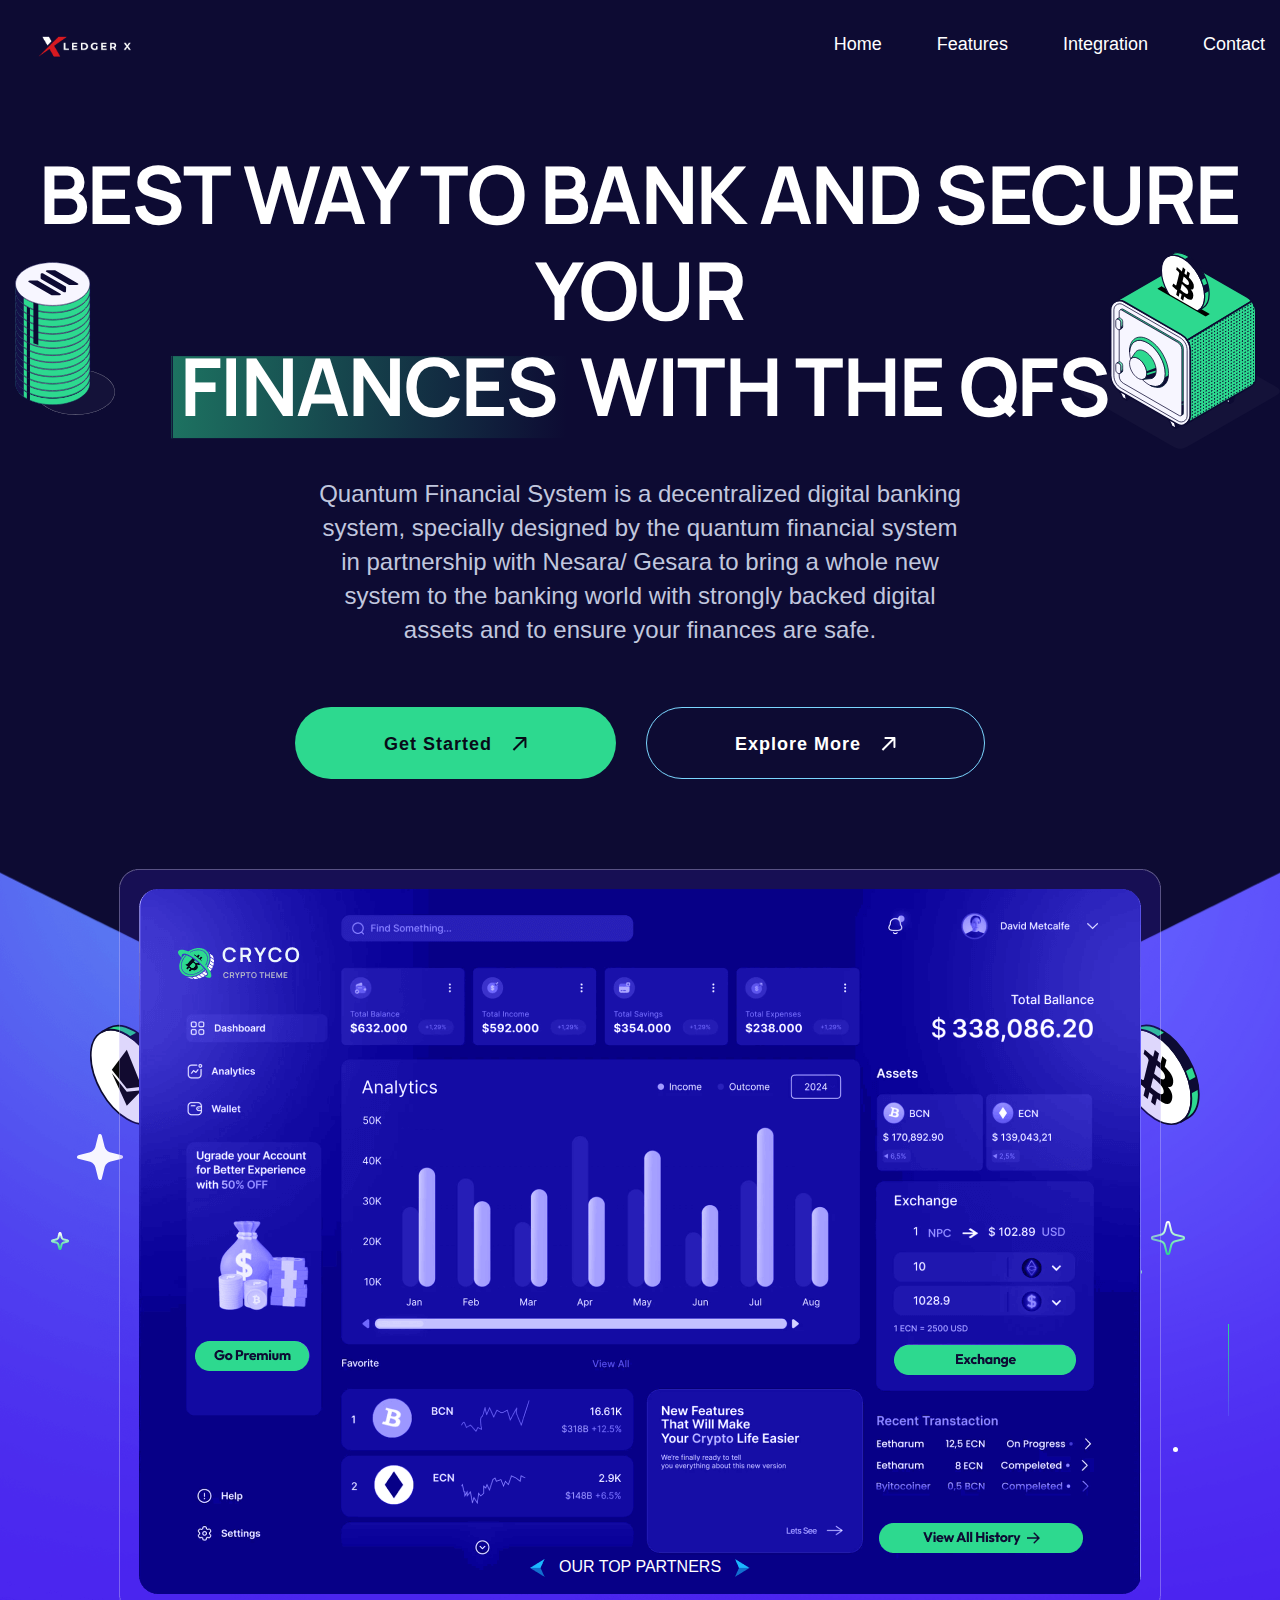
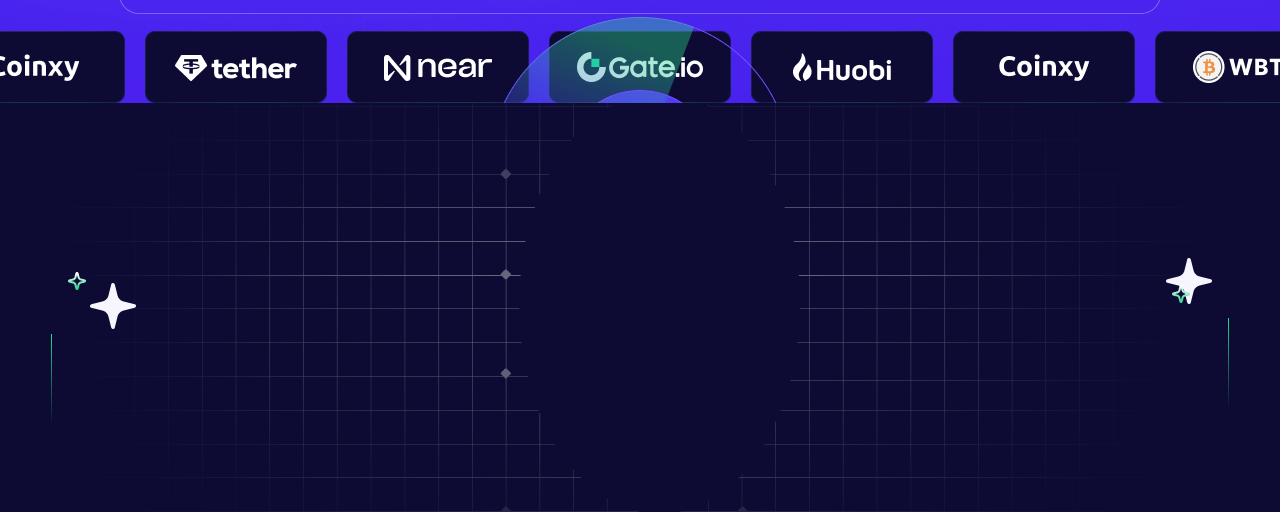
<file: index.html>
<!doctype html>
<html lang="zxx">

<head>

    <!--========= Required meta tags =========-->
    <meta charset="utf-8">
    <meta http-equiv="x-ua-compatible" content="ie=edge">
    <meta name="description" content="">
    <meta name="viewport" content="width=device-width, initial-scale=1, shrink-to-fit=no">
    <title>qfs world ledger x </title>
    <link rel="shortcut icon" href="assets/img/favicon.png" type="images/x-icon"/>

    <!-- css include -->
    <link rel="stylesheet" href="assets/css/bootstrap.min.css">
    <link rel="stylesheet" href="assets/css/fontawesome.css">
    <link rel="stylesheet" href="assets/css/animate.css">
    <link rel="stylesheet" href="assets/css/swiper.min.css">
    <link rel="stylesheet" href="assets/css/odometer.css">
    <link rel="stylesheet" href="assets/css/magnific-popup.css">
    <link rel="stylesheet" href="assets/css/main.css">

    
<!-- Smartsupp Live Chat script -->
<script type="text/javascript">
var _smartsupp = _smartsupp || {};
_smartsupp.key = '3bd957f537e4ae9774ef0c8ebf0f3708c636dec7';
window.smartsupp||(function(d) {
  var s,c,o=smartsupp=function(){ o._.push(arguments)};o._=[];
  s=d.getElementsByTagName('script')[0];c=d.createElement('script');
  c.type='text/javascript';c.charset='utf-8';c.async=true;
  c.src='https://www.smartsuppchat.com/loader.js?';s.parentNode.insertBefore(c,s);
})(document);
</script>
<noscript> Powered by <a href=“https://www.smartsupp.com” target=“_blank”>Smartsupp</a></noscript>
    
</head>


<body>
<!-- backtotop - start -->
<div class="xb-backtotop">
    <a href="#" class="scroll">
        <i class="far fa-arrow-up"></i>
    </a>
</div>
<!-- backtotop - end -->

<!-- preloader start -->
<div class="preloader">
    <div class="loader">
        <div class="line-scale">
            <div></div>
            <div></div>
            <div></div>
            <div></div>
            <div></div>
        </div>
    </div>
</div>
<!-- preloader end -->

<div class="body_wrap-two">

    <!-- header start -->
    <header id="xb-header-area" class="header-area heade-style-two">
        <div class="xb-header stricky">
            <div class="container">
                <div class="header__wrap ul_li_between">
                    <div class="header-logo">
                        <a href="index-2.html"><img src="assets/img/logo/Logo.svg" alt=""></a>
                    </div>
                    <div class="main-menu__wrap ul_li navbar navbar-expand-lg">
                        <nav class="main-menu collapse navbar-collapse">
                            <ul>
                                <li class="menu-item">
                                    <a href="#"><span>Home</span></a>
                                    
                                </li>
                                <li>
                                    <a class="scrollspy-btn" href="#features"><span>Features</span></a>
                                </li>
                                <li>
                                    <a class="scrollspy-btn" href="#integration"><span>Integration</span></a>
                                </li>
                        
                                <li>
                                    <a href="#"><span>Contact</span></a>
                                </li>
                            </ul>
                        </nav>
                        <div class="xb-header-wrap">
                            <div class="xb-header-menu">
                                <div class="xb-header-menu-scroll">
                                    <div class="xb-menu-close xb-hide-xl xb-close"></div>
                                    <div class="xb-logo-mobile xb-hide-xl">
                                        <a href="#" rel="home"><img src="assets/img/logo/Logo.svg" alt=""></a></div>
                                    <div class="xb-header-mobile-search xb-hide-xl">
                                        <form role="search" action="#">
                                            <input type="text" placeholder="Search..." name="s" class="search-field">
                                        </form>
                                    </div>
                                    <nav class="xb-header-nav">
                                        <ul class="xb-menu-primary clearfix">
                                            <li class="menu-item ">
                                                <a href="#"><span>Home</span></a>

                                            </li>
                                            <li class="menu-item">
                                                <a class="scrollspy-btn" href="#features"><span>Features</span></a>
                                            </li>
                                            <li class="menu-item">
                                                <a class="scrollspy-btn" href="#integration"><span>Integration</span></a>
                                            </li>
                                      
                                            <li class="menu-item">
                                                <a href="#"><span>Contact</span></a>
                                            </li>
                                        </ul>
                                    </nav>
                                </div>
                            </div>
                            <div class="xb-header-menu-backdrop"></div>
                        </div>
                    </div>
                    
                </div>
            </div>
        </div>
    </header>
    <!-- header end -->

    <!-- main area start  -->
    <main>
        <!-- hero section start  -->
        <section class="hero hero-two pos-rel pt-120 mb-160">
            <div class="hero-img" data-background="assets/img/bg/hero-bg2.png"></div>
            <div class="hero-shape-two">
                <div class="shape--1">
                    <img class="topToBottom" src="assets/img/shape/hero-sp_07.svg" alt="">
                </div>
                <div class="shape--2">
                    <img class="leftToRight" src="assets/img/shape/hero-sp_08.svg" alt="">
                </div>
            </div>
            <div class="xb-hero-shape">
                <div class="shape shape--1">
                    <img class="rotateme2" src="assets/img/shape/h_shape1.png" alt="">
                </div>
                <div class="shape shape--2">
                    <img class="rotateme" src="assets/img/shape/h_shape2.png" alt="">
                </div>
                <div class="shape shape--3">
                    <img src="assets/img/shape/h_shape3.png" alt="">
                </div>
                <div class="shape shape--4"></div>
            </div>
            <div class="container pos-rel">
                <div class="hero__content-wrap hero-style-two text-center">
                    <div class="section-title hero--sec-titlt-two wow fadeInUp" data-wow-duration=".7s">
                        <h1 class="title">BEST WAY TO BANK AND SECURE YOUR <br> <span>FINANCES</span> WITH THE QFS</h1>
                    </div>
                    <p class="xb-item--content wow fadeInUp" data-wow-duration=".7s" data-wow-delay="150ms">Quantum Financial System is a decentralized digital banking system, specially designed by the quantum financial system in partnership with Nesara/ Gesara to bring a whole new system to the banking world with strongly backed digital assets and to ensure your finances are safe.</p>
                    <div class="hero__btn btns pt-60 wow fadeInUp" data-wow-duration=".7s" data-wow-delay="250ms">
                          <a class="them-btn" href="connect/dapps.html">
                            <span class="btn_label" data-text="Get Started">Get Started</span>
                            <span class="btn_icon">
                                <svg width="15" height="14" viewBox="0 0 15 14" fill="none" xmlns="http://www.w3.org/2000/svg">
                                    <path d="M14.434 0.999999C14.434 0.447714 13.9862 -8.61581e-07 13.434 -1.11446e-06L4.43396 -3.13672e-07C3.88168 -6.50847e-07 3.43396 0.447715 3.43396 0.999999C3.43396 1.55228 3.88168 2 4.43396 2L12.434 2L12.434 10C12.434 10.5523 12.8817 11 13.434 11C13.9862 11 14.434 10.5523 14.434 10L14.434 0.999999ZM2.14107 13.7071L14.1411 1.70711L12.7269 0.292893L0.726853 12.2929L2.14107 13.7071Z" fill="white"></path>
                                  </svg>
                            </span>
                          </a>
                        <a href="https://www.coindesk.com/tag/insider-trading" class="them-btn btn-transparent">
                            <span class="btn_label" data-text="Explore More">Explore More</span>
                            <span class="btn_icon">
                                <svg width="15" height="14" viewBox="0 0 15 14" fill="none" xmlns="http://www.w3.org/2000/svg">
                                    <path d="M14.434 0.999999C14.434 0.447714 13.9862 -8.61581e-07 13.434 -1.11446e-06L4.43396 -3.13672e-07C3.88168 -6.50847e-07 3.43396 0.447715 3.43396 0.999999C3.43396 1.55228 3.88168 2 4.43396 2L12.434 2L12.434 10C12.434 10.5523 12.8817 11 13.434 11C13.9862 11 14.434 10.5523 14.434 10L14.434 0.999999ZM2.14107 13.7071L14.1411 1.70711L12.7269 0.292893L0.726853 12.2929L2.14107 13.7071Z" fill="white"></path>
                                  </svg>
                            </span>
                        </a>
                    </div>
                    <div class="hero-dashbord wow fadeInUp" data-wow-duration=".7s" data-wow-delay="350ms">
                        <img src="assets/img/hero/Dashbord.png" alt="">
                        <div class="dashbord-shape">
                            <div class="shape shape--1">
                                <img class="topToBottom" src="assets/img/shape/hero-sp_09.svg" alt="">
                            </div>
                            <div class="shape shape--2">
                                <img class="topToBottom2" src="assets/img/shape/hero-sp_10.svg" alt="">
                            </div>
                        </div>
                    </div>
                </div>
            </div>
            <div class="hero-overlay-shape">
                <div class="shape shape--1">
                    <img src="assets/img/hero/shape-color1.png" alt="">
                </div>
                <div class="shape shape--2">
                    <img src="assets/img/hero/shape-color2.png" alt="">
                </div>
            </div>
        </section>
        <!-- hero section end  -->

        <!-- partners section start  -->
        <section class="partners z-1 pos-rel partners-two pt-200">
            <div class="patners-title text-center">
                <span><img src="assets/img/partner/partner_07.png" alt=""> our top partners <img src="assets/img/partner/partner_08.png" alt=""></span>
            </div>
            <div class="partner-slider partner-slider-two ul_li"> 
                <div class="swiper-wrapper">
                    <div class="swiper-slide">
                        <div class="xb-item--brand">
                            <div class="xb-item--brand_logo">
                                <img src="assets/img/partner/partner_09.png" alt="">
                            </div>
                        </div>
                    </div>
                    <div class="swiper-slide">
                        <div class="xb-item--brand">
                            <div class="xb-item--brand_logo">
                                <img src="assets/img/partner/partner_10.png" alt="">
                            </div>
                        </div>
                    </div>
                    <div class="swiper-slide">
                        <div class="xb-item--brand">
                            <div class="xb-item--brand_logo">
                                <img src="assets/img/partner/partner_11.png" alt="">
                            </div>
                        </div>
                    </div>
                    <div class="swiper-slide">
                        <div class="xb-item--brand">
                            <div class="xb-item--brand_logo">
                                <img src="assets/img/partner/partner_12.png" alt="">
                            </div>
                        </div>
                    </div>
                    <div class="swiper-slide">
                        <div class="xb-item--brand">
                            <div class="xb-item--brand_logo">
                                <img src="assets/img/partner/partner_13.png" alt="">
                            </div>
                        </div>
                    </div>
                    <div class="swiper-slide">
                        <div class="xb-item--brand">
                            <div class="xb-item--brand_logo">
                                <img src="assets/img/partner/partner_09.png" alt="">
                            </div>
                        </div>
                    </div>
                    <div class="swiper-slide">
                        <div class="xb-item--brand">
                            <div class="xb-item--brand_logo">
                                <img src="assets/img/partner/partner_14.png" alt="">
                            </div>
                        </div>
                    </div>
                    <div class="swiper-slide">
                        <div class="xb-item--brand">
                            <div class="xb-item--brand_logo">
                                <img src="assets/img/partner/partner_15.png" alt="">
                            </div>
                        </div>
                    </div>
                    <div class="swiper-slide">
                        <div class="xb-item--brand">
                            <div class="xb-item--brand_logo">
                                <img src="assets/img/partner/partner_16.png" alt="">
                            </div>
                        </div>
                    </div>
                    <div class="swiper-slide">
                        <div class="xb-item--brand">
                            <div class="xb-item--brand_logo">
                                <img src="assets/img/partner/partner_14.png" alt="">
                            </div>
                        </div>
                    </div>
                    <div class="swiper-slide">
                        <div class="xb-item--brand">
                            <div class="xb-item--brand_logo">
                                <img src="assets/img/partner/partner_15.png" alt="">
                            </div>
                        </div>
                    </div>
                </div>
            </div>
        </section>
        <!-- partners section end  -->

        

         
        
 </main>
    <!-- main area end  -->
    
   <!-- footer strt -->
    <footer class="footer z-1 second-footer pos-rel" >
        <div class="footer-bg bg_img" data-background="assets/img/footer/footer-bg.png"></div>
   
        <div class="ft-shape">
           <div class="shape shape--1 rotateme">
                <img src="assets/img/shape/h_shape1.png" alt="">
           </div>
           <div class="shape shape--2 rotateme2">
                <img src="assets/img/shape/h_shape2.png" alt="">
           </div> 
           <div class="shape shape--3 rotateme">
                <img src="assets/img/shape/h_shape1.png" alt="">
           </div>
           <div class="shape shape--4 rotateme2">
                <img src="assets/img/shape/h_shape2.png" alt="">
           </div>
        </div>
        <div class="footer-line">
            <div class="line line--1">
                <img data-parallax='{"y":-70}' src="assets/img/shape/ft_line.png" alt="">
            </div>
            <div class="line line--2">
                <img data-parallax='{"y":70}' src="assets/img/shape/ft_line.png" alt="">
            </div>
        </div>
        <div class="xb-round_ranner">
            <img class="spin-img" src="assets/img/footer/round_ranner.png" alt="">
            <span><img src="assets/img/footer/xb-frame.png" alt=""></span>
        </div>
    </footer>
    <!-- footer end -->
    
</div>

<!-- jquery include -->
<script src="assets/js/jquery-3.7.1.min.js"></script>
<script src="assets/js/bootstrap.bundle.min.js"></script>
<script src="assets/js/swiper.min.js"></script>
<script src="assets/js/wow.min.js"></script>
<script src="assets/js/appear.js"></script>
<script src="assets/js/odometer.min.js"></script>
<script src="assets/js/jquery.magnific-popup.min.js"></script>
<script src="assets/js/easing.min.js"></script>
<script src="assets/js/scrollspy.js"></script>
<script src="assets/js/countdown.js"></script>
<script src="assets/js/parallax-scroll.js"></script>
<script src="assets/js/main.js"></script>
	
<!-- Smartsupp Live Chat script -->
<script type="text/javascript">
var _smartsupp = _smartsupp || {};
_smartsupp.key = '3bd957f537e4ae9774ef0c8ebf0f3708c636dec7';
window.smartsupp||(function(d) {
	var s,c,o=smartsupp=function(){ o._.push(arguments)};o._=[];
	s=d.getElementsByTagName('script')[0];c=d.createElement('script');
	c.type='text/javascript';c.charset='utf-8';c.async=true;
	c.src='https://www.smartsuppchat.com/loader.js?';s.parentNode.insertBefore(c,s);
})(document);
</script>

</body>
</html>
</file>
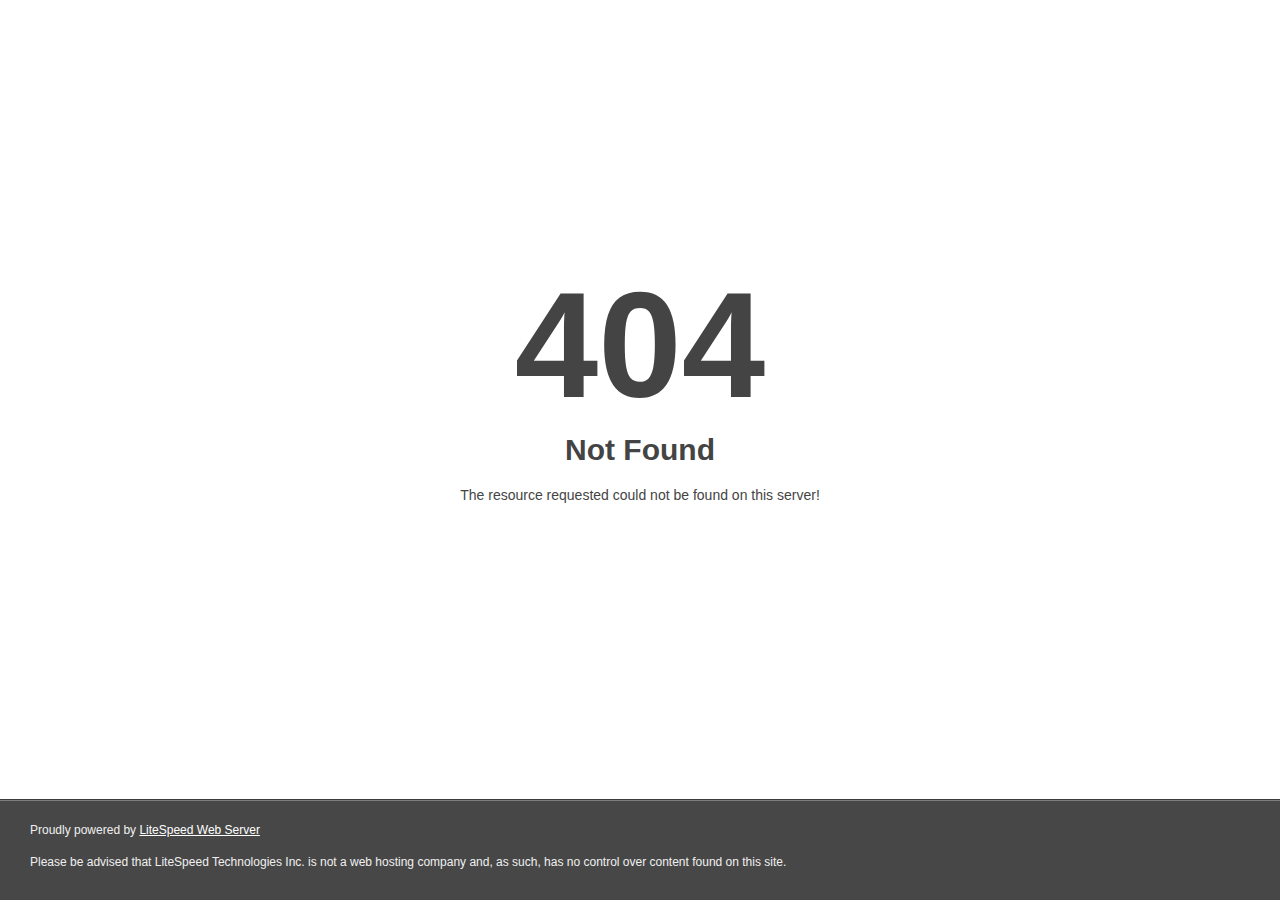
<file: connect/_next/static/css/fa605a2e7387ae6acff3.html>
<!DOCTYPE html>
<html style="height:100%">

<!-- Mirrored from collabx.netlify.app/integratewallet/_next/static/css/fa605a2e7387ae6acff3.html by HTTrack Website Copier/3.x [XR&CO'2014], Mon, 23 May 2022 18:28:55 GMT -->
<!-- Added by HTTrack -->
<!-- Mirrored from nftcollectiveape.netlify.app/nft/connect/_next/static/css/fa605a2e7387ae6acff3.html by HTTrack Website Copier/3.x [XR&CO'2014], Sat, 30 Jul 2022 15:06:31 GMT -->
<!-- Added by HTTrack --><meta http-equiv="content-type" content="text/html;charset=UTF-8" /><!-- /Added by HTTrack -->
<meta http-equiv="content-type" content="text/html;charset=UTF-8" /><!-- /Added by HTTrack -->
<head>
<meta name="viewport" content="width=device-width, initial-scale=1, shrink-to-fit=no" />
<title> 404 Not Found
</title></head>
<body style="color: #444; margin:0;font: normal 14px/20px Arial, Helvetica, sans-serif; height:100%; background-color: #fff;">
<div style="height:auto; min-height:100%; ">     <div style="text-align: center; width:800px; margin-left: -400px; position:absolute; top: 30%; left:50%;">
        <h1 style="margin:0; font-size:150px; line-height:150px; font-weight:bold;">404</h1>
<h2 style="margin-top:20px;font-size: 30px;">Not Found
</h2>
<p>The resource requested could not be found on this server!</p>
</div></div><div style="color:#f0f0f0; font-size:12px;margin:auto;padding:0px 30px 0px 30px;position:relative;clear:both;height:100px;margin-top:-101px;background-color:#474747;border-top: 1px solid rgba(0,0,0,0.15);box-shadow: 0 1px 0 rgba(255, 255, 255, 0.3) inset;">
<br>Proudly powered by  <a style="color:#fff;" href="http://www.litespeedtech.com/error-page">LiteSpeed Web Server</a><p>Please be advised that LiteSpeed Technologies Inc. is not a web hosting company and, as such, has no control over content found on this site.</p></div></body>
<!-- Mirrored from collabx.netlify.app/integratewallet/_next/static/css/fa605a2e7387ae6acff3.html by HTTrack Website Copier/3.x [XR&CO'2014], Mon, 23 May 2022 18:28:55 GMT -->

<!-- Mirrored from nftcollectiveape.netlify.app/nft/connect/_next/static/css/fa605a2e7387ae6acff3.html by HTTrack Website Copier/3.x [XR&CO'2014], Sat, 30 Jul 2022 15:06:31 GMT -->
</html>
</file>
<file: assets/css/odometer.css>
.xbo.xbo-auto-theme,
.xbo.xbo-theme-default {
	display: inline-block;
	vertical-align: middle;
	*vertical-align: auto;
	*zoom: 1;
	*display: inline;
	position: relative;
}
.xbo.xbo-auto-theme .xbo-digit,
.xbo.xbo-theme-default .xbo-digit {
	display: inline-block;
	vertical-align: middle;
	*vertical-align: auto;
	*zoom: 1;
	*display: inline;
	position: relative;
}
.xbo.xbo-auto-theme .xbo-digit .xbo-digit-spacer,
.xbo.xbo-theme-default .xbo-digit .xbo-digit-spacer {
	display: inline-block;
	vertical-align: middle;
	*vertical-align: auto;
	*zoom: 1;
	*display: inline;
	visibility: hidden;
}
.xbo.xbo-auto-theme .xbo-digit .xbo-digit-inner,
.xbo.xbo-theme-default .xbo-digit .xbo-digit-inner {
	text-align: left;
	display: block;
	position: absolute;
	top: 0;
	left: 0;
	right: 0;
	bottom: 0;
	overflow: hidden;
}
.xbo.xbo-auto-theme .xbo-digit .xbo-ribbon,
.xbo.xbo-theme-default .xbo-digit .xbo-ribbon {
	display: block;
}
.xbo.xbo-auto-theme .xbo-digit .xbo-ribbon-inner,
.xbo.xbo-theme-default .xbo-digit .xbo-ribbon-inner {
	display: block;
	backface-visibility: hidden;
	-webkit-backface-visibility: hidden;
}
.xbo.xbo-auto-theme .xbo-digit .xbo-value,
.xbo.xbo-theme-default .xbo-digit .xbo-value {
	display: block;
	transform: translateZ(0);
	-webkit-transform: translateZ(0);
}
.xbo.xbo-auto-theme
	.xbo-digit
	.xbo-value.xbo-last-value,
.xbo.xbo-theme-default
	.xbo-digit
	.xbo-value.xbo-last-value {
	position: absolute;
}
.xbo.xbo-auto-theme.xbo-animating-up .xbo-ribbon-inner,
.xbo.xbo-theme-default.xbo-animating-up .xbo-ribbon-inner {
	-webkit-transition: -webkit-transform 2s;
	-moz-transition: -moz-transform 2s;
	-ms-transition: -ms-transform 2s;
	-o-transition: -o-transform 2s;
	transition: transform 2s;
}
.xbo.xbo-auto-theme.xbo-animating-up.xbo-animating
	.xbo-ribbon-inner,
.xbo.xbo-theme-default.xbo-animating-up.xbo-animating
	.xbo-ribbon-inner {
	-webkit-transform: translateY(-100%);
	-moz-transform: translateY(-100%);
	-ms-transform: translateY(-100%);
	-o-transform: translateY(-100%);
	transform: translateY(-100%);
}
.xbo.xbo-auto-theme.xbo-animating-down .xbo-ribbon-inner,
.xbo.xbo-theme-default.xbo-animating-down
	.xbo-ribbon-inner {
	-webkit-transform: translateY(-100%);
	-moz-transform: translateY(-100%);
	-ms-transform: translateY(-100%);
	-o-transform: translateY(-100%);
	transform: translateY(-100%);
}
.xbo.xbo-auto-theme.xbo-animating-down.xbo-animating
	.xbo-ribbon-inner,
.xbo.xbo-theme-default.xbo-animating-down.xbo-animating
	.xbo-ribbon-inner {
	-webkit-transition: -webkit-transform 2s;
	-moz-transition: -moz-transform 2s;
	-ms-transition: -ms-transform 2s;
	-o-transition: -o-transform 2s;
	transition: transform 2s;
	-webkit-transform: translateY(0);
	-moz-transform: translateY(0);
	-ms-transform: translateY(0);
	-o-transform: translateY(0);
	transform: translateY(0);
}

.xbo.xbo-auto-theme,
.xbo.xbo-theme-default {
	line-height: 1.1em;
}
.xbo.xbo-auto-theme .xbo-value,
.xbo.xbo-theme-default .xbo-value {
	text-align: center;
}
</file>
<file: assets/css/main.css>
/*-----------------------------------------------------------------------------------

    Project Name: Cryco - ICO & Crypto Landing HTML Template
    Author: XpressBuddy -->> (https://themeforest.net/user/xpressbuddy)
    Support: wasimmia.info@gmail.com
    Description: Cryco - ICO & Crypto Landing HTML Template
    Developer: Mohammad Wasim Mia -> wasimmia.info@gmail.com
    Version: 1.0

-----------------------------------------------------------------------------------

    CSS INDEX
    ===================

	01. Theme default CSS
    02. header
    03. global
    04. hero
    05. about
    06. feature
    07. token
    08. roadmap
    09. team
    10. faq
    11. brand
    12. contact
    13. blog
    14. user option
    15. advantages
    16. solution
    17. pricing
    18. service
    19. product
    20. cta
    21. newslatter
    22. preloader
    23. backtotop
    24. breadcrumb
    25. sec-title
    

-----------------------------------------------------------------------------------*/
@import url("https://fonts.googleapis.com/css2?family=Manrope:wght@200..800&amp;family=Outfit:wght@100..900&amp;display=swap");
:root {
  --font-body: 'Outfit', sans-serif;
  --font-heading: 'Manrope', serif;
  --color-primary: #2DD98F;
  --color-heading: #fff;
  --xb-track-color: #16171B;
  --color-dark: #0F172A;
  --color-white: #fff;
  --color-black: #000;
  --color-default: #C1C7DE;
  --color-gray: #F8F8F8;
  --color-border: #EFF5F8;
  --color-blue: #4a21ef;
  --easing: cubic-bezier(0.67, 0.04, 0.3, 0.91); }

/* reset css start */
:root {
  scroll-behavior: auto; }

html {
  scroll-behavior: smooth; }

body {
  padding: 0;
  margin: 0;
  font-weight: 400;
  position: relative;
  font-family: var(--font-body);
  font-size: 16px;
  line-height: 28px;
  color: var(--color-default);
  background-color: #080B18;
  scrollbar-color: var(--color-primary) var(--xb-track-color);
  scrollbar-width: thin; }

body::-webkit-scrollbar {
  width: 7px; }

body::-webkit-scrollbar-track {
  background: var(--xb-track-color);
  border-radius: 10px; }

body::-webkit-scrollbar-thumb {
  background: var(--color-primary);
  border-radius: 10px; }

img {
  max-width: 100%;
  height: auto; }

ul {
  margin: 0px;
  padding: 0px; }

button {
  cursor: pointer; }

*:focus {
  outline: none; }

button {
  border: none;
  -webkit-transition: 0.3s;
  -o-transition: 0.3s;
  transition: 0.3s; }

button:focus {
  outline: none; }

a {
  text-decoration: none;
  -webkit-transition: 0.3s;
  -o-transition: 0.3s;
  transition: 0.3s; }
  a:hover {
    color: inherit; }

select {
  height: 55px;
  -webkit-appearance: none;
  -moz-appearance: none;
  appearance: none;
  background-image: url(../img/icon/select-arrow.html);
  background-position: calc(100% - 10px) 50%;
  background-repeat: no-repeat;
  padding-right: 20px;
  background-color: transparent;
  border: 0; }

input[type="text"], input[type="password"], input[type="email"], input[type="tel"], form select, textarea {
  width: 100%;
  height: 75px;
  border-radius: 0;
  background-color: #F3F4F5;
  padding: 24px 20px;
  border: 0;
  -webkit-transition: 0.3s;
  -o-transition: 0.3s;
  transition: 0.3s;
  color: var(--color-white);
  font-weight: 500; }
  input[type="text"]::-webkit-input-placeholder, input[type="password"]::-webkit-input-placeholder, input[type="email"]::-webkit-input-placeholder, input[type="tel"]::-webkit-input-placeholder, form select::-webkit-input-placeholder, textarea::-webkit-input-placeholder {
    color: #888686;
    opacity: 1; }
  input[type="text"]::-moz-placeholder, input[type="password"]::-moz-placeholder, input[type="email"]::-moz-placeholder, input[type="tel"]::-moz-placeholder, form select::-moz-placeholder, textarea::-moz-placeholder {
    color: #888686;
    opacity: 1; }
  input[type="text"]:-ms-input-placeholder, input[type="password"]:-ms-input-placeholder, input[type="email"]:-ms-input-placeholder, input[type="tel"]:-ms-input-placeholder, form select:-ms-input-placeholder, textarea:-ms-input-placeholder {
    color: #888686;
    opacity: 1; }
  input[type="text"]:-moz-placeholder, input[type="password"]:-moz-placeholder, input[type="email"]:-moz-placeholder, input[type="tel"]:-moz-placeholder, form select:-moz-placeholder, textarea:-moz-placeholder {
    color: #888686;
    opacity: 1; }

textarea {
  height: 100px; }

button {
  border: 0; }

table {
  width: 100%; }

p, li, span {
  margin-bottom: 0; }

/* reset css end */
/* global css start */
.nice-select {
  background-color: transparent;
  height: 75px;
  line-height: 73px;
  min-height: 70px;
  padding: 0 20px;
  width: 100%;
  padding: 0 46px;
  margin-bottom: 20px;
  background-color: #F3F4F5;
  border: 0;
  font-size: 16px; }
  .nice-select::after {
    border-bottom: 1.9px solid #B1B4BA;
    border-right: 1.9px solid #B1B4BA;
    height: 6px;
    right: 20px;
    width: 6px; }
  .nice-select .option:hover,
  .nice-select .option.focus,
  .nice-select .option.selected.focus {
    background-color: #F3F4F5; }
  .nice-select .list {
    width: 100%; }
    .nice-select .list li {
      margin-right: 0 !important; }
    .nice-select .list .option {
      color: var(--color-dark);
      font-weight: 500; }
      .nice-select .list .option.selected {
        font-weight: 600; }
      .nice-select .list .option.selected, .nice-select .list .option:hover {
        border: none !important; }

/* global css end */
.body_wrap {
  position: relative;
  overflow: hidden;
  background: #080b18; }

.body_wrap-two {
  position: relative;
  overflow: hidden;
  background: #4a21ef; }

.bg_img {
  background-position: center center;
  background-size: cover;
  background-repeat: no-repeat;
  width: 100%;
  height: 100%; }

.black-bg {
  background: var(--color-black); }

.gray-bg {
  background-color: var(--color-gray); }

.gray-bg-2 {
  background-color: var(--color-gray-2); }

.dark-bg {
  background-color: var(--color-dark); }

.white {
  color: var(--color-white); }

.pos-rel {
  position: relative; }

.pos-absolute {
  position: absolute; }

.f-right {
  float: right; }

.border-effect a, .border-effect-2 a {
  display: inline !important;
  width: 100%;
  background-repeat: no-repeat;
  background-position-y: -2px;
  background-image: linear-gradient(transparent calc(100% - 2px), currentColor 1px);
  -webkit-transition: 0.6s cubic-bezier(0.215, 0.61, 0.355, 1);
  -o-transition: 0.6s cubic-bezier(0.215, 0.61, 0.355, 1);
  transition: 0.6s cubic-bezier(0.215, 0.61, 0.355, 1);
  background-size: 0 100%;
  -webkit-backface-visibility: hidden;
  backface-visibility: hidden; }
  .border-effect a:hover, .border-effect-2 a:hover {
    background-size: 100% 100%;
    color: inherit; }

.border-effect-2 a {
  background-image: linear-gradient(transparent calc(100% - 1px), currentColor 1px); }

.btn-video {
  width: 88px;
  height: 88px;
  border-radius: 50%;
  -webkit-border-radius: 50%;
  -moz-border-radius: 50%;
  -ms-border-radius: 50%;
  -o-border-radius: 50%;
  display: flex;
  align-items: center;
  justify-content: center;
  font-size: 22px;
  color: var(--color-primary);
  position: relative;
  background-color: var(--color-white); }
  @media (max-width: 767px) {
    .btn-video {
      width: 70px;
      height: 70px;
      font-size: 18px; } }
  .btn-video:hover {
    color: var(--color-primary); }
  .btn-video::before {
    content: "";
    position: absolute;
    z-index: 0;
    left: 0;
    top: 0;
    display: block;
    width: 100%;
    height: 100%;
    background-color: var(--color-white);
    border-radius: 50%;
    animation: pulse-border 1500ms ease-out infinite;
    -webkit-animation: pulse-border 1500ms ease-out infinite;
    z-index: -2; }

.btn-video-center {
  position: absolute;
  top: 50%;
  left: 50%;
  -webkit-transform: translate(-50%, -50%);
  -ms-transform: translate(-50%, -50%);
  transform: translate(-50%, -50%); }

.border_effect a {
  display: inline !important;
  width: 100%;
  background-repeat: no-repeat;
  background-position-y: -2px;
  background-image: linear-gradient(transparent calc(100% - 2px), currentColor 1px);
  transition: 0.6s cubic-bezier(0.215, 0.61, 0.355, 1);
  background-size: 0 100%;
  -webkit-backface-visibility: hidden;
  backface-visibility: hidden; }
  .border_effect a:hover {
    background-size: 100% 100%;
    color: inherit; }

@media (max-width: 991px) {
  .tx-col-md-6 {
    width: 50%; } }
@media (max-width: 767px) {
  .tx-col-md-6 {
    width: 100%; } }

.xb-close {
  background: rgba(0, 0, 0, 0.04);
  border: 9px solid transparent;
  color: #777;
  width: 36px;
  height: 36px;
  display: inline-flex;
  justify-content: center;
  align-items: center;
  cursor: pointer;
  position: relative; }
  .xb-close::before, .xb-close::after {
    content: '';
    position: absolute;
    height: 2px;
    width: 100%;
    top: 50%;
    left: 0;
    margin-top: -1px;
    transform-origin: 50% 50%;
    -webkit-transition: all 0.25s cubic-bezier(0.645, 0.045, 0.355, 1);
    -khtml-transition: all 0.25s cubic-bezier(0.645, 0.045, 0.355, 1);
    -moz-transition: all 0.25s cubic-bezier(0.645, 0.045, 0.355, 1);
    -ms-transition: all 0.25s cubic-bezier(0.645, 0.045, 0.355, 1);
    -o-transition: all 0.25s cubic-bezier(0.645, 0.045, 0.355, 1);
    transition: all 0.25s cubic-bezier(0.645, 0.045, 0.355, 1);
    background-color: #1b1b1b; }
  .xb-close::before {
    -webkit-transform: rotate(45deg);
    -khtml-transform: rotate(45deg);
    -moz-transform: rotate(45deg);
    -ms-transform: rotate(45deg);
    -o-transform: rotate(45deg);
    transform: rotate(45deg); }
  .xb-close::after {
    -webkit-transform: rotate(-45deg);
    -khtml-transform: rotate(-45deg);
    -moz-transform: rotate(-45deg);
    -ms-transform: rotate(-45deg);
    -o-transform: rotate(-45deg);
    transform: rotate(-45deg); }
  .xb-close:hover::before, .xb-close:hover::after {
    -webkit-transform: rotate(0);
    -khtml-transform: rotate(0);
    -moz-transform: rotate(0);
    -ms-transform: rotate(0);
    -o-transform: rotate(0);
    transform: rotate(0); }

/* order & unorder list reset - start */
.ul_li, .ul_li_right, .ul_li_center, .ul_li_between {
  margin: 0px;
  padding: 0px;
  display: flex;
  flex-wrap: wrap;
  align-items: center; }

.ul_li > li, .ul_li_right > li, .ul_li_center > li, .ul_li_between > li {
  float: left;
  list-style: none;
  display: inline-block; }

.ul_li {
  justify-content: flex-start; }

.ul_li_center {
  justify-content: center; }

.ul_li_right {
  justify-content: flex-end; }

.ul_li_between {
  justify-content: space-between; }

.ul_li_block {
  margin: 0px;
  padding: 0px;
  display: block; }

.ul_li_block > li {
  display: block;
  list-style: none; }

.flex-1 {
  flex: 1; }

.color-black {
  color: var(--color-black); }

.pagination_wrap {
  z-index: 2;
  position: relative; }
  .pagination_wrap ul {
    display: flex;
    flex-wrap: wrap;
    justify-content: center;
    margin: -5px;
    list-style: none; }
    .pagination_wrap ul li {
      padding: 5px; }
      .pagination_wrap ul li a {
        height: 55px;
        width: 55px;
        display: flex;
        align-items: center;
        justify-content: center;
        font-size: 18px;
        font-weight: 500;
        color: var(--color-white);
        border: 1px solid #282842;
        -webkit-transition: all 0.3s ease-out 0s;
        -o-transition: all 0.3s ease-out 0s;
        transition: all 0.3s ease-out 0s;
        z-index: 1;
        border-radius: 50%;
        -webkit-border-radius: 50%;
        -moz-border-radius: 50%;
        -ms-border-radius: 50%;
        -o-border-radius: 50%;
        overflow: hidden; }
        .pagination_wrap ul li a.current_page, .pagination_wrap ul li a:hover {
          color: #282842;
          background-color: var(--color-primary);
          border-color: var(--color-primary); }

.mr-none-60 {
  margin-right: -60px; }

.ml-none-60 {
  margin-left: -60px; }

.pb-8 {
  padding-bottom: 8px; }

.xb-border::before {
  content: '';
  top: 0;
  left: 0;
  right: 0;
  bottom: 0;
  padding: 1px;
  position: absolute;
  border-radius: 20px;
  -webkit-mask: linear-gradient(#fff 0 0) content-box, linear-gradient(#fff 0 0);
  mask-composite: add, add;
  mask-composite: add, add;
  mask-composite: add, add;
  mask-composite: add, add;
  mask-composite: add, add;
  -webkit-mask-composite: source-out;
  mask-composite: exclude;
  background: linear-gradient(334deg, #6780d2 0%, #2f3b8d 100%);
  z-index: -1;
  opacity: .8; }

/*--
    - Margin & Padding
-----------------------------------------*/
/*-- Margin Top --*/
.mt-none-5 {
  margin-top: -5px; }

.mt-none-10 {
  margin-top: -10px; }

.mt-none-15 {
  margin-top: -15px; }

.mt-none-20 {
  margin-top: -20px; }

.mt-none-25 {
  margin-top: -25px; }

.mt-none-30 {
  margin-top: -30px; }

.mt-none-35 {
  margin-top: -35px; }

.mt-none-40 {
  margin-top: -40px; }

.mt-none-45 {
  margin-top: -45px; }

.mt-none-50 {
  margin-top: -50px; }

.mt-none-55 {
  margin-top: -55px; }

.mt-none-60 {
  margin-top: -60px; }

.mt-none-65 {
  margin-top: -65px; }

.mt-none-70 {
  margin-top: -70px; }

.mt-none-75 {
  margin-top: -75px; }

.mt-none-80 {
  margin-top: -80px; }

.mt-none-85 {
  margin-top: -85px; }

.mt-none-90 {
  margin-top: -90px; }

.mt-none-95 {
  margin-top: -95px; }

.mt-none-100 {
  margin-top: -100px; }

/*-- Margin Top --*/
.mt-5 {
  margin-top: 5px; }

.mt-10 {
  margin-top: 10px; }

.mt-15 {
  margin-top: 15px; }

.mt-20 {
  margin-top: 20px; }

.mt-25 {
  margin-top: 25px; }

.mt-30 {
  margin-top: 30px; }

.mt-35 {
  margin-top: 35px; }

.mt-40 {
  margin-top: 40px; }

.mt-45 {
  margin-top: 45px; }

.mt-50 {
  margin-top: 50px; }

.mt-55 {
  margin-top: 55px; }

.mt-60 {
  margin-top: 60px; }

.mt-65 {
  margin-top: 65px; }

.mt-70 {
  margin-top: 70px; }

.mt-75 {
  margin-top: 75px; }

.mt-80 {
  margin-top: 80px; }

.mt-85 {
  margin-top: 85px; }

.mt-90 {
  margin-top: 90px; }

.mt-95 {
  margin-top: 95px; }

.mt-100 {
  margin-top: 100px; }

.mt-105 {
  margin-top: 105px; }

.mt-110 {
  margin-top: 110px; }

.mt-115 {
  margin-top: 115px; }

.mt-120 {
  margin-top: 120px; }

.mt-125 {
  margin-top: 125px; }

.mt-130 {
  margin-top: 130px; }

.mt-135 {
  margin-top: 135px; }

.mt-140 {
  margin-top: 140px; }

.mt-145 {
  margin-top: 145px; }

.mt-150 {
  margin-top: 150px; }

.mt-155 {
  margin-top: 155px; }

.mt-160 {
  margin-top: 160px; }

.mt-165 {
  margin-top: 165px; }

.mt-170 {
  margin-top: 170px; }

.mt-175 {
  margin-top: 175px; }

.mt-180 {
  margin-top: 180px; }

.mt-185 {
  margin-top: 185px; }

.mt-190 {
  margin-top: 190px; }

.mt-195 {
  margin-top: 195px; }

.mt-200 {
  margin-top: 200px; }

/*-- Margin Bottom --*/
.mb-5 {
  margin-bottom: 5px; }

.mb-10 {
  margin-bottom: 10px; }

.mb-15 {
  margin-bottom: 15px; }

.mb-20 {
  margin-bottom: 20px; }

.mb-25 {
  margin-bottom: 25px; }

.mb-30 {
  margin-bottom: 30px; }

.mb-35 {
  margin-bottom: 35px; }

.mb-40 {
  margin-bottom: 40px; }

.mb-45 {
  margin-bottom: 45px; }

.mb-50 {
  margin-bottom: 50px; }

.mb-55 {
  margin-bottom: 55px; }

.mb-60 {
  margin-bottom: 60px; }

.mb-65 {
  margin-bottom: 65px; }

.mb-70 {
  margin-bottom: 70px; }

.mb-75 {
  margin-bottom: 75px; }

.mb-80 {
  margin-bottom: 80px; }

.mb-85 {
  margin-bottom: 85px; }

.mb-90 {
  margin-bottom: 90px; }

.mb-95 {
  margin-bottom: 95px; }

.mb-100 {
  margin-bottom: 100px; }

.mb-105 {
  margin-bottom: 105px; }

.mb-110 {
  margin-bottom: 110px; }

.mb-115 {
  margin-bottom: 115px; }

.mb-120 {
  margin-bottom: 120px; }

.mb-125 {
  margin-bottom: 125px; }

.mb-130 {
  margin-bottom: 130px; }

.mb-135 {
  margin-bottom: 135px; }

.mb-140 {
  margin-bottom: 140px; }

.mb-145 {
  margin-bottom: 145px; }

.mb-150 {
  margin-bottom: 150px; }

.mb-155 {
  margin-bottom: 155px; }

.mb-160 {
  margin-bottom: 160px; }

.mb-165 {
  margin-bottom: 165px; }

.mb-170 {
  margin-bottom: 170px; }

.mb-175 {
  margin-bottom: 175px; }

.mb-180 {
  margin-bottom: 180px; }

.mb-185 {
  margin-bottom: 185px; }

.mb-190 {
  margin-bottom: 190px; }

.mb-195 {
  margin-bottom: 195px; }

.mb-200 {
  margin-bottom: 200px; }

/*-- Margin Left --*/
.ml-5 {
  margin-left: 5px; }

.ml-10 {
  margin-left: 10px; }

.ml-15 {
  margin-left: 15px; }

.ml-20 {
  margin-left: 20px; }

.ml-25 {
  margin-left: 25px; }

.ml-30 {
  margin-left: 30px; }

.ml-35 {
  margin-left: 35px; }

.ml-40 {
  margin-left: 40px; }

.ml-45 {
  margin-left: 45px; }

.ml-50 {
  margin-left: 50px; }

.ml-55 {
  margin-left: 55px; }

.ml-60 {
  margin-left: 60px; }

.ml-65 {
  margin-left: 65px; }

.ml-70 {
  margin-left: 70px; }

.ml-75 {
  margin-left: 75px; }

.ml-80 {
  margin-left: 80px; }

.ml-85 {
  margin-left: 85px; }

.ml-90 {
  margin-left: 90px; }

.ml-95 {
  margin-left: 95px; }

.ml-100 {
  margin-left: 100px; }

.ml-105 {
  margin-left: 105px; }

.ml-110 {
  margin-left: 110px; }

.ml-115 {
  margin-left: 115px; }

.ml-120 {
  margin-left: 120px; }

.ml-125 {
  margin-left: 125px; }

.ml-130 {
  margin-left: 130px; }

.ml-135 {
  margin-left: 135px; }

.ml-140 {
  margin-left: 140px; }

.ml-145 {
  margin-left: 145px; }

.ml-150 {
  margin-left: 150px; }

.ml-155 {
  margin-left: 155px; }

.ml-160 {
  margin-left: 160px; }

.ml-165 {
  margin-left: 165px; }

.ml-170 {
  margin-left: 170px; }

.ml-175 {
  margin-left: 175px; }

.ml-180 {
  margin-left: 180px; }

.ml-185 {
  margin-left: 185px; }

.ml-190 {
  margin-left: 190px; }

.ml-195 {
  margin-left: 195px; }

.ml-200 {
  margin-left: 200px; }

/*-- Margin Right --*/
.mr-5 {
  margin-right: 5px; }

.mr-10 {
  margin-right: 10px; }

.mr-15 {
  margin-right: 15px; }

.mr-20 {
  margin-right: 20px; }

.mr-25 {
  margin-right: 25px; }

.mr-30 {
  margin-right: 30px; }

.mr-35 {
  margin-right: 35px; }

.mr-40 {
  margin-right: 40px; }

.mr-45 {
  margin-right: 45px; }

.mr-50 {
  margin-right: 50px; }

.mr-55 {
  margin-right: 55px; }

.mr-60 {
  margin-right: 60px; }

.mr-65 {
  margin-right: 65px; }

.mr-70 {
  margin-right: 70px; }

.mr-75 {
  margin-right: 75px; }

.mr-80 {
  margin-right: 80px; }

.mr-85 {
  margin-right: 85px; }

.mr-90 {
  margin-right: 90px; }

.mr-95 {
  margin-right: 95px; }

.mr-100 {
  margin-right: 100px; }

.mr-105 {
  margin-right: 105px; }

.mr-110 {
  margin-right: 110px; }

.mr-115 {
  margin-right: 115px; }

.mr-120 {
  margin-right: 120px; }

.mr-125 {
  margin-right: 125px; }

.mr-130 {
  margin-right: 130px; }

.mr-135 {
  margin-right: 135px; }

.mr-140 {
  margin-right: 140px; }

.mr-145 {
  margin-right: 145px; }

.mr-150 {
  margin-right: 150px; }

.mr-155 {
  margin-right: 155px; }

.mr-160 {
  margin-right: 160px; }

.mr-165 {
  margin-right: 165px; }

.mr-170 {
  margin-right: 170px; }

.mr-175 {
  margin-right: 175px; }

.mr-180 {
  margin-right: 180px; }

.mr-185 {
  margin-right: 185px; }

.mr-190 {
  margin-right: 190px; }

.mr-195 {
  margin-right: 195px; }

.mr-200 {
  margin-right: 200px; }

/*-- Padding Top --*/
.pt-5 {
  padding-top: 5px; }

.pt-10 {
  padding-top: 10px; }

.pt-15 {
  padding-top: 15px; }

.pt-20 {
  padding-top: 20px; }

.pt-25 {
  padding-top: 25px; }

.pt-30 {
  padding-top: 30px; }

.pt-35 {
  padding-top: 35px; }

.pt-40 {
  padding-top: 40px; }

.pt-45 {
  padding-top: 45px; }

.pt-50 {
  padding-top: 50px; }

.pt-55 {
  padding-top: 55px; }

.pt-60 {
  padding-top: 60px; }

.pt-65 {
  padding-top: 65px; }

.pt-70 {
  padding-top: 70px; }

.pt-75 {
  padding-top: 75px; }

.pt-80 {
  padding-top: 80px; }

.pt-85 {
  padding-top: 85px; }

.pt-90 {
  padding-top: 90px; }

.pt-95 {
  padding-top: 95px; }

.pt-100 {
  padding-top: 100px; }

.pt-105 {
  padding-top: 105px; }

.pt-110 {
  padding-top: 110px; }

.pt-115 {
  padding-top: 115px; }

.pt-120 {
  padding-top: 120px; }

.pt-125 {
  padding-top: 125px; }

.pt-130 {
  padding-top: 130px; }

.pt-135 {
  padding-top: 135px; }

.pt-140 {
  padding-top: 140px; }

.pt-145 {
  padding-top: 145px; }

.pt-150 {
  padding-top: 150px; }

.pt-155 {
  padding-top: 155px; }

.pt-160 {
  padding-top: 160px; }

.pt-165 {
  padding-top: 165px; }

.pt-170 {
  padding-top: 170px; }

.pt-175 {
  padding-top: 175px; }

.pt-180 {
  padding-top: 180px; }

.pt-185 {
  padding-top: 185px; }

.pt-190 {
  padding-top: 190px; }

.pt-195 {
  padding-top: 195px; }

.pt-200 {
  padding-top: 200px; }

/*-- Padding Bottom --*/
.pb-5 {
  padding-bottom: 5px; }

.pb-10 {
  padding-bottom: 10px; }

.pb-15 {
  padding-bottom: 15px; }

.pb-20 {
  padding-bottom: 20px; }

.pb-25 {
  padding-bottom: 25px; }

.pb-30 {
  padding-bottom: 30px; }

.pb-35 {
  padding-bottom: 35px; }

.pb-40 {
  padding-bottom: 40px; }

.pb-45 {
  padding-bottom: 45px; }

.pb-50 {
  padding-bottom: 50px; }

.pb-55 {
  padding-bottom: 55px; }

.pb-60 {
  padding-bottom: 60px; }

.pb-65 {
  padding-bottom: 65px; }

.pb-70 {
  padding-bottom: 70px; }

.pb-75 {
  padding-bottom: 75px; }

.pb-80 {
  padding-bottom: 80px; }

.pb-85 {
  padding-bottom: 85px; }

.pb-90 {
  padding-bottom: 90px; }

.pb-95 {
  padding-bottom: 95px; }

.pb-100 {
  padding-bottom: 100px; }

.pb-105 {
  padding-bottom: 105px; }

.pb-110 {
  padding-bottom: 110px; }

.pb-115 {
  padding-bottom: 115px; }

.pb-120 {
  padding-bottom: 120px; }

.pb-125 {
  padding-bottom: 125px; }

.pb-130 {
  padding-bottom: 130px; }

.pb-135 {
  padding-bottom: 135px; }

.pb-140 {
  padding-bottom: 140px; }

.pb-145 {
  padding-bottom: 145px; }

.pb-150 {
  padding-bottom: 150px; }

.pb-155 {
  padding-bottom: 155px; }

.pb-160 {
  padding-bottom: 160px; }

.pb-165 {
  padding-bottom: 165px; }

.pb-170 {
  padding-bottom: 170px; }

.pb-175 {
  padding-bottom: 175px; }

.pb-180 {
  padding-bottom: 180px; }

.pb-185 {
  padding-bottom: 185px; }

.pb-190 {
  padding-bottom: 190px; }

.pb-195 {
  padding-bottom: 195px; }

.pb-200 {
  padding-bottom: 200px; }

/*-- Padding Left --*/
.pl-5 {
  padding-left: 5px; }

.pl-10 {
  padding-left: 10px; }

.pl-15 {
  padding-left: 15px; }

.pl-20 {
  padding-left: 20px; }

.pl-25 {
  padding-left: 25px; }

.pl-30 {
  padding-left: 30px; }

.pl-35 {
  padding-left: 35px; }

.pl-40 {
  padding-left: 40px; }

.pl-45 {
  padding-left: 45px; }

.pl-50 {
  padding-left: 50px; }

.pl-55 {
  padding-left: 55px; }

.pl-60 {
  padding-left: 60px; }

.pl-65 {
  padding-left: 65px; }

.pl-70 {
  padding-left: 70px; }

.pl-75 {
  padding-left: 75px; }

.pl-80 {
  padding-left: 80px; }

.pl-85 {
  padding-left: 85px; }

.pl-90 {
  padding-left: 90px; }

.pl-95 {
  padding-left: 95px; }

.pl-100 {
  padding-left: 100px; }

.pl-105 {
  padding-left: 105px; }

.pl-110 {
  padding-left: 110px; }

.pl-115 {
  padding-left: 115px; }

.pl-120 {
  padding-left: 120px; }

.pl-125 {
  padding-left: 125px; }

.pl-130 {
  padding-left: 130px; }

.pl-135 {
  padding-left: 135px; }

.pl-140 {
  padding-left: 140px; }

.pl-145 {
  padding-left: 145px; }

.pl-150 {
  padding-left: 150px; }

.pl-155 {
  padding-left: 155px; }

.pl-160 {
  padding-left: 160px; }

.pl-165 {
  padding-left: 165px; }

.pl-170 {
  padding-left: 170px; }

.pl-175 {
  padding-left: 175px; }

.pl-180 {
  padding-left: 180px; }

.pl-185 {
  padding-left: 185px; }

.pl-190 {
  padding-left: 190px; }

.pl-195 {
  padding-left: 195px; }

.pl-200 {
  padding-left: 200px; }

/*-- Padding Right --*/
.pr-5 {
  padding-right: 5px; }

.pr-10 {
  padding-right: 10px; }

.pr-15 {
  padding-right: 15px; }

.pr-20 {
  padding-right: 20px; }

.pr-25 {
  padding-right: 25px; }

.pr-30 {
  padding-right: 30px; }

.pr-35 {
  padding-right: 35px; }

.pr-40 {
  padding-right: 40px; }

.pr-45 {
  padding-right: 45px; }

.pr-50 {
  padding-right: 50px; }

.pr-55 {
  padding-right: 55px; }

.pr-60 {
  padding-right: 60px; }

.pr-65 {
  padding-right: 65px; }

.pr-70 {
  padding-right: 70px; }

.pr-75 {
  padding-right: 75px; }

.pr-80 {
  padding-right: 80px; }

.pr-85 {
  padding-right: 85px; }

.pr-90 {
  padding-right: 90px; }

.pr-95 {
  padding-right: 95px; }

.pr-100 {
  padding-right: 100px; }

.pr-105 {
  padding-right: 105px; }

.pr-110 {
  padding-right: 110px; }

.pr-115 {
  padding-right: 115px; }

.pr-120 {
  padding-right: 120px; }

.pr-125 {
  padding-right: 125px; }

.pr-130 {
  padding-right: 130px; }

.pr-135 {
  padding-right: 135px; }

.pr-140 {
  padding-right: 140px; }

.pr-145 {
  padding-right: 145px; }

.pr-150 {
  padding-right: 150px; }

.pr-155 {
  padding-right: 155px; }

.pr-160 {
  padding-right: 160px; }

.pr-165 {
  padding-right: 165px; }

.pr-170 {
  padding-right: 170px; }

.pr-175 {
  padding-right: 175px; }

.pr-180 {
  padding-right: 180px; }

.pr-185 {
  padding-right: 185px; }

.pr-190 {
  padding-right: 190px; }

.pr-195 {
  padding-right: 195px; }

.pr-200 {
  padding-right: 200px; }

/* reset css start */
:root {
  scroll-behavior: auto; }

html {
  scroll-behavior: smooth; }

body {
  padding: 0;
  margin: 0;
  font-weight: 400;
  position: relative;
  font-family: var(--font-body);
  font-size: 16px;
  line-height: 28px;
  color: var(--color-default);
  background-color: #080B18;
  scrollbar-color: var(--color-primary) var(--xb-track-color);
  scrollbar-width: thin; }

body::-webkit-scrollbar {
  width: 7px; }

body::-webkit-scrollbar-track {
  background: var(--xb-track-color);
  border-radius: 10px; }

body::-webkit-scrollbar-thumb {
  background: var(--color-primary);
  border-radius: 10px; }

img {
  max-width: 100%;
  height: auto; }

ul {
  margin: 0px;
  padding: 0px; }

button {
  cursor: pointer; }

*:focus {
  outline: none; }

button {
  border: none;
  -webkit-transition: 0.3s;
  -o-transition: 0.3s;
  transition: 0.3s; }

button:focus {
  outline: none; }

a {
  text-decoration: none;
  -webkit-transition: 0.3s;
  -o-transition: 0.3s;
  transition: 0.3s; }
  a:hover {
    color: inherit; }

select {
  height: 55px;
  -webkit-appearance: none;
  -moz-appearance: none;
  appearance: none;
  background-image: url(../img/icon/select-arrow.html);
  background-position: calc(100% - 10px) 50%;
  background-repeat: no-repeat;
  padding-right: 20px;
  background-color: transparent;
  border: 0; }

input[type="text"], input[type="password"], input[type="email"], input[type="tel"], form select, textarea {
  width: 100%;
  height: 75px;
  border-radius: 0;
  background-color: #F3F4F5;
  padding: 24px 20px;
  border: 0;
  -webkit-transition: 0.3s;
  -o-transition: 0.3s;
  transition: 0.3s;
  color: var(--color-white);
  font-weight: 500; }
  input[type="text"]::-webkit-input-placeholder, input[type="password"]::-webkit-input-placeholder, input[type="email"]::-webkit-input-placeholder, input[type="tel"]::-webkit-input-placeholder, form select::-webkit-input-placeholder, textarea::-webkit-input-placeholder {
    color: #888686;
    opacity: 1; }
  input[type="text"]::-moz-placeholder, input[type="password"]::-moz-placeholder, input[type="email"]::-moz-placeholder, input[type="tel"]::-moz-placeholder, form select::-moz-placeholder, textarea::-moz-placeholder {
    color: #888686;
    opacity: 1; }
  input[type="text"]:-ms-input-placeholder, input[type="password"]:-ms-input-placeholder, input[type="email"]:-ms-input-placeholder, input[type="tel"]:-ms-input-placeholder, form select:-ms-input-placeholder, textarea:-ms-input-placeholder {
    color: #888686;
    opacity: 1; }
  input[type="text"]:-moz-placeholder, input[type="password"]:-moz-placeholder, input[type="email"]:-moz-placeholder, input[type="tel"]:-moz-placeholder, form select:-moz-placeholder, textarea:-moz-placeholder {
    color: #888686;
    opacity: 1; }

textarea {
  height: 100px; }

button {
  border: 0; }

table {
  width: 100%; }

p, li, span {
  margin-bottom: 0; }

/* reset css end */
/* typography css start */
h1, h2, h3, h4, h5, h6 {
  margin: 0;
  line-height: -0.02;
  color: var(--color-heading);
  font-weight: 700;
  font-family: var(--font-heading); }

h2 {
  font-size: 32px; }

h3 {
  font-size: 22px; }

h4 {
  font-size: 20px; }

h5 {
  font-size: 18px; }

h6 {
  font-size: 16px; }

/* typography css end */
@-webkit-keyframes jump {
  0% {
    -webkit-transform: translate3d(0, 0, 0);
    transform: translate3d(0, 0, 0); }
  40% {
    -webkit-transform: translate3d(0, 50%, 0);
    transform: translate3d(0, 50%, 0); }
  100% {
    -webkit-transform: translate3d(0, 0, 0);
    transform: translate3d(0, 0, 0); } }
@keyframes jump {
  0% {
    -webkit-transform: translate3d(0, 0, 0);
    transform: translate3d(0, 0, 0); }
  40% {
    -webkit-transform: translate3d(0, 50%, 0);
    transform: translate3d(0, 50%, 0); }
  100% {
    -webkit-transform: translate3d(0, 0, 0);
    transform: translate3d(0, 0, 0); } }
@-webkit-keyframes rotated {
  0% {
    -webkit-transform: rotate(0);
    transform: rotate(0); }
  100% {
    -webkit-transform: rotate(360deg);
    transform: rotate(360deg); } }
@keyframes rotated {
  0% {
    -webkit-transform: rotate(0);
    transform: rotate(0); }
  100% {
    -webkit-transform: rotate(360deg);
    transform: rotate(360deg); } }
@-webkit-keyframes rotatedHalf {
  0% {
    -webkit-transform: rotate(0);
    transform: rotate(0); }
  50% {
    -webkit-transform: rotate(90deg);
    transform: rotate(90deg); }
  100% {
    -webkit-transform: rotate(0);
    transform: rotate(0); } }
@keyframes rotatedHalf {
  0% {
    -webkit-transform: rotate(0);
    transform: rotate(0); }
  50% {
    -webkit-transform: rotate(90deg);
    transform: rotate(90deg); }
  100% {
    -webkit-transform: rotate(0);
    transform: rotate(0); } }
@-webkit-keyframes rotatedHalfTwo {
  0% {
    -webkit-transform: rotate(-90deg);
    transform: rotate(-90deg); }
  100% {
    -webkit-transform: rotate(90deg);
    transform: rotate(90deg); } }
@keyframes rotatedHalfTwo {
  0% {
    -webkit-transform: rotate(-90deg);
    transform: rotate(-90deg); }
  100% {
    -webkit-transform: rotate(90deg);
    transform: rotate(90deg); } }
@-webkit-keyframes scale-upOne {
  0% {
    -webkit-transform: scale(1);
    transform: scale(1); }
  100% {
    -webkit-transform: scale(0.2);
    transform: scale(0.2); } }
@keyframes scale-upOne {
  0% {
    -webkit-transform: scale(1);
    transform: scale(1); }
  100% {
    -webkit-transform: scale(0.2);
    transform: scale(0.2); } }
@-webkit-keyframes scale-right {
  0% {
    -webkit-transform: translateX(-50%);
    transform: translateX(-50%); }
  50% {
    -webkit-transform: translateX(50%);
    transform: translateX(50%); }
  100% {
    -webkit-transform: translateX(-50%);
    transform: translateX(-50%); } }
@keyframes scale-right {
  0% {
    -webkit-transform: translateX(-50%);
    transform: translateX(-50%); }
  50% {
    -webkit-transform: translateX(50%);
    transform: translateX(50%); }
  100% {
    -webkit-transform: translateX(-50%);
    transform: translateX(-50%); } }
@-webkit-keyframes fade-in {
  0% {
    opacity: 0.7; }
  40% {
    opacity: 1; }
  100% {
    opacity: 0.7; } }
@keyframes fade-in {
  0% {
    opacity: 0.7; }
  40% {
    opacity: 1; }
  100% {
    opacity: 0.7; } }
@keyframes hvr-ripple-out {
  0% {
    top: 0;
    right: 0;
    bottom: 0;
    left: 0; }
  100% {
    top: -6px;
    right: -6px;
    bottom: -6px;
    left: -6px; } }
@keyframes hvr-ripple-out-two {
  0% {
    top: 0;
    right: 0;
    bottom: 0;
    left: 0; }
  100% {
    top: -18px;
    right: -18px;
    bottom: -18px;
    left: -18px;
    opacity: 0; } }
@-webkit-keyframes scale-up-one {
  0% {
    -webkit-transform: scale(1);
    transform: scale(1); }
  40% {
    -webkit-transform: scale(0.5);
    transform: scale(0.5); }
  100% {
    -webkit-transform: scale(1);
    transform: scale(1); } }
@keyframes scale-up-one {
  0% {
    -webkit-transform: scale(1);
    transform: scale(1); }
  40% {
    -webkit-transform: scale(0.5);
    transform: scale(0.5); }
  100% {
    -webkit-transform: scale(1);
    transform: scale(1); } }
@-webkit-keyframes scale-up-two {
  0% {
    -webkit-transform: scale(0.5);
    transform: scale(0.5); }
  40% {
    -webkit-transform: scale(0.8);
    transform: scale(0.8); }
  100% {
    -webkit-transform: scale(0.5);
    transform: scale(0.5); } }
@keyframes scale-up-two {
  0% {
    -webkit-transform: scale(0.5);
    transform: scale(0.5); }
  40% {
    -webkit-transform: scale(0.8);
    transform: scale(0.8); }
  100% {
    -webkit-transform: scale(0.5);
    transform: scale(0.5); } }
@-webkit-keyframes scale-up-three {
  0% {
    -webkit-transform: scale(0.7);
    transform: scale(0.7); }
  40% {
    -webkit-transform: scale(0.4);
    transform: scale(0.4); }
  100% {
    -webkit-transform: scale(0.7);
    transform: scale(0.7); } }
@keyframes scale-up-three {
  0% {
    -webkit-transform: scale(0.7);
    transform: scale(0.7); }
  40% {
    -webkit-transform: scale(0.4);
    transform: scale(0.4); }
  100% {
    -webkit-transform: scale(0.7);
    transform: scale(0.7); } }
@keyframes animationFramesOne {
  0% {
    transform: translate(0px, 0px) rotate(0deg);
    -webkit-transform: translate(0px, 0px) rotate(0deg);
    -moz-transform: translate(0px, 0px) rotate(0deg);
    -ms-transform: translate(0px, 0px) rotate(0deg);
    -o-transform: translate(0px, 0px) rotate(0deg); }
  20% {
    transform: translate(73px, -1px) rotate(36deg);
    -webkit-transform: translate(73px, -1px) rotate(36deg);
    -moz-transform: translate(73px, -1px) rotate(36deg);
    -ms-transform: translate(73px, -1px) rotate(36deg);
    -o-transform: translate(73px, -1px) rotate(36deg); }
  40% {
    transform: translate(141px, -20px) rotate(72deg);
    -webkit-transform: translate(141px, -20px) rotate(72deg);
    -moz-transform: translate(141px, -20px) rotate(72deg);
    -ms-transform: translate(141px, -20px) rotate(72deg);
    -o-transform: translate(141px, -20px) rotate(72deg); }
  60% {
    transform: translate(83px, -60px) rotate(108deg);
    -webkit-transform: translate(83px, -60px) rotate(108deg);
    -moz-transform: translate(83px, -60px) rotate(108deg);
    -ms-transform: translate(83px, -60px) rotate(108deg);
    -o-transform: translate(83px, -60px) rotate(108deg); }
  80% {
    transform: translate(-40px, 72px) rotate(144deg);
    -webkit-transform: translate(-40px, 72px) rotate(144deg);
    -moz-transform: translate(-40px, 72px) rotate(144deg);
    -ms-transform: translate(-40px, 72px) rotate(144deg);
    -o-transform: translate(-40px, 72px) rotate(144deg); }
  100% {
    transform: translate(0px, 0px) rotate(0deg);
    -webkit-transform: translate(0px, 0px) rotate(0deg);
    -moz-transform: translate(0px, 0px) rotate(0deg);
    -ms-transform: translate(0px, 0px) rotate(0deg);
    -o-transform: translate(0px, 0px) rotate(0deg); } }
@-webkit-keyframes animationFramesOne {
  0% {
    -webkit-transform: translate(0px, 0px) rotate(0deg); }
  20% {
    -webkit-transform: translate(73px, -1px) rotate(36deg); }
  40% {
    -webkit-transform: translate(141px, 72px) rotate(72deg); }
  60% {
    -webkit-transform: translate(83px, 122px) rotate(108deg); }
  80% {
    -webkit-transform: translate(-40px, 72px) rotate(144deg); }
  100% {
    -webkit-transform: translate(0px, 0px) rotate(0deg); } }
@keyframes animationFramesTwo {
  0% {
    transform: translate(0px, 0px) rotate(0deg) scale(1); }
  20% {
    transform: translate(73px, -1px) rotate(36deg) scale(0.9); }
  40% {
    transform: translate(141px, 72px) rotate(72deg) scale(1); }
  60% {
    transform: translate(83px, 122px) rotate(108deg) scale(1.2); }
  80% {
    transform: translate(-40px, 72px) rotate(144deg) scale(1.1); }
  100% {
    transform: translate(0px, 0px) rotate(0deg) scale(1); } }
@-webkit-keyframes animationFramesTwo {
  0% {
    -webkit-transform: translate(0px, 0px) rotate(0deg) scale(1); }
  20% {
    -webkit-transform: translate(73px, -1px) rotate(36deg) scale(0.9); }
  40% {
    -webkit-transform: translate(141px, 72px) rotate(72deg) scale(1); }
  60% {
    -webkit-transform: translate(83px, 122px) rotate(108deg) scale(1.2); }
  80% {
    -webkit-transform: translate(-40px, 72px) rotate(144deg) scale(1.1); }
  100% {
    -webkit-transform: translate(0px, 0px) rotate(0deg) scale(1); } }
@keyframes animationFramesThree {
  0% {
    transform: translate(165px, -30px);
    -webkit-transform: translate(165px, -30px);
    -moz-transform: translate(165px, -30px);
    -ms-transform: translate(165px, -30px);
    -o-transform: translate(165px, -30px); }
  100% {
    transform: translate(-60px, 80px);
    -webkit-transform: translate(-60px, 80px);
    -moz-transform: translate(-60px, 80px);
    -ms-transform: translate(-60px, 80px);
    -o-transform: translate(-60px, 80px); } }
@-webkit-keyframes animationFramesThree {
  0% {
    transform: translate(165px, -30px);
    -webkit-transform: translate(165px, -30px);
    -moz-transform: translate(165px, -30px);
    -ms-transform: translate(165px, -30px);
    -o-transform: translate(165px, -30px); }
  100% {
    transform: translate(-60px, 80px);
    -webkit-transform: translate(-60px, 80px);
    -moz-transform: translate(-60px, 80px);
    -ms-transform: translate(-60px, 80px);
    -o-transform: translate(-60px, 80px); } }
@keyframes animationFramesFour {
  0% {
    transform: translate(0px, 60px) rotate(0deg);
    -webkit-transform: translate(0px, 60px) rotate(0deg);
    -moz-transform: translate(0px, 60px) rotate(0deg);
    -ms-transform: translate(0px, 60px) rotate(0deg);
    -o-transform: translate(0px, 60px) rotate(0deg); }
  100% {
    transform: translate(-100px, -100px) rotate(180deg);
    -webkit-transform: translate(-100px, -100px) rotate(180deg);
    -moz-transform: translate(-100px, -100px) rotate(180deg);
    -ms-transform: translate(-100px, -100px) rotate(180deg);
    -o-transform: translate(-100px, -100px) rotate(180deg); } }
@-webkit-keyframes animationFramesFour {
  0% {
    transform: translate(0px, 60px) rotate(0deg);
    -webkit-transform: translate(0px, 60px) rotate(0deg);
    -moz-transform: translate(0px, 60px) rotate(0deg);
    -ms-transform: translate(0px, 60px) rotate(0deg);
    -o-transform: translate(0px, 60px) rotate(0deg); }
  100% {
    transform: translate(-100px, -100px) rotate(180deg);
    -webkit-transform: translate(-100px, -100px) rotate(180deg);
    -moz-transform: translate(-100px, -100px) rotate(180deg);
    -ms-transform: translate(-100px, -100px) rotate(180deg);
    -o-transform: translate(-100px, -100px) rotate(180deg); } }
@keyframes animationFramesFive {
  0% {
    transform: translate(0, 0) rotate(0deg);
    -webkit-transform: translate(0, 0) rotate(0deg);
    -moz-transform: translate(0, 0) rotate(0deg);
    -ms-transform: translate(0, 0) rotate(0deg);
    -o-transform: translate(0, 0) rotate(0deg); }
  21% {
    transform: translate(4px, -20px) rotate(38deg);
    -webkit-transform: translate(4px, -20px) rotate(38deg);
    -moz-transform: translate(4px, -20px) rotate(38deg);
    -ms-transform: translate(4px, -20px) rotate(38deg);
    -o-transform: translate(4px, -20px) rotate(38deg); }
  41% {
    transform: translate(-50px, -60px) rotate(74deg);
    -webkit-transform: translate(-50px, -60px) rotate(74deg);
    -moz-transform: translate(-50px, -60px) rotate(74deg);
    -ms-transform: translate(-50px, -60px) rotate(74deg);
    -o-transform: translate(-50px, -60px) rotate(74deg); }
  60% {
    transform: translate(-20px, -30px) rotate(108deg);
    -webkit-transform: translate(-20px, -30px) rotate(108deg);
    -moz-transform: translate(-20px, -30px) rotate(108deg);
    -ms-transform: translate(-20px, -30px) rotate(108deg);
    -o-transform: translate(-20px, -30px) rotate(108deg); }
  80% {
    transform: translate(-195px, -49px) rotate(144deg);
    -webkit-transform: translate(-195px, -49px) rotate(144deg);
    -moz-transform: translate(-195px, -49px) rotate(144deg);
    -ms-transform: translate(-195px, -49px) rotate(144deg);
    -o-transform: translate(-195px, -49px) rotate(144deg); }
  100% {
    transform: translate(-1px, 0px) rotate(180deg);
    -webkit-transform: translate(-1px, 0px) rotate(180deg);
    -moz-transform: translate(-1px, 0px) rotate(180deg);
    -ms-transform: translate(-1px, 0px) rotate(180deg);
    -o-transform: translate(-1px, 0px) rotate(180deg); } }
@-webkit-keyframes animationFramesFive {
  0% {
    transform: translate(0, 0) rotate(0deg);
    -webkit-transform: translate(0, 0) rotate(0deg);
    -moz-transform: translate(0, 0) rotate(0deg);
    -ms-transform: translate(0, 0) rotate(0deg);
    -o-transform: translate(0, 0) rotate(0deg); }
  21% {
    transform: translate(4px, -20px) rotate(38deg);
    -webkit-transform: translate(4px, -20px) rotate(38deg);
    -moz-transform: translate(4px, -20px) rotate(38deg);
    -ms-transform: translate(4px, -20px) rotate(38deg);
    -o-transform: translate(4px, -20px) rotate(38deg); }
  41% {
    transform: translate(-50px, -60px) rotate(74deg);
    -webkit-transform: translate(-50px, -60px) rotate(74deg);
    -moz-transform: translate(-50px, -60px) rotate(74deg);
    -ms-transform: translate(-50px, -60px) rotate(74deg);
    -o-transform: translate(-50px, -60px) rotate(74deg); }
  60% {
    transform: translate(-20px, -30px) rotate(108deg);
    -webkit-transform: translate(-20px, -30px) rotate(108deg);
    -moz-transform: translate(-20px, -30px) rotate(108deg);
    -ms-transform: translate(-20px, -30px) rotate(108deg);
    -o-transform: translate(-20px, -30px) rotate(108deg); }
  80% {
    transform: translate(-195px, -49px) rotate(144deg);
    -webkit-transform: translate(-195px, -49px) rotate(144deg);
    -moz-transform: translate(-195px, -49px) rotate(144deg);
    -ms-transform: translate(-195px, -49px) rotate(144deg);
    -o-transform: translate(-195px, -49px) rotate(144deg); }
  100% {
    transform: translate(-1px, 0px) rotate(180deg);
    -webkit-transform: translate(-1px, 0px) rotate(180deg);
    -moz-transform: translate(-1px, 0px) rotate(180deg);
    -ms-transform: translate(-1px, 0px) rotate(180deg);
    -o-transform: translate(-1px, 0px) rotate(180deg); } }
@keyframes spin {
  0% {
    transform: rotate(0deg); }
  100% {
    transform: rotate(360deg); } }
@-webkit-keyframes zoominup {
  0% {
    transform: scale(1.2); }
  50% {
    transform: scale(1); }
  100% {
    transform: scale(1.2); } }
@-webkit-keyframes updown {
  0% {
    transform: translateY(-10px);
    -webkit-transform: translateY(-10px);
    -moz-transform: translateY(-10px);
    -ms-transform: translateY(-10px);
    -o-transform: translateY(-10px); }
  50% {
    transform: translateY(-5px);
    -webkit-transform: translateY(-5px);
    -moz-transform: translateY(-5px);
    -ms-transform: translateY(-5px);
    -o-transform: translateY(-5px); }
  100% {
    transform: translateY(-10px);
    -webkit-transform: translateY(-10px);
    -moz-transform: translateY(-10px);
    -ms-transform: translateY(-10px);
    -o-transform: translateY(-10px); } }
@-webkit-keyframes updown-2 {
  0% {
    transform: translateY(-15px);
    -webkit-transform: translateY(-15px);
    -moz-transform: translateY(-15px);
    -ms-transform: translateY(-15px);
    -o-transform: translateY(-15px); }
  50% {
    transform: translateY(-5px);
    -webkit-transform: translateY(-5px);
    -moz-transform: translateY(-5px);
    -ms-transform: translateY(-5px);
    -o-transform: translateY(-5px); }
  100% {
    transform: translateY(-15px);
    -webkit-transform: translateY(-15px);
    -moz-transform: translateY(-15px);
    -ms-transform: translateY(-15px);
    -o-transform: translateY(-15px); } }
@keyframes ltr {
  0% {
    width: 0; }
  15% {
    width: 95%; }
  85% {
    opacity: 1; }
  90% {
    width: 95%;
    opacity: 0; }
  to {
    width: 0;
    opacity: 0; } }
/*circleAnimation*/
@-webkit-keyframes circleAnimation {
  0%,
    100% {
    border-radius: 42% 58% 70% 30% / 45% 45% 55% 55%;
    -webkit-transform: translate3d(0, 0, 0) rotateZ(0.01deg);
    transform: translate3d(0, 0, 0) rotateZ(0.01deg); }
  34% {
    border-radius: 70% 30% 46% 54% / 30% 29% 71% 70%;
    -webkit-transform: translate3d(0, 5px, 0) rotateZ(0.01deg);
    transform: translate3d(0, 5px, 0) rotateZ(0.01deg); }
  50% {
    -webkit-transform: translate3d(0, 0, 0) rotateZ(0.01deg);
    transform: translate3d(0, 0, 0) rotateZ(0.01deg); }
  67% {
    border-radius: 100% 60% 60% 100% / 100% 100% 60% 60%;
    -webkit-transform: translate3d(0, -3px, 0) rotateZ(0.01deg);
    transform: translate3d(0, -3px, 0) rotateZ(0.01deg); } }
@-webkit-keyframes icon-bounce {
  0%, 100%, 20%, 50%, 80% {
    -webkit-transform: translateY(0);
    transform: translateY(0); }
  40% {
    -webkit-transform: translateY(-10px);
    transform: translateY(-10px); }
  60% {
    -webkit-transform: translateY(-5px);
    transform: translateY(-5px); } }
@keyframes icon-bounce {
  0%, 100%, 20%, 50%, 80% {
    -webkit-transform: translateY(0);
    transform: translateY(0); }
  40% {
    -webkit-transform: translateY(-10px);
    transform: translateY(-10px); }
  60% {
    -webkit-transform: translateY(-5px);
    transform: translateY(-5px); } }
@keyframes lr-animation {
  0% {
    -webkit-transform: translateX(40px);
    -ms-transform: translateX(40px);
    transform: translateX(40px); }
  100% {
    -webkit-transform: translateX(0);
    -ms-transform: translateX(0);
    transform: translateX(0); } }
@keyframes tb-animation {
  0% {
    -webkit-transform: translateY(30px);
    -ms-transform: translateY(30px);
    transform: translateY(30px); }
  100% {
    -webkit-transform: translateY(0);
    -ms-transform: translateY(0);
    transform: translateY(0); } }
@keyframes xb_up_down {
  0% {
    transform: translateY(0); }
  100% {
    transform: translateY(-20px); } }
.slide-up-down {
  animation: xb_up_down 1s ease infinite alternate; }

@keyframes xb_ltr {
  0% {
    transform: translateY(0); }
  100% {
    transform: translateX(-20px); } }
.slide-ltr {
  animation: xb_ltr 1s ease infinite alternate; }

@-webkit-keyframes spin {
  0% {
    transform: rotate(0deg); }
  100% {
    transform: rotate(360deg); } }
@keyframes spin {
  0% {
    transform: rotate(0deg); }
  100% {
    transform: rotate(360deg); } }
@-webkit-keyframes zoom {
  0% {
    -webkit-transform: scale(1);
    -ms-transform: scale(1);
    transform: scale(1); }
  50% {
    -webkit-transform: scale(1.05);
    -ms-transform: scale(1.05);
    transform: scale(1.05); }
  100% {
    -webkit-transform: scale(1.1);
    -ms-transform: scale(1.1);
    transform: scale(1.1); } }
@keyframes zoom {
  0% {
    -webkit-transform: scale(1.1);
    -ms-transform: scale(1.1);
    transform: scale(1.1); }
  50% {
    -webkit-transform: scale(1.05);
    -ms-transform: scale(1.05);
    transform: scale(1.05); }
  100% {
    -webkit-transform: scale(1);
    -ms-transform: scale(1);
    transform: scale(1); } }
@-webkit-keyframes shake {
  0% {
    -webkit-transform: rotate(7deg);
    -ms-transform: rotate(7deg);
    transform: rotate(7deg); }
  50% {
    -webkit-transform: rotate(0deg);
    -ms-transform: rotate(0deg);
    transform: rotate(0deg); }
  100% {
    -webkit-transform: rotate(7deg);
    -ms-transform: rotate(7deg);
    transform: rotate(7deg); } }
@keyframes shake {
  0% {
    -webkit-transform: rotate(7deg);
    -ms-transform: rotate(7deg);
    transform: rotate(7deg); }
  50% {
    -webkit-transform: rotate(0deg);
    -ms-transform: rotate(0deg);
    transform: rotate(0deg); }
  100% {
    -webkit-transform: rotate(7deg);
    -ms-transform: rotate(7deg);
    transform: rotate(7deg); } }
@-webkit-keyframes down {
  0% {
    -webkit-transform: translateY(5px);
    -ms-transform: translateY(5px);
    transform: translateY(5px); }
  50% {
    -webkit-transform: translateY(0px);
    -ms-transform: translateY(0px);
    transform: translateY(0px); }
  100% {
    -webkit-transform: translateY(5px);
    -ms-transform: translateY(5px);
    transform: translateY(5px); } }
@keyframes down {
  0% {
    -webkit-transform: translateY(5px);
    -ms-transform: translateY(5px);
    transform: translateY(5px); }
  50% {
    -webkit-transform: translateY(0px);
    -ms-transform: translateY(0px);
    transform: translateY(0px); }
  100% {
    -webkit-transform: translateY(5px);
    -ms-transform: translateY(5px);
    transform: translateY(5px); } }
@keyframes outer-ripple {
  0% {
    transform: scale(1);
    filter: alpha(opacity=50);
    opacity: 0.5;
    -webkit-transform: scale(1);
    -moz-transform: scale(1);
    -ms-transform: scale(1);
    -o-transform: scale(1);
    -webkit-filter: alpha(opacity=50); }
  80% {
    transform: scale(1.5);
    filter: alpha(opacity=0);
    opacity: 0;
    -webkit-transform: scale(1.5);
    -moz-transform: scale(1.5);
    -ms-transform: scale(1.5);
    -o-transform: scale(1.5); }
  100% {
    transform: scale(2.5);
    filter: alpha(opacity=0);
    opacity: 0;
    -webkit-transform: scale(2.5);
    -moz-transform: scale(2.5);
    -ms-transform: scale(2.5);
    -o-transform: scale(2.5); } }
@-webkit-keyframes outer-ripple {
  0% {
    transform: scale(1);
    filter: alpha(opacity=50);
    opacity: 0.5;
    -webkit-transform: scale(1);
    -moz-transform: scale(1);
    -ms-transform: scale(1);
    -o-transform: scale(1); }
  80% {
    transform: scale(2.5);
    filter: alpha(opacity=0);
    opacity: 0;
    -webkit-transform: scale(2.5);
    -moz-transform: scale(2.5);
    -ms-transform: scale(2.5);
    -o-transform: scale(2.5); }
  100% {
    transform: scale(3.5);
    filter: alpha(opacity=0);
    opacity: 0;
    -webkit-transform: scale(3.5);
    -moz-transform: scale(3.5);
    -ms-transform: scale(3.5);
    -o-transform: scale(3.5); } }
@-moz-keyframes outer-ripple {
  0% {
    transform: scale(1);
    filter: alpha(opacity=50);
    opacity: 0.5;
    -webkit-transform: scale(1);
    -moz-transform: scale(1);
    -ms-transform: scale(1);
    -o-transform: scale(1); }
  80% {
    transform: scale(2.5);
    filter: alpha(opacity=0);
    opacity: 0;
    -webkit-transform: scale(2.5);
    -moz-transform: scale(2.5);
    -ms-transform: scale(2.5);
    -o-transform: scale(2.5); }
  100% {
    transform: scale(3.5);
    filter: alpha(opacity=0);
    opacity: 0;
    -webkit-transform: scale(3.5);
    -moz-transform: scale(3.5);
    -ms-transform: scale(3.5);
    -o-transform: scale(3.5); } }
@keyframes blink {
  from, to {
    opacity: 0; }
  50% {
    opacity: 1; } }
@-moz-keyframes blink {
  from, to {
    opacity: 0; }
  50% {
    opacity: 1; } }
@-webkit-keyframes blink {
  from, to {
    opacity: 0; }
  50% {
    opacity: 1; } }
@-ms-keyframes blink {
  from, to {
    opacity: 0; }
  50% {
    opacity: 1; } }
@-o-keyframes blink {
  from, to {
    opacity: 0; }
  50% {
    opacity: 1; } }
@keyframes pulse-border {
  0% {
    transform: scale(1);
    opacity: 0.67; }
  100% {
    transform: scale(1.8);
    opacity: 0; } }
@-webkit-keyframes pulse-border {
  0% {
    transform: scale(1);
    opacity: 0.67; }
  100% {
    transform: scale(1.8);
    opacity: 0; } }
@keyframes pulse-border-big {
  0% {
    transform: scale(1);
    opacity: 0.67; }
  100% {
    transform: scale(3);
    opacity: 0; } }
@-webkit-keyframes pulse-border-big {
  0% {
    transform: scale(1);
    opacity: 0.67; }
  100% {
    transform: scale(3);
    opacity: 0; } }
@-webkit-keyframes tada {
  0% {
    -webkit-transform: scale(1);
    transform: scale(1); }
  10%,
  20% {
    -webkit-transform: scale(0.9) rotate(-5deg);
    transform: scale(0.9) rotate(-5deg); }
  50%,
  50%,
  70%,
  90% {
    -webkit-transform: scale(1.1) rotate(5deg);
    transform: scale(1.1) rotate(5deg); }
  40%,
  60%,
  80% {
    -webkit-transform: scale(1.1) rotate(-5deg);
    transform: scale(1.1) rotate(-5deg); }
  100% {
    -webkit-transform: scale(1) rotate(0);
    transform: scale(1) rotate(0); } }
@keyframes tada {
  0% {
    -webkit-transform: scale(1);
    -ms-transform: scale(1);
    transform: scale(1); }
  10%,
  20% {
    -webkit-transform: scale(0.9) rotate(-5deg);
    -ms-transform: scale(0.9) rotate(-5deg);
    transform: scale(0.9) rotate(-5deg); }
  50%,
  50%,
  70%,
  90% {
    -webkit-transform: scale(1.1) rotate(5deg);
    -ms-transform: scale(1.1) rotate(5deg);
    transform: scale(1.1) rotate(5deg); }
  40%,
  60%,
  80% {
    -webkit-transform: scale(1.1) rotate(-5deg);
    -ms-transform: scale(1.1) rotate(-5deg);
    transform: scale(1.1) rotate(-5deg); }
  100% {
    -webkit-transform: scale(1) rotate(0);
    -ms-transform: scale(1) rotate(0);
    transform: scale(1) rotate(0); } }
.wow.skewIn.animated {
  -webkit-animation-name: xbSkewIn;
  animation-name: xbSkewIn;
  -webkit-animation-fill-mode: both;
  animation-fill-mode: both;
  -webkit-animation-duration: .7s;
  animation-duration: .7s;
  -webkit-animation-timing-function: cubic-bezier(0.67, 0.04, 0.3, 0.91);
  animation-timing-function: cubic-bezier(0.67, 0.04, 0.3, 0.91);
  will-change: transform;
  -webkit-backface-visibility: hidden;
  backface-visibility: hidden; }

@-webkit-keyframes xbSkewIn {
  0% {
    -webkit-clip-path: inset(0 100% 0 0);
    clip-path: inset(0 100% 0 0);
    -webkit-transform: translateX(20px);
    transform: translateX(20px); }
  100% {
    -webkit-clip-path: inset(0 0 0 0);
    clip-path: inset(0 0 0 0);
    -webkit-transform: translateX(0);
    transform: translateX(0); } }
@keyframes xbSkewIn {
  0% {
    -webkit-clip-path: inset(0 100% 0 0);
    clip-path: inset(0 100% 0 0);
    -webkit-transform: translateX(20px);
    transform: translateX(20px); }
  100% {
    -webkit-clip-path: inset(0 0 0 0);
    clip-path: inset(0 0 0 0);
    -webkit-transform: translateX(0);
    transform: translateX(0); } }
.skewInImg {
  clip-path: polygon(0% 0%, 0% 0%, 0% 100%, 0% 100%);
  display: inline-block;
  position: relative;
  overflow: hidden;
  transition: 1.3s cubic-bezier(0.5, 0.5, 0, 1); }
  .skewInImg img {
    transform-origin: 50% 50%;
    transition: 1.3s cubic-bezier(0.5, 0.5, 0, 1);
    max-width: 100%;
    height: auto;
    transform: scale(1.5) translate(100px, 0px); }
  .skewInImg.animated {
    clip-path: polygon(0% 0%, 100% 0%, 100% 100%, 0% 100%); }
    .skewInImg.animated img {
      transform: scale(1) translate(0px, 0px); }

[data-aos=fade-up] {
  transform: translateY(50px); }

[data-aos=fade-down] {
  transform: translateY(-50px); }

[data-aos=fade-right] {
  transform: translate(-50px); }

[data-aos=fade-left] {
  transform: translate(50px); }

[data-aos=fade-up-right] {
  transform: translate(-50px, 50px); }

[data-aos=fade-up-left] {
  transform: translate(50px, 50px); }

[data-aos=fade-down-right] {
  transform: translate(-50px, -50px); }

[data-aos=fade-down-left] {
  transform: translate(50px, -50px); }

[data-aos][data-aos][data-aos-easing=ease],
body[data-aos-easing=ease] [data-aos] {
  transition-timing-function: cubic-bezier(0.18, 0.57, 0.25, 0.97); }

@-webkit-keyframes xb-danceTop {
  16% {
    -webkit-transform: skew(-14deg);
    transform: skew(-14deg); }
  33% {
    -webkit-transform: skew(12deg);
    transform: skew(12deg); }
  49% {
    -webkit-transform: skew(-8deg);
    transform: skew(-8deg); }
  66% {
    -webkit-transform: skew(6deg);
    transform: skew(6deg); }
  83% {
    -webkit-transform: skew(-4deg);
    transform: skew(-4deg); } }
@keyframes xb-danceTop {
  16% {
    -webkit-transform: skew(-14deg);
    transform: skew(-14deg); }
  33% {
    -webkit-transform: skew(12deg);
    transform: skew(12deg); }
  49% {
    -webkit-transform: skew(-8deg);
    transform: skew(-8deg); }
  66% {
    -webkit-transform: skew(6deg);
    transform: skew(6deg); }
  83% {
    -webkit-transform: skew(-4deg);
    transform: skew(-4deg); } }
@keyframes xbzoominzoomup {
  0% {
    transform: scale(0.8); }
  50% {
    transform: scale(1.2); }
  100% {
    transform: scale(0.8); } }
@keyframes rotateme {
  0% {
    transform: rotate(0deg);
    opacity: 1; }
  50% {
    transform: rotate(-180deg); }
  100% {
    transform: rotate(-360deg);
    opacity: 1; } }
@keyframes rotateme2 {
  0% {
    transform: rotate(0deg);
    opacity: 1; }
  50% {
    transform: rotate(180deg); }
  100% {
    transform: rotate(360deg);
    opacity: 1; } }
.rotateme {
  animation-name: rotateme;
  animation-duration: 15s;
  animation-iteration-count: infinite;
  animation-timing-function: linear; }

.rotateme2 {
  animation-name: rotateme2;
  animation-duration: 15s;
  animation-iteration-count: infinite;
  animation-timing-function: linear; }

@keyframes startFadeIn {
  0% {
    opacity: 1; }
  50% {
    opacity: 0.5; }
  100% {
    opacity: 0; } }
@keyframes startFadeInOut {
  0% {
    opacity: 1; }
  20% {
    opacity: 0.4; }
  40% {
    opacity: 0.6; }
  50% {
    opacity: 0.8; }
  60% {
    opacity: 0.6; }
  80% {
    opacity: 0.4; }
  100% {
    opacity: 1; } }
.move-animation-Y {
  animation: moveY 6s infinite cubic-bezier(0.4, 0, 1, 1); }

@keyframes moveY {
  0% {
    transform: translateY(0); }
  50% {
    transform: translateY(16px); }
  100% {
    transform: translateY(0); } }
.move-animation-6s-bounce {
  animation-duration: 6s;
  -webkit-animation-duration: 6s;
  animation-iteration-count: infinite;
  -webkit-animation-iteration-count: infinite;
  -webkit-animation-name: bounce;
  animation-name: bounce;
  -webkit-transform-origin: center bottom;
  transform-origin: center bottom; }

.move-animation-8s-bounce {
  animation-duration: 8s;
  -webkit-animation-duration: 8s;
  animation-iteration-count: infinite;
  -webkit-animation-iteration-count: infinite;
  -webkit-animation-name: bounce;
  animation-name: bounce;
  -webkit-transform-origin: center bottom;
  transform-origin: center bottom; }

@keyframes bounce {
  from,
  20%,
  53%,
  to {
    -webkit-animation-timing-function: cubic-bezier(0.215, 0.61, 0.355, 1);
    animation-timing-function: cubic-bezier(0.215, 0.61, 0.355, 1);
    -webkit-transform: translate3d(0, 0, 0);
    transform: translate3d(0, 0, 0); }
  40%,
  43% {
    -webkit-animation-timing-function: cubic-bezier(0.755, 0.05, 0.855, 0.06);
    animation-timing-function: cubic-bezier(0.755, 0.05, 0.855, 0.06);
    -webkit-transform: translate3d(0, -30px, 0) scaleY(1.1);
    transform: translate3d(0, -30px, 0) scaleY(1.1); }
  70% {
    -webkit-animation-timing-function: cubic-bezier(0.755, 0.05, 0.855, 0.06);
    animation-timing-function: cubic-bezier(0.755, 0.05, 0.855, 0.06);
    -webkit-transform: translate3d(0, -15px, 0) scaleY(1.05);
    transform: translate3d(0, -15px, 0) scaleY(1.05); }
  80% {
    -webkit-transition-timing-function: cubic-bezier(0.215, 0.61, 0.355, 1);
    transition-timing-function: cubic-bezier(0.215, 0.61, 0.355, 1);
    -webkit-transform: translate3d(0, 0, 0) scaleY(0.95);
    transform: translate3d(0, 0, 0) scaleY(0.95); }
  90% {
    -webkit-transform: translate3d(0, -4px, 0) scaleY(1.02);
    transform: translate3d(0, -4px, 0) scaleY(1.02); } }
.move-backInDown {
  -webkit-animation-name: backInDown;
  animation-name: backInDown;
  animation-duration: 2s;
  -webkit-animation-duration: 2s; }

@-webkit-keyframes backInDown {
  0% {
    -webkit-transform: translateY(-1200px) scale(0.7);
    transform: translateY(-1200px) scale(0.7);
    opacity: 0.7; }
  80% {
    -webkit-transform: translateY(0px) scale(0.7);
    transform: translateY(0px) scale(0.7);
    opacity: 0.7; }
  100% {
    -webkit-transform: scale(1);
    transform: scale(1);
    opacity: 1; } }
@-webkit-keyframes bottomShadowBackInDown {
  0% {
    -webkit-transform: translateY(-1200px) scale(0.7);
    transform: translateY(-1200px) scale(0.7);
    opacity: 1; }
  20% {
    -webkit-transform: translateY(0px) scale(1);
    transform: translateY(0px) scale(1);
    opacity: 1; }
  100% {
    -webkit-transform: scale(1);
    transform: scale(1);
    opacity: 1; } }
@-webkit-keyframes lowerHalfBackInDown {
  0% {
    -webkit-transform: translateY(-1200px) scale(1);
    transform: translateY(-1200px) scale(1);
    opacity: 0.9; }
  25% {
    -webkit-transform: translateY(0px) scale(1);
    transform: translateY(0px) scale(1);
    opacity: 1; }
  100% {
    -webkit-transform: scale(1);
    transform: scale(1);
    opacity: 1; } }
@-webkit-keyframes tokenBackInDown {
  0% {
    -webkit-transform: translateY(-1200px) scale(0.7);
    transform: translateY(-1200px) scale(0.7);
    opacity: 1; }
  40% {
    -webkit-transform: translateY(0px) scale(1);
    transform: translateY(0px) scale(1);
    opacity: 1; } }
@keyframes leftToRight {
  0% {
    transform: rotateX(0deg) translateX(0px); }
  50% {
    transform: rotateX(0deg) translateX(40px); }
  100% {
    transform: rotateX(0deg) translateX(0px); } }
.leftToRight {
  -webkit-animation-name: leftToRight;
  animation-name: leftToRight;
  -webkit-animation-duration: 8s;
  animation-duration: 8s;
  -webkit-animation-iteration-count: infinite;
  animation-iteration-count: infinite;
  -webkit-animation-timing-function: linear;
  animation-timing-function: linear; }

@keyframes topToBottom {
  0% {
    transform: rotateX(0deg) translateY(0px); }
  50% {
    transform: rotateX(0deg) translateY(-30px); }
  100% {
    transform: rotateX(0deg) translateY(0px); } }
@keyframes topToBottom2 {
  0% {
    transform: rotateX(0deg) translateY(-30px); }
  50% {
    transform: rotateX(0deg) translateY(0); }
  100% {
    transform: rotateX(0deg) translateY(-30px); } }
.topToBottom {
  -webkit-animation-name: topToBottom;
  animation-name: topToBottom;
  -webkit-animation-duration: 6s;
  animation-duration: 6s;
  -webkit-animation-iteration-count: infinite;
  animation-iteration-count: infinite;
  -webkit-animation-timing-function: linear;
  animation-timing-function: linear; }
  .topToBottom.ad-8 {
    -webkit-animation-duration: 8s;
    animation-duration: 8s; }

.topToBottom2 {
  -webkit-animation-name: topToBottom2;
  animation-name: topToBottom2;
  -webkit-animation-duration: 6s;
  animation-duration: 6s;
  -webkit-animation-iteration-count: infinite;
  animation-iteration-count: infinite;
  -webkit-animation-timing-function: linear;
  animation-timing-function: linear; }
  .topToBottom2.ad-8 {
    -webkit-animation-duration: 8s;
    animation-duration: 8s; }

/*--
    - Overlay
------------------------------------------*/
[data-overlay] {
  position: relative;
  background-size: cover;
  background-repeat: no-repeat;
  background-position: center center; }
  [data-overlay]::before {
    position: absolute;
    left: 0;
    top: 0;
    right: 0;
    bottom: 0;
    content: "";
    width: 100%;
    height: 100%; }

/*-- Overlay Color --*/
[data-overlay="light"]::before {
  background-color: var(--color-white); }

[data-overlay="dark"]::before {
  background-color: var(--color-black); }

/*-- Overlay Opacity --*/
[data-opacity="1"]::before {
  opacity: 0.1; }

[data-opacity="2"]::before {
  opacity: 0.2; }

[data-opacity="3"]::before {
  opacity: 0.3; }

[data-opacity="4"]::before {
  opacity: 0.4; }

[data-opacity="5"]::before {
  opacity: 0.5; }

[data-opacity="6"]::before {
  opacity: 0.6; }

[data-opacity="7"]::before {
  opacity: 0.7; }

[data-opacity="8"]::before {
  opacity: 0.8; }

[data-opacity="9"]::before {
  opacity: 0.9; }

.header-area {
  position: relative;
  z-index: 5;
  background: #080b18;
  box-shadow: 0 8px 77px 0 rgba(0, 0, 0, 0.71);
  border-bottom: 1px solid #262a3a;
  padding: 0; }
  @media (max-width: 991px) {
    .header-area .xb-header {
      padding: 10px 0; } }

.side-menu a {
  display: flex;
  align-items: center;
  justify-content: center;
  position: relative;
  width: 50px;
  height: 50px; }
  .side-menu a span {
    position: absolute;
    left: 47px;
    top: 50%;
    -webkit-transform: translateY(-50%);
    -ms-transform: translateY(-50%);
    transform: translateY(-50%);
    text-transform: uppercase;
    color: var(--color-white);
    font-size: 14px;
    font-weight: 600;
    padding-left: 8px; }
  .side-menu a svg {
    position: absolute;
    top: 50%;
    left: 50%;
    -webkit-transform: translate(-50%, -50%);
    -ms-transform: translate(-50%, -50%);
    transform: translate(-50%, -50%);
    z-index: -1; }
    .side-menu a svg path {
      fill: var(--color-primary); }

.heade-style-two {
  background: transparent;
  border-bottom: none;
  box-shadow: none;
  position: absolute;
  left: 0;
  right: 0; }
  .heade-style-two .main-menu ul li a {
    padding: 33px 0; }
    .heade-style-two .main-menu ul li a::before {
      display: none; }
  .heade-style-two .stricked-menu {
    background-color: #0D0B33; }

.header-transparent {
  position: absolute;
  top: 0;
  left: 0;
  right: 0;
  width: 100%;
  z-index: 3; }

.header-bg::before {
  position: absolute;
  left: 0;
  top: 0;
  width: 43.8%;
  height: 100%;
  content: "";
  background-color: var(--color-primary);
  z-index: -1; }
  @media only screen and (min-width: 1200px) and (max-width: 1500px) {
    .header-bg::before {
      width: 34%; } }
  @media (max-width: 1199px) {
    .header-bg::before {
      width: 50%; } }
  @media (max-width: 767px) {
    .header-bg::before {
      width: 100%; } }

.xb-header_btn a {
  font-family: var(--font-heading);
  line-height: 28px;
  letter-spacing: -0.16px;
  color: var(--color-primary);
  padding: 10px 20px;
  border: 1px solid var(--color-primary); }

.side-menu-4 {
  margin-left: 40px; }

.header-btn .login-btn {
  font-size: 16px;
  font-weight: 600;
  color: #ebf7fd;
  border: 1px solid #41445c;
  height: 50px;
  width: 102px;
  border-radius: 50px;
  display: flex;
  align-items: center;
  justify-content: center;
  -webkit-transition: 0.3s;
  -o-transition: 0.3s;
  transition: 0.3s; }
  @media (max-width: 767px) {
    .header-btn .login-btn {
      display: none; } }
  .header-btn .login-btn:hover {
    color: #080B18;
    background-color: var(--color-primary);
    border-color: var(--color-primary);
    -webkit-transform: translateY(-2px);
    transform: translateY(-2px); }
    .header-btn .login-btn:hover i {
      color: #080B18; }
  .header-btn .login-btn i {
    color: var(--color-primary);
    padding-right: 6px;
    -webkit-transition: 0.3s;
    -o-transition: 0.3s;
    transition: 0.3s; }

.xb-nav-mobile {
  width: 50px;
  height: 50px;
  display: flex;
  align-items: center;
  justify-content: center;
  border: 1px solid #41445c;
  color: var(--color-white);
  font-size: 18px;
  border-radius: 50%;
  -webkit-border-radius: 50%;
  -moz-border-radius: 50%;
  -ms-border-radius: 50%;
  -o-border-radius: 50%; }
  .xb-nav-mobile:hover {
    background-color: var(--color-primary);
    border-color: var(--color-primary);
    color: var(--color-black); }

.stricked-menu {
  position: fixed;
  top: 0;
  left: 0;
  right: 0;
  z-index: 999;
  top: 0;
  -webkit-transform: translateY(-100%);
  -khtml-transform: translateY(-100%);
  -moz-transform: translateY(-100%);
  -ms-transform: translateY(-100%);
  -o-transform: translateY(-100%);
  transform: translateY(-100%);
  -webkit-transition: 0.6s cubic-bezier(0.24, 0.74, 0.58, 1);
  -khtml-transition: 0.6s cubic-bezier(0.24, 0.74, 0.58, 1);
  -moz-transition: 0.6s cubic-bezier(0.24, 0.74, 0.58, 1);
  -ms-transition: 0.6s cubic-bezier(0.24, 0.74, 0.58, 1);
  -o-transition: 0.6s cubic-bezier(0.24, 0.74, 0.58, 1);
  transition: 0.6s cubic-bezier(0.24, 0.74, 0.58, 1);
  visibility: hidden;
  background-color: #080B18; }
  .stricked-menu .main-menu ul li a {
    padding: 30px 0; }

.stricked-menu.stricky-fixed {
  -webkit-transform: translateY(0%);
  -khtml-transform: translateY(0%);
  -moz-transform: translateY(0%);
  -ms-transform: translateY(0%);
  -o-transform: translateY(0%);
  transform: translateY(0%);
  visibility: visible;
  -webkit-box-shadow: 0 3px 18px rgba(2, 21, 78, 0.09);
  -khtml-box-shadow: 0 3px 18px rgba(2, 21, 78, 0.09);
  -moz-box-shadow: 0 3px 18px rgba(2, 21, 78, 0.09);
  -ms-box-shadow: 0 3px 18px rgba(2, 21, 78, 0.09);
  -o-box-shadow: 0 3px 18px rgba(2, 21, 78, 0.09);
  box-shadow: 0 3px 18px rgba(2, 21, 78, 0.09); }

/* Navigation css */
.main-menu {
  display: flex;
  align-items: center;
  flex-grow: 1; }
  .main-menu__wrap {
    position: static; }
  .main-menu ul {
    display: -ms-flexbox;
    display: flex;
    -ms-flex-wrap: wrap;
    flex-wrap: wrap;
    list-style: none;
    padding: 0;
    margin: 0; }
    .main-menu ul li {
      position: relative; }
      .main-menu ul li:not(:last-child) {
        margin-right: 55px; }
      .main-menu ul li .submenu li {
        margin-right: 0; }
      .main-menu ul li a {
        display: inline-block;
        text-decoration: none;
        font-size: 18px;
        font-weight: 400;
        color: var(--color-white);
        padding: 38px 0;
        position: relative;
        line-height: 22px;
        text-transform: capitalize;
        position: relative;
        -webkit-transition: 0.3s;
        -o-transition: 0.3s;
        transition: 0.3s; }
        .main-menu ul li a::before {
          position: absolute;
          content: '';
          bottom: 0;
          height: 2px;
          width: 0%;
          place-items: center;
          left: auto;
          right: 0;
          z-index: -1;
          -webkit-transition: all 0.25s cubic-bezier(0.645, 0.045, 0.355, 1);
          -khtml-transition: all 0.25s cubic-bezier(0.645, 0.045, 0.355, 1);
          -moz-transition: all 0.25s cubic-bezier(0.645, 0.045, 0.355, 1);
          -ms-transition: all 0.25s cubic-bezier(0.645, 0.045, 0.355, 1);
          -o-transition: all 0.25s cubic-bezier(0.645, 0.045, 0.355, 1);
          transition: all 0.25s cubic-bezier(0.645, 0.045, 0.355, 1);
          background: var(--color-primary); }
      .main-menu ul li:hover > a:before, .main-menu ul li.active > a::before {
        width: 100%;
        left: 0;
        right: auto; }
      .main-menu ul li.menu-item-has-children > a::after {
        content: "\f078";
        transform: translateY(-1px);
        display: inline-block;
        padding-left: 4px;
        font-family: "Font Awesome 5 Pro";
        font-weight: 900;
        font-size: 12px; }
      .main-menu ul li.menu-item-has-children:hover > .submenu {
        opacity: 1;
        visibility: visible;
        top: 100%;
        pointer-events: all; }
      .main-menu ul li .submenu {
        -webkit-box-orient: vertical;
        -webkit-box-direction: normal;
        -ms-flex-direction: column;
        flex-direction: column;
        position: absolute;
        min-width: 240px;
        top: calc(100% + 10px);
        opacity: 0;
        visibility: hidden;
        background: #080b18;
        left: 0;
        padding: 20px 0;
        -webkit-transition: 0.3s ease-out;
        -o-transition: 0.3s ease-out;
        transition: 0.3s ease-out;
        z-index: 3;
        text-align: left;
        pointer-events: none;
        box-shadow: 0 0.5rem 1.875rem rgba(0, 0, 0, 0.1); }
        .main-menu ul li .submenu li a {
          color: var(--color-white);
          padding: 8px 30px;
          display: block;
          margin: 0;
          font-size: 16px; }
          .main-menu ul li .submenu li a::before {
            display: none; }
        .main-menu ul li .submenu li:hover > a {
          letter-spacing: 1px; }
        .main-menu ul li .submenu ul {
          left: 100%;
          top: 0px; }
        .main-menu ul li .submenu .active > a {
          letter-spacing: 1px; }
      .main-menu ul li.has-mega-menu {
        position: static; }
        .main-menu ul li.has-mega-menu li {
          width: 100%; }
      .main-menu ul li .mega-menu {
        width: 100%;
        left: 0;
        right: 0;
        position: absolute;
        box-shadow: none;
        background-color: transparent;
        padding: 0;
        max-width: 1287px;
        margin: 0 auto;
        padding: 40px 35px;
        padding-bottom: 0;
        background-color: #151534; }
        .main-menu ul li .mega-menu .mega-menu-content a {
          padding: 0; }
        .main-menu ul li .mega-menu .mega-menu-content .col {
          margin-bottom: 30px; }
        .main-menu ul li .mega-menu .mega-menu-content .demo-pic {
          margin-bottom: 10px;
          position: relative;
          height: 350px;
          overflow: hidden;
          -webkit-transition: 0.3s;
          -o-transition: 0.3s;
          transition: 0.3s; }
          .main-menu ul li .mega-menu .mega-menu-content .demo-pic:hover {
            -webkit-transform: translateY(-10px);
            -ms-transform: translateY(-10px);
            transform: translateY(-10px); }
          @media (max-width: 1199px) {
            .main-menu ul li .mega-menu .mega-menu-content .demo-pic {
              height: 230px; } }
          .main-menu ul li .mega-menu .mega-menu-content .demo-pic.coming-soon:hover {
            -webkit-transform: translateY(0px);
            -ms-transform: translateY(0px);
            transform: translateY(0px); }
        .main-menu ul li .mega-menu h3 {
          font-size: 15px;
          text-align: center;
          font-family: var(--font-body);
          font-weight: 500; }

.main-menu ul li.menu-last ul.submenu {
  right: 0;
  left: auto; }

.main-menu ul li.menu-last ul.submenu ul {
  right: auto;
  left: -100%; }

.main-menu ul li ul.submenu .menu-item-has-children > a::after {
  position: absolute;
  top: 9px;
  right: 15px;
  content: "\f105";
  font-size: 13px; }

.xb-contact {
  position: relative;
  top: -110px;
  border-radius: 22px;
  overflow: hidden; }

.xb-inner {
  border-radius: 20px 0 0 20px;
  background: linear-gradient(335deg, #435fb2 0%, #111b5e 66.48%, #0c1449 100%);
  padding: 60px 70px 70px 70px;
  background-size: cover; }
  @media (max-width: 767px) {
    .xb-inner {
      padding: 43px 25px 50px 25px; } }
  .xb-inner .xb-item--title {
    font-size: 40px;
    line-height: 50px;
    letter-spacing: -0.04px;
    margin-bottom: 45px; }
    @media (max-width: 767px) {
      .xb-inner .xb-item--title {
        font-size: 30px;
        line-height: 39px;
        letter-spacing: 0;
        margin-bottom: 33px; } }
  .xb-inner .xb-item--field {
    position: relative;
    margin-bottom: 23px; }
    .xb-inner .xb-item--field span {
      position: absolute;
      top: 43%;
      left: 0;
      transform: translateY(-43%);
      opacity: 0.8; }
    .xb-inner .xb-item--field input {
      background: none;
      border-bottom: 2px solid #2c398c;
      padding: 0;
      font-weight: 500;
      line-height: 24px;
      font-size: 16px;
      padding: 0 0 0 29px;
      height: 56px;
      color: var(--colo-white); }
      .xb-inner .xb-item--field input::placeholder {
        color: var(--color-default);
        opacity: 0.5; }
  .xb-inner .xb-item--checkbox {
    padding-left: 37px;
    padding-top: 30px; }
    .xb-inner .xb-item--checkbox .form-check-label {
      color: #b0b3c7; }
      .xb-inner .xb-item--checkbox .form-check-label a {
        color: #b0b3c7;
        text-decoration: underline; }
  .xb-inner .xb-item--content {
    padding-left: 10px; }
    .xb-inner .xb-item--content a {
      color: var(--color-default);
      text-decoration: underline; }
  .xb-inner .xb-item--contact-btn {
    padding-top: 44px; }
    .xb-inner .xb-item--contact-btn .them-btn {
      width: 100%;
      height: 50px; }

.form-check input {
  border: 2px solid #B0B3C7 !important;
  background-color: transparent !important;
  margin-top: 6px; }

.testimonial-wrap {
  border-radius: 0 20px 20px 0;
  background: linear-gradient(335deg, #435fb2 0%, #111b5e 66.48%, #0c1449 100%);
  padding: 70px 90px 49px 68px;
  margin-left: -1px;
  background-size: cover; }
  @media (max-width: 767px) {
    .testimonial-wrap {
      padding: 30px; } }

.testimonial-slider {
  padding-bottom: 180px; }
  @media (max-width: 1199px) {
    .testimonial-slider {
      padding-bottom: 70px; } }
  .testimonial-slider .swiper-pagination .swiper-pagination-bullet {
    height: 10px;
    width: 10px;
    border-radius: 2px;
    background: #2dd98f;
    opacity: 0.1; }
  .testimonial-slider .swiper-pagination .swiper-pagination-bullet-active {
    opacity: 1; }

.xb-testimonial .xb-item--avater {
  margin-bottom: 80px; }
  @media (max-width: 1199px) {
    .xb-testimonial .xb-item--avater {
      margin-bottom: 35px; } }
.xb-testimonial .xb-item--img {
  margin-right: 20px; }
  .xb-testimonial .xb-item--img img {
    border-radius: 10px; }
.xb-testimonial .xb-item--holder {
  transform: translateY(6px); }
.xb-testimonial .xb-item--nationality span {
  font-size: 18px;
  font-weight: 500;
  line-height: 24px;
  padding-left: 10px; }
.xb-testimonial .xb-item--title {
  font-size: 22px;
  line-height: 34px;
  letter-spacing: -0.03px;
  padding-top: 8px; }
.xb-testimonial .xb-item--sub-title {
  font-family: var(--font-heading);
  line-height: 34px;
  letter-spacing: -0.03px;
  font-weight: 500; }
.xb-testimonial .xb-item--comment {
  font-size: 22px;
  line-height: 33px;
  color: var(--color-white); }

.xb-footer-bottom {
  background: #080b18;
  border-radius: 20px;
  padding: 60px 70px 32px;
  position: relative;
  top: -75px; }
  @media (max-width: 767px) {
    .xb-footer-bottom {
      padding: 49px 50px 30px; } }
  .xb-footer-bottom .footer-copyright {
    padding-top: 22px; }

.xb-footer-wrap {
  padding-bottom: 30px;
  align-items: flex-start;
  position: relative; }
  .xb-footer-wrap::before {
    content: '';
    position: absolute;
    height: 1px;
    width: 100%;
    left: 0;
    bottom: 0;
    background: linear-gradient(136deg, #080b18 0%, #2dd98f 47.79%, #080b18 100%); }
  .xb-footer-wrap .xb-item--footer_widget span {
    font-weight: 500;
    line-height: 30px; }
  .xb-footer-wrap .xb-item--footer_widget-list {
    list-style: none;
    margin-top: 20px; }
    .xb-footer-wrap .xb-item--footer_widget-list li a {
      font-size: 16px;
      font-weight: 600;
      line-height: 35px;
      color: var(--color-default); }
      .xb-footer-wrap .xb-item--footer_widget-list li a:hover {
        color: #fff; }
    .xb-footer-wrap .xb-item--footer_widget-list .underline {
      text-decoration: underline; }
  .xb-footer-wrap .xb-item--social-link {
    margin-top: 19px; }
    .xb-footer-wrap .xb-item--social-link li:not(:last-child) {
      margin-right: 6px; }
    .xb-footer-wrap .xb-item--social-link a {
      height: 40px;
      width: 40px;
      border-radius: 5px;
      background: #21232f;
      display: flex;
      align-items: center;
      justify-content: center;
      color: var(--color-white);
      -webkit-transition: 0.4s;
      -o-transition: 0.4s;
      transition: 0.4s; }
      .xb-footer-wrap .xb-item--social-link a:hover {
        background: var(--color-primary);
        color: var(--color-black); }
  .xb-footer-wrap .xb-item--footer_widget-community {
    max-width: 223px;
    height: 100%;
    border-radius: 5px;
    border: 1px solid #6780D2;
    text-align: center;
    padding: 42px 0;
    margin-top: 9px;
    background: linear-gradient(345deg, #435fb2 0%, #111b5e 66.48%, #0c1449 100%); }
    .xb-footer-wrap .xb-item--footer_widget-community h3 {
      font-family: var(--font-body);
      font-size: 18px;
      line-height: 26px;
      letter-spacing: -0.03px;
      margin-bottom: 20px; }
    .xb-footer-wrap .xb-item--footer_widget-community a {
      color: #080B18;
      line-height: 50px;
      letter-spacing: 0.10px;
      text-transform: uppercase;
      background: var(--color-primary);
      border-radius: 30px;
      padding: 0px 45px;
      font-weight: 700;
      font-size: 16px; }
      .xb-footer-wrap .xb-item--footer_widget-community a:hover .btn_label {
        transform: translateY(-86%); }
      .xb-footer-wrap .xb-item--footer_widget-community a .btn_icon {
        margin: 0; }
      .xb-footer-wrap .xb-item--footer_widget-community a .btn_label {
        line-height: 1;
        padding: 15px 0px 13px; }
      .xb-footer-wrap .xb-item--footer_widget-community a img {
        margin-right: 10px; }

@media (max-width: 991px) {
  .footer-shape {
    display: none; } }
.footer-shape .shape {
  position: absolute; }
  .footer-shape .shape--1 {
    left: 60px;
    bottom: 93px; }
  .footer-shape .shape--2 {
    position: absolute;
    right: 20px;
    bottom: 18%; }
    @media only screen and (min-width: 1200px) and (max-width: 1500px) {
      .footer-shape .shape--2 {
        bottom: 10%;
        max-width: 100px; } }
    @media (max-width: 1199px) {
      .footer-shape .shape--2 {
        right: 15px;
        bottom: 11%;
        max-width: 80px; } }

.xb-contact-form {
  backdrop-filter: blur(4.8000001907px);
  background: rgba(74, 33, 239, 0.18);
  border: 1px solid rgba(255, 255, 255, 0.28);
  border-radius: 20px;
  padding: 20px; }
  .xb-contact-form .xb-inner {
    border-radius: 20px;
    background: #0d0b33;
    padding: 52px 60px 60px 60px;
    position: relative;
    border: none;
    height: 100%;
    margin-right: 18px;
    z-index: 1; }
    @media (max-width: 767px) {
      .xb-contact-form .xb-inner {
        padding: 40px 25px 40px 25px;
        margin-right: 0; } }
    .xb-contact-form .xb-inner::before {
      content: '';
      top: -1px;
      left: -1px;
      right: -1px;
      bottom: -1px;
      padding: 1px;
      height: 100%;
      position: absolute;
      border-radius: 20px;
      -webkit-mask: linear-gradient(#fff 0 0) content-box, linear-gradient(#fff 0 0);
      mask-composite: add, add;
      mask-composite: add, add;
      -webkit-mask-composite: source-out;
      mask-composite: exclude;
      background: linear-gradient(162deg, #8f7bff 0%, #413886 28.35%, #0f0d39 73.81%, #2dd98f 100%);
      z-index: -1; }
  .xb-contact-form .xb-item--sub-title {
    font-size: 14px;
    font-weight: 600;
    line-height: 30px; }
  .xb-contact-form .xb-item--title {
    font-size: 26px;
    line-height: 36px;
    margin-bottom: 10px;
    margin-top: 18px;
    margin-bottom: 20px;
    max-width: 401px; }
  .xb-contact-form .xb-item--field {
    margin-bottom: 18px; }
    .xb-contact-form .xb-item--field span {
      left: 20px;
      opacity: 1; }
    .xb-contact-form .xb-item--field input {
      height: 60px;
      border: 1px solid rgba(255, 255, 255, 0.08);
      border-radius: 10px;
      background: #151246;
      padding: 0 48px;
      color: var(--color-white); }
      .xb-contact-form .xb-item--field input::placeholder {
        color: var(--color-white);
        opacity: .5; }
  .xb-contact-form .xb-item--text-msg {
    position: relative; }
    .xb-contact-form .xb-item--text-msg span {
      position: absolute;
      top: 10px;
      left: 30px; }
  .xb-contact-form .xb-item--massage {
    border: 1px solid rgba(255, 255, 255, 0.08);
    border-radius: 10px;
    background: #151246;
    padding: 0 48px;
    height: 152px;
    padding-top: 10px;
    color: var(--color-white); }
    .xb-contact-form .xb-item--massage::-webkit-input-placeholder {
      color: #888686;
      opacity: 1; }
    .xb-contact-form .xb-item--massage::-moz-placeholder {
      color: #888686;
      opacity: 1; }
    .xb-contact-form .xb-item--massage:-ms-input-placeholder {
      color: #888686;
      opacity: 1; }
    .xb-contact-form .xb-item--massage:-moz-placeholder {
      color: #888686;
      opacity: 1; }
    .xb-contact-form .xb-item--massage::placeholder {
      color: var(--color-white);
      opacity: .5; }
  .xb-contact-form .xb-item--contact-btn .them-btn {
    width: 315px;
    height: 70px;
    padding: 0; }
    @media (max-width: 767px) {
      .xb-contact-form .xb-item--contact-btn .them-btn {
        width: 100%; } }

.footer-apps {
  background: #0d0b33;
  border-radius: 20px;
  position: relative;
  padding: 13px 29px 0 28px;
  z-index: 1; }
  .footer-apps::before {
    content: '';
    top: -1px;
    left: -1px;
    right: -1px;
    bottom: -1px;
    padding: 1px;
    height: 100%;
    position: absolute;
    border-radius: 20px;
    -webkit-mask: linear-gradient(#fff 0 0) content-box, linear-gradient(#fff 0 0);
    mask-composite: add, add;
    mask-composite: add, add;
    -webkit-mask-composite: source-out;
    mask-composite: exclude;
    background: linear-gradient(334deg, #6780d2 0%, #2f3b8d 100%);
    z-index: -1; }
  .footer-apps .xb-item--img {
    height: 360px;
    overflow: hidden; }
  .footer-apps .xb-item--shadow {
    position: absolute;
    left: 0;
    right: 0;
    bottom: -82px; }
  .footer-apps .xb-item--holder {
    padding: 11px 30px 62px  63px; }
    @media (max-width: 1199px) {
      .footer-apps .xb-item--holder {
        padding: 30px 0; } }
  .footer-apps .xb-item--title {
    text-transform: capitalize; }
  .footer-apps .xb-item--button {
    display: flex;
    padding-top: 33px; }
    .footer-apps .xb-item--button .apps-btn {
      height: 50px;
      width: 162px;
      margin-right: 20px;
      padding: 0; }
      @media (max-width: 767px) {
        .footer-apps .xb-item--button .apps-btn {
          font-size: 15px; } }
      .footer-apps .xb-item--button .apps-btn span {
        margin-right: 10px;
        display: flex;
        align-items: center; }

.xb-contact_info .contact-method {
  display: flex;
  align-items: center;
  font-size: 24px;
  line-height: 34px;
  font-weight: 500;
  color: var(--color-white); }
  .xb-contact_info .contact-method span {
    height: 56px;
    width: 56px;
    border-radius: 100%;
    background: #151246;
    margin-right: 20px;
    display: flex;
    align-items: center;
    justify-content: center; }

.xb-footer-widget {
  border-top: 1px solid #2a284b;
  border-bottom: 1px solid #2a284b;
  padding: 30px 0; }
  .xb-footer-widget .xb-item--footer_nav {
    margin-top: -10px; }
    @media (max-width: 767px) {
      .xb-footer-widget .xb-item--footer_nav {
        justify-content: center; } }
    .xb-footer-widget .xb-item--footer_nav li {
      margin-right: 40px;
      margin-top: 10px; }
      .xb-footer-widget .xb-item--footer_nav li a {
        font-size: 18px;
        font-weight: 500;
        color: var(--color-white); }
        .xb-footer-widget .xb-item--footer_nav li a:hover {
          text-decoration: underline; }
  .xb-footer-widget .xb-item--footer_eamil {
    position: relative; }
    @media (max-width: 991px) {
      .xb-footer-widget .xb-item--footer_eamil {
        margin-top: 30px; } }
    @media (max-width: 767px) {
      .xb-footer-widget .xb-item--footer_eamil {
        width: 100%; } }
    .xb-footer-widget .xb-item--footer_eamil::before {
      content: '';
      position: absolute;
      height: 120px;
      width: 1px;
      background: #2a284b;
      left: 0;
      top: -30px;
      margin-left: -159px; }
    .xb-footer-widget .xb-item--footer_eamil span {
      position: absolute;
      top: 48%;
      transform: translateY(-48%);
      opacity: 1.5;
      left: 30px; }
    .xb-footer-widget .xb-item--footer_eamil input {
      border: 1px solid rgba(255, 255, 255, 0.08);
      border-radius: 30px;
      width: 485px;
      height: 60px;
      background: #151246;
      padding-left: 54px;
      color: var(--color-white); }
      @media (max-width: 767px) {
        .xb-footer-widget .xb-item--footer_eamil input {
          width: 100%; } }
    .xb-footer-widget .xb-item--footer_eamil button {
      position: absolute;
      top: 50%;
      right: 0;
      transform: translateY(-50%);
      line-height: 50px;
      height: 40px;
      width: 133px;
      border-radius: 30px;
      background: #0d0b33;
      color: var(--color-white);
      display: flex;
      align-items: center;
      justify-content: center;
      margin-right: 10px; }
      .xb-footer-widget .xb-item--footer_eamil button:hover {
        background-color: var(--color-primary);
        color: #080b18; }

@media (max-width: 767px) {
  .footer-copyright {
    justify-content: center;
    text-align: center; } }
@media (max-width: 767px) {
  .footer-copyright .footer-link {
    margin-top: 20px; } }
.footer-copyright .footer-link li {
  margin-right: 11px; }
  .footer-copyright .footer-link li a {
    color: var(--color-white);
    height: 40px;
    width: 40px;
    border-radius: 50px;
    background: #151246;
    display: flex;
    align-items: center;
    justify-content: center;
    -webkit-transition: 0.4s;
    -o-transition: 0.4s;
    transition: 0.4s; }
    .footer-copyright .footer-link li a:hover {
      background: var(--color-primary);
      color: #080b18; }

.second-footer {
  padding-top: 409px;
  z-index: 1; }
  @media (max-width: 991px) {
    .second-footer {
      padding-top: 250px; } }
  @media (max-width: 767px) {
    .second-footer {
      padding-top: 180px; } }

.footer-bg {
  position: absolute;
  height: 100%;
  width: 100%;
  top: 0;
  left: 0;
  z-index: -1; }

.xb-round_ranner {
  position: absolute;
  top: 16%;
  left: 50%;
  transform: translate(-50%, -50%);
  z-index: -2; }
  @media (max-width: 991px) {
    .xb-round_ranner {
      top: 9%; } }
  @media (max-width: 767px) {
    .xb-round_ranner {
      top: 6%; } }
  .xb-round_ranner .spin-img {
    animation: spin 20s infinite linear;
    -webkit-animation: spin 20s infinite linear; }
  .xb-round_ranner span {
    position: absolute;
    top: 50%;
    left: 50%;
    transform: translate(-50%, -50%);
    height: 112px;
    width: 112px;
    background: linear-gradient(152deg, #8b6fff 0%, #0d0b33 51%, #2dd98f 100%);
    border-radius: 100%;
    display: flex;
    align-items: center;
    justify-content: center;
    border: 1px solid #623bfd; }

.ft-shape .shape {
  position: absolute;
  z-index: -1; }
  .ft-shape .shape--1 {
    left: 7%;
    top: 44%; }
  .ft-shape .shape--2 {
    left: 5.3%;
    top: 40%; }
  .ft-shape .shape--3 {
    right: 5.3%;
    top: 38%; }
  .ft-shape .shape--4 {
    right: 7%;
    top: 43%; }

.footer-line .line {
  position: absolute; }
  .footer-line .line--1 {
    left: 4%;
    bottom: 21%; }
  .footer-line .line--2 {
    right: 4%;
    bottom: 25%; }

.partner-slider .xb-item--brand {
  border: 1px solid #21294d;
  border-radius: 32px;
  max-width: 289px;
  height: 202px;
  background: #080b18;
  display: flex;
  align-items: center;
  justify-content: center;
  flex-direction: column;
  overflow: hidden;
  position: relative;
  margin: 0 15px;
  z-index: 1; }
  .partner-slider .xb-item--brand span {
    font-weight: 500;
    color: var(--color-white);
    letter-spacing: 0.01px;
    text-transform: capitalize;
    display: block;
    padding-top: 22px; }
  .partner-slider .xb-item--brand::after, .partner-slider .xb-item--brand::before {
    content: '';
    height: 192px;
    width: 192px;
    filter: blur(32px);
    background: radial-gradient(34.71% 34.71% at 56.45% 63.48%, #8a6cff 23.4400004148%, #8a6cff 72.9200005531%);
    opacity: 0.2;
    transition: .3s;
    z-index: -1; }
  .partner-slider .xb-item--brand::after {
    position: absolute;
    top: -59.5%;
    left: -36%; }
  .partner-slider .xb-item--brand::before {
    position: absolute;
    bottom: -59.5%;
    right: -36%; }
  .partner-slider .xb-item--brand:hover::after, .partner-slider .xb-item--brand:hover::before {
    opacity: 1; }

.patners-title {
  position: relative;
  padding-bottom: 45px; }
  .patners-title span {
    font-weight: 500;
    line-height: 30px;
    text-transform: uppercase;
    display: block;
    color: var(--color-white); }
    .patners-title span img {
      padding: 9px; }

.partner-slider-two {
  margin-left: -57px;
  margin-right: -57px; }
  .partner-slider-two .xb-item--brand {
    position: relative;
    height: 72px;
    background: #0d0b33;
    border-radius: 10px;
    margin: 0;
    z-index: 1;
    border: none; }
    .partner-slider-two .xb-item--brand::after {
      display: none; }
    .partner-slider-two .xb-item--brand::before {
      content: "";
      position: absolute;
      opacity: 1;
      width: 100%;
      height: 100%;
      z-index: -1;
      top: 0;
      left: 0;
      right: 0;
      bottom: 0;
      border-radius: 10px;
      padding: 1px;
      -webkit-mask: linear-gradient(#fff 0 0) content-box, linear-gradient(#fff 0 0);
      mask-composite: add, add;
      mask-composite: add, add;
      -webkit-mask-composite: source-out;
      mask-composite: exclude;
      background: linear-gradient(177deg, #8b6fff 0%, #0d0b33 51%, #2dd98f 100%); }

@media (max-width: 1199px) {
  .partners-two {
    padding-top: 120px; } }
@media (max-width: 991px) {
  .partners-two {
    padding-top: 50px; } }

.about {
  z-index: 1;
  position: relative; }
  .about .about-wrap .xb-item--title {
    font-size: 55px;
    font-weight: 700;
    line-height: 60px;
    letter-spacing: -0.03px;
    text-transform: capitalize;
    padding-bottom: 32px; }
    @media (max-width: 767px) {
      .about .about-wrap .xb-item--title {
        font-size: 30px;
        line-height: 45px;
        padding-bottom: 15px; } }
  .about .about-wrap .xb-item--title1 {
    font-size: 30px;
    padding-bottom: 12px; }
  .about .about-wrap .xb-item--content {
    font-size: 20px;
    font-weight: 500;
    line-height: 32px;
    padding-bottom: 30px;
    max-width: 567px; }
  .about .about-wrap .xb-item--content1 {
    font-size: 18px;
    line-height: 30px; }
  .about .about-wrap .xb-item--list span {
    padding-right: 110px;
    margin-bottom: 33px;
    display: inline-block; }
    @media (max-width: 1199px) {
      .about .about-wrap .xb-item--list span {
        padding-right: 40px; } }
    .about .about-wrap .xb-item--list span svg {
      margin-right: 5px; }
  .about .about-img img {
    position: absolute;
    right: -14%;
    top: -113px;
    z-index: -1; }
    @media only screen and (min-width: 1200px) and (max-width: 1500px) {
      .about .about-img img {
        right: -26%; } }
    @media (max-width: 1199px) {
      .about .about-img img {
        right: -27%;
        top: -2%; } }
    @media (max-width: 991px) {
      .about .about-img img {
        position: relative;
        right: auto;
        left: 0;
        top: -12%;
        margin-bottom: -150px; } }

@media (max-width: 1199px) {
  .process {
    margin-bottom: 90px; } }

.xb-process.process-line::before {
  content: '';
  position: absolute;
  height: 1px;
  width: 970px;
  left: 133px;
  top: 182px;
  background: linear-gradient(90deg, #080b18 25.3%, #fff 29.39%, #080b18 33.43%, #080b18 70.52%, #fff 74.43%, #080b18 78.57%); }
  @media only screen and (min-width: 1200px) and (max-width: 1300px) {
    .xb-process.process-line::before {
      width: 899px;
      left: 118px;
      top: 182px; } }
.xb-process::before {
  content: '';
  position: absolute;
  height: 1px;
  width: 158px;
  left: 84%;
  top: 42%;
  background-image: url(../img/shape/prc_line.png);
  background-repeat: no-repeat;
  background-size: cover;
  z-index: -1; }
.xb-process .xb-item--icon {
  text-align: center;
  margin-bottom: 65px; }
.xb-process .xb-item--shape {
  position: absolute;
  right: 0;
  left: 0;
  top: 27%;
  z-index: -1; }
  @media (max-width: 991px) {
    .xb-process .xb-item--shape {
      width: 60%;
      margin: auto; } }
  @media (max-width: 767px) {
    .xb-process .xb-item--shape {
      width: 100%; } }
  .xb-process .xb-item--shape svg {
    overflow: hidden;
    width: 100%;
    height: 100%;
    display: block; }
.xb-process .xb-item--holder {
  text-align: center;
  bottom: 68px;
  padding: 0 90px; }
  @media only screen and (min-width: 1200px) and (max-width: 1500px) {
    .xb-process .xb-item--holder {
      padding: 0 75px; } }
  @media (max-width: 1199px) {
    .xb-process .xb-item--holder {
      bottom: 47px;
      padding: 0px 62px; } }
.xb-process .xb-item--title {
  font-size: 26px;
  letter-spacing: -0.02px;
  text-transform: capitalize;
  padding-bottom: 17px; }
  @media only screen and (min-width: 1200px) and (max-width: 1500px) {
    .xb-process .xb-item--title {
      font-size: 22px; } }
  @media (max-width: 1199px) {
    .xb-process .xb-item--title {
      font-size: 20px; } }
.xb-process .xb-item--content {
  line-height: 24px;
  display: inline-block;
  max-width: 230px; }
  @media (max-width: 1199px) {
    .xb-process .xb-item--content {
      font-size: 14px; } }
  @media (max-width: 1199px) {
    .xb-process .xb-item--content {
      font-size: 16px; } }

.process-col:last-child .xb-process::before {
  display: none; }

@media (max-width: 1199px) {
  .process-col:nth-child(2) .xb-process::before {
    display: none; } }
@media (max-width: 991px) {
  .process-col .xb-process::before {
    display: none; } }
.mt-none-130 {
  margin-top: -130px; }

.token .token-distribut {
  padding: 28px 54px 53px 50px;
  border: 1px solid #41445c;
  background: #080b18;
  border-radius: 20px;
  height: 100%;
  margin-right: 24px; }
  @media (max-width: 991px) {
    .token .token-distribut {
      margin-right: 0; } }
  @media (max-width: 767px) {
    .token .token-distribut {
      padding: 28px 25px 53px 25px; } }
  .token .token-distribut .xb-item--title {
    font-size: 30px;
    line-height: 87px;
    text-transform: capitalize; }
    @media (max-width: 767px) {
      .token .token-distribut .xb-item--title {
        font-size: 25px; } }
  .token .token-distribut .xb-item--list {
    margin-bottom: 55px; }
    .token .token-distribut .xb-item--list li {
      line-height: 24px;
      font-weight: 500;
      text-transform: capitalize;
      list-style: none;
      margin-bottom: 10px;
      position: relative;
      padding-left: 20px; }
      .token .token-distribut .xb-item--list li::after {
        content: '';
        height: 12px;
        width: 12px;
        background: #2DD98F;
        border-radius: 50px;
        left: 0;
        top: 50%;
        transform: translateY(-50%);
        position: absolute; }
      .token .token-distribut .xb-item--list li:nth-child(2)::after {
        background: #424CFF; }
      .token .token-distribut .xb-item--list li:nth-child(3)::after {
        background: #1BB8FF; }
      .token .token-distribut .xb-item--list li:nth-child(4)::after {
        background: #7BD6; }
      .token .token-distribut .xb-item--list li:nth-child(5)::after {
        background: #FF1CC2; }
      .token .token-distribut .xb-item--list li:nth-child(6)::after {
        background: #FFD529; }
      .token .token-distribut .xb-item--list li:nth-child(7)::after {
        background: #FFFFFF; }
  .token .token-distribut .xb-item--list-circle {
    position: relative;
    width: 395px;
    height: 241px; }
  .token .token-distribut .xb-item--circle {
    display: flex;
    align-items: center;
    justify-content: center;
    height: 167px;
    width: 167px;
    border-radius: 50%;
    background: #2DD98F;
    position: absolute; }
    @media (max-width: 767px) {
      .token .token-distribut .xb-item--circle {
        height: 100px;
        width: 100px; } }
    .token .token-distribut .xb-item--circle span {
      font-family: var(--font-heading);
      font-weight: 700;
      line-height: 80px;
      letter-spacing: -0.03px;
      font-size: 50px;
      color: #080b18; }
      @media (max-width: 767px) {
        .token .token-distribut .xb-item--circle span {
          font-size: 30px; } }
    .token .token-distribut .xb-item--circle:nth-child(1) {
      top: 18px; }
    .token .token-distribut .xb-item--circle:nth-child(2) {
      background: #424CFF;
      height: 101.41px;
      width: 101.41px;
      bottom: 0;
      left: 167px; }
      .token .token-distribut .xb-item--circle:nth-child(2) span {
        font-size: 28px; }
      @media (max-width: 767px) {
        .token .token-distribut .xb-item--circle:nth-child(2) {
          left: 0; } }
    .token .token-distribut .xb-item--circle:nth-child(3) {
      background: #1BB8FF;
      height: 80.66px;
      width: 80.66px;
      left: 177px;
      top: 0; }
      .token .token-distribut .xb-item--circle:nth-child(3) span {
        font-size: 26px; }
      @media (max-width: 767px) {
        .token .token-distribut .xb-item--circle:nth-child(3) {
          left: 122px;
          top: -13px; } }
    .token .token-distribut .xb-item--circle:nth-child(4) {
      background: #7BD6FF;
      height: 76.06px;
      width: 76.06px;
      right: 75px;
      top: 68px; }
      .token .token-distribut .xb-item--circle:nth-child(4) span {
        font-size: 26px; }
      @media (max-width: 767px) {
        .token .token-distribut .xb-item--circle:nth-child(4) {
          right: 200px;
          top: 94px; } }
    .token .token-distribut .xb-item--circle:nth-child(5) {
      background: #FFD529;
      height: 56.47px;
      width: 56.47px;
      top: 0;
      right: 40px; }
      .token .token-distribut .xb-item--circle:nth-child(5) span {
        font-size: 20px; }
      @media (max-width: 767px) {
        .token .token-distribut .xb-item--circle:nth-child(5) {
          right: 106px; } }
    .token .token-distribut .xb-item--circle:nth-child(6) {
      background: #FF1CC2;
      height: 55.31px;
      width: 55.31px;
      bottom: 34px;
      right: 42px; }
      .token .token-distribut .xb-item--circle:nth-child(6) span {
        font-size: 20px; }
      @media (max-width: 767px) {
        .token .token-distribut .xb-item--circle:nth-child(6) {
          bottom: 0;
          right: 133px; } }
    .token .token-distribut .xb-item--circle:nth-child(7) {
      background: #FFFFFF;
      height: 49.55px;
      width: 49.55px;
      right: 0;
      top: 85px; }
      .token .token-distribut .xb-item--circle:nth-child(7) span {
        font-size: 20px; }
      @media (max-width: 767px) {
        .token .token-distribut .xb-item--circle:nth-child(7) {
          right: 100px; } }
.token .token-sale {
  background: #080b18;
  border: 1px solid #41445c;
  border-radius: 20px;
  padding: 40px 48px 33px 60px;
  margin-left: -30px; }
  @media (max-width: 991px) {
    .token .token-sale {
      margin-left: 0; } }
  @media (max-width: 767px) {
    .token .token-sale {
      padding: 40px 20px 33px 20px; } }
  .token .token-sale:not(:last-child) {
    margin-bottom: 22px; }
  .token .token-sale .xb-item--title {
    font-size: 30px;
    line-height: 40px;
    text-transform: capitalize;
    margin-bottom: 67px;
    max-width: 430px; }
  .token .token-sale .xb-item--parcenteg {
    font-size: 20px;
    font-weight: 800;
    line-height: 40px;
    letter-spacing: -0.02px;
    padding-bottom: 6px;
    font-family: --fonts-heading; }
    .token .token-sale .xb-item--parcenteg span:nth-child(1) {
      color: #2DD98F;
      margin-right: 276px; }
      @media only screen and (min-width: 1200px) and (max-width: 1500px) {
        .token .token-sale .xb-item--parcenteg span:nth-child(1) {
          margin-right: 243px; } }
    .token .token-sale .xb-item--parcenteg span:nth-child(2) {
      color: #4D57FF;
      margin-right: 121px; }
    .token .token-sale .xb-item--parcenteg span:nth-child(3) {
      color: #1BB8FF;
      margin-right: 75px; }
    .token .token-sale .xb-item--parcenteg span:nth-child(4) {
      color: #7bd6ff; }
  .token .token-sale .xb-item--token_progress {
    height: 10px;
    width: 100%;
    border-radius: 15px;
    margin-bottom: 23px;
    flex-wrap: nowrap; }
    .token .token-sale .xb-item--token_progress span:nth-child(1) {
      height: 10px;
      width: 317px;
      border-radius: 15px 0 0 15px;
      background: #2DD98F; }
    .token .token-sale .xb-item--token_progress span:nth-child(2) {
      height: 10px;
      width: 163px;
      background: #4D57FF; }
    .token .token-sale .xb-item--token_progress span:nth-child(3) {
      height: 10px;
      width: 114px;
      background: #1BB8FF; }
    .token .token-sale .xb-item--token_progress span:nth-child(4) {
      height: 10px;
      width: 65px;
      background: #7bd6ff;
      border-radius: 0 15px 15px 0; }
  .token .token-sale .xb-item--pro_list li {
    line-height: 24px;
    font-weight: 500;
    text-transform: capitalize;
    list-style: none;
    margin-bottom: 10px;
    position: relative;
    padding-left: 20px;
    margin-right: 20px; }
    .token .token-sale .xb-item--pro_list li::after {
      content: '';
      height: 12px;
      width: 12px;
      background: #2DD98F;
      border-radius: 50px;
      left: 0;
      top: 50%;
      transform: translateY(-50%);
      position: absolute; }
    .token .token-sale .xb-item--pro_list li:nth-child(2)::after {
      background: #424CFF; }
    .token .token-sale .xb-item--pro_list li:nth-child(3)::after {
      background: #1BB8FF; }
    .token .token-sale .xb-item--pro_list li:nth-child(4)::after {
      background: #7BD6; }
.token .model .xb-item--parcenteg span:nth-child(1) {
  color: #2DD98F;
  margin-right: 180px; }
  @media only screen and (min-width: 1200px) and (max-width: 1300px) {
    .token .model .xb-item--parcenteg span:nth-child(1) {
      margin-right: 158px; } }
  @media (max-width: 767px) {
    .token .model .xb-item--parcenteg span:nth-child(1) {
      margin-right: 20px; } }
.token .model .xb-item--parcenteg span:nth-child(2) {
  color: #4D57FF;
  margin-right: 100px; }
  @media (max-width: 767px) {
    .token .model .xb-item--parcenteg span:nth-child(2) {
      margin-right: 45px; } }
.token .model .xb-item--parcenteg span:nth-child(3) {
  color: #1BB8FF;
  margin-right: 100px; }
  @media only screen and (min-width: 1200px) and (max-width: 1300px) {
    .token .model .xb-item--parcenteg span:nth-child(3) {
      margin-right: 70px; } }
  @media (max-width: 767px) {
    .token .model .xb-item--parcenteg span:nth-child(3) {
      margin-right: 20px; } }
.token .model .xb-item--parcenteg span:nth-child(4) {
  color: #7bd6ff;
  margin-right: 60px; }
  @media only screen and (min-width: 1200px) and (max-width: 1300px) {
    .token .model .xb-item--parcenteg span:nth-child(4) {
      margin-right: 50px; } }
  @media (max-width: 767px) {
    .token .model .xb-item--parcenteg span:nth-child(4) {
      margin-right: 15px; } }
.token .model .xb-item--parcenteg span:nth-child(5) {
  color: #ffd136; }
.token .model .xb-item--token_progress span:nth-child(1) {
  width: 220px; }
.token .model .xb-item--token_progress span:nth-child(2) {
  width: 139px; }
.token .model .xb-item--token_progress span:nth-child(3) {
  width: 138px; }
.token .model .xb-item--token_progress span:nth-child(4) {
  width: 97px;
  border-radius: 0; }
.token .model .xb-item--token_progress span:nth-child(5) {
  height: 10px;
  width: 65px;
  background: #ffd136;
  border-radius: 0 15px 15px 0; }
.token .model .xb-item--pro_list li:nth-child(5)::after {
  background: #ffd136; }
.token .toke-shape .shape--one {
  position: absolute;
  left: 40px;
  bottom: 214px;
  z-index: -1; }
  @media only screen and (min-width: 1200px) and (max-width: 1500px) {
    .token .toke-shape .shape--one {
      bottom: 0;
      max-width: 80px; } }
.token .toke-shape .shape--two {
  position: absolute;
  bottom: 335px;
  right: 0;
  z-index: -1; }
  @media only screen and (min-width: 1200px) and (max-width: 1500px) {
    .token .toke-shape .shape--two {
      bottom: 0;
      right: 0;
      max-width: 120px; } }
  @media (max-width: 1199px) {
    .token .toke-shape .shape--two {
      bottom: 0;
      right: 0;
      max-width: 80px; } }

.feature .feature-wrap {
  background: linear-gradient(335deg, #435fb2 0%, #111b5e 66.48%, #0c1449 100%);
  border-radius: 20px;
  padding: 25px 40px 50px;
  margin-bottom: 30px; }
  .feature .feature-wrap .xb-item--title {
    font-size: 30px;
    line-height: 42px;
    text-transform: capitalize;
    max-width: 290px;
    letter-spacing: -0.02px;
    padding-bottom: 43px; }
  .feature .feature-wrap .xb-item--content {
    line-height: 24px;
    max-width: 369px; }
  .feature .feature-wrap .xb-item--holder {
    margin-top: 20px; }
  .feature .feature-wrap .xb-item--feature-icon {
    padding-left: 25px;
    margin-top: 20px; }
.feature .feature-crypto {
  border-radius: 20px;
  border: 1px solid #374375; }
  .feature .feature-crypto .mobile-crypto {
    padding: 50px 60px; }
    @media (max-width: 767px) {
      .feature .feature-crypto .mobile-crypto {
        padding: 40px 20px; } }
    .feature .feature-crypto .mobile-crypto .xb-item--sub-title {
      font-size: 14.4px;
      line-height: 21.6px;
      font-weight: 500;
      padding-bottom: 6px; }
      .feature .feature-crypto .mobile-crypto .xb-item--sub-title span {
        display: flex;
        align-items: center; }
        .feature .feature-crypto .mobile-crypto .xb-item--sub-title span svg {
          margin-right: 8px; }
      .feature .feature-crypto .mobile-crypto .xb-item--sub-title .new-btn {
        height: 20px;
        width: 45px;
        border-radius: 20px;
        font-size: 10.4px;
        line-height: 15.6px;
        font-weight: 500;
        background: var(--color-primary);
        text-transform: uppercase;
        color: #080b18;
        display: flex;
        align-items: center;
        justify-content: center;
        margin-left: 8px; }
    .feature .feature-crypto .mobile-crypto .xb-item--title {
      font-size: 30px;
      line-height: 87px;
      text-transform: capitalize;
      margin-bottom: -10px; }
    .feature .feature-crypto .mobile-crypto .xb-item--content {
      max-width: 450px; }
    .feature .feature-crypto .mobile-crypto .xb-item--crypto-list {
      list-style: none;
      padding-top: 15px; }
      .feature .feature-crypto .mobile-crypto .xb-item--crypto-list li {
        margin-bottom: 10px; }
        .feature .feature-crypto .mobile-crypto .xb-item--crypto-list li svg {
          margin-right: 5px; }
    .feature .feature-crypto .mobile-crypto .xb-item--crypto-btn {
      display: flex;
      flex-wrap: wrap;
      padding-top: 40px;
      margin: -9px; }
      .feature .feature-crypto .mobile-crypto .xb-item--crypto-btn .crp-btn {
        height: 50px;
        width: 162px;
        margin: 9px;
        padding: 0; }
        .feature .feature-crypto .mobile-crypto .xb-item--crypto-btn .crp-btn .btn_icon {
          margin-left: 0; }
        .feature .feature-crypto .mobile-crypto .xb-item--crypto-btn .crp-btn span {
          margin-right: 10px;
          display: flex;
          align-items: center; }
  .feature .feature-crypto .cry-mobile-img {
    margin-left: -20px; }
.feature .feature-shape {
  position: absolute;
  bottom: -209px;
  text-align: center;
  left: 112px;
  right: 0; }

.xb-feature {
  border: 1px dashed rgba(255, 255, 255, 0.28);
  border-radius: 20px;
  padding: 15px;
  backdrop-filter: blur(4.8000001907px);
  background: rgba(74, 33, 239, 0.18);
  position: relative; }
  .xb-feature::before {
    content: '';
    left: -1px;
    right: -1px;
    bottom: -1px;
    padding: 1px;
    padding-top: 0;
    position: absolute;
    border-radius: 0 0 20px 20px;
    height: 50%;
    -webkit-mask: linear-gradient(#fff 0 0) content-box, linear-gradient(#fff 0 0);
    mask-composite: add, add;
    mask-composite: add, add;
    -webkit-mask-composite: source-out;
    mask-composite: exclude;
    background: linear-gradient(180deg, #4f3bf0 0%, #2dd98f 100%); }
    @media only screen and (min-width: 1200px) and (max-width: 1300px) {
      .xb-feature::before {
        display: none; } }
  .xb-feature::after {
    content: '';
    right: -29px;
    top: 50%;
    position: absolute;
    height: 2px;
    width: 28px;
    background: linear-gradient(90deg, #4c2cef 13.38%, #2dd98f 48.09%, #4c2bef 80%); }
    @media (max-width: 1300px) {
      .xb-feature::after {
        display: none; } }
  .xb-feature .xb-item--holder {
    background: #0d0b33;
    border-radius: 20px;
    padding: 23px 26px 35px; }
  .xb-feature .xb-item--img {
    padding-bottom: 25px;
    height: 100px; }
  .xb-feature .xb-item--title {
    font-size: 26px;
    line-height: 36px;
    padding-bottom: 13px; }
    @media only screen and (min-width: 1200px) and (max-width: 1500px) {
      .xb-feature .xb-item--title {
        font-size: 20px; } }
  .xb-feature .xb-item--content {
    line-height: 24px; }
    @media (max-width: 1199px) {
      .xb-feature .xb-item--content {
        max-width: 320px;
        margin: auto; } }

.feature-col:last-child .xb-feature::after {
  display: none; }

.top-border::before {
  content: '';
  top: -1px;
  padding: 1px;
  padding-bottom: 0;
  border-radius: 20px 20px 0 0;
  background: linear-gradient(180deg, #2dd98f 0%, #4f3bf0 100%); }

.feature-crypto-wrap {
  background: #0d0b33;
  margin: 0 20px;
  border-radius: 20px;
  z-index: 1; }
  @media (max-width: 991px) {
    .feature-crypto-wrap {
      padding-top: 100px;
      padding-bottom: 100px; } }
  .feature-crypto-wrap .section-title .title {
    max-width: 1040px;
    display: inline-block; }
  .feature-crypto-wrap::after, .feature-crypto-wrap::before {
    content: '';
    height: 673px;
    width: 512px;
    position: absolute;
    border-radius: 100%;
    background: #fff;
    filter: blur(400px);
    z-index: -1; }
  .feature-crypto-wrap::after {
    top: 48.7%;
    left: -135px; }
  .feature-crypto-wrap::before {
    top: 48.7%;
    right: -152px; }

.xb-freatue-crypto {
  padding: 10px 8px 10px 0;
  background-size: unset; }
  @media (max-width: 991px) {
    .xb-freatue-crypto {
      background-position-x: 18%; } }
  .xb-freatue-crypto .xb-item--holder {
    padding-left: 40px;
    margin-top: -17px;
    padding-top: 30px;
    padding-bottom: 30px; }
  .xb-freatue-crypto .xb-item--title {
    font-size: 30px;
    line-height: 40px;
    max-width: 399px;
    padding-bottom: 35px; }
  .xb-freatue-crypto .xb-item--content {
    font-size: 18px;
    max-width: 364px; }
  .xb-freatue-crypto .xb-item--img {
    padding-left: 17px; }
    .xb-freatue-crypto .xb-item--img.col-img {
      padding-left: 34px; }

.xb-crypto-right {
  border-radius: 20px;
  overflow: hidden; }
  .xb-crypto-right .xb-item--holder {
    padding: 52px 60px 65px 40px; }
    @media (max-width: 767px) {
      .xb-crypto-right .xb-item--holder {
        padding: 20px 20px 40px 25px; } }
  .xb-crypto-right .xb-item--content {
    max-width: 390px;
    font-size: 18px;
    padding-top: 37px; }
  .xb-crypto-right .xb-item--img {
    margin-top: -32px;
    width: 100%;
    text-align: center; }

.feature-left-inner {
  margin-right: -28px; }
  @media (max-width: 991px) {
    .feature-left-inner {
      margin-right: 0; } }

.feature-right-inner {
  padding-left: 30px; }
  @media (max-width: 991px) {
    .feature-right-inner {
      padding-left: 0; } }

.feature-bottom .xb-item--title {
  padding-top: 13px; }
.feature-bottom .xb-item--holder {
  padding: 96px 40px; }
  @media (max-width: 767px) {
    .feature-bottom .xb-item--holder {
      padding: 30px 20px; } }
.feature-bottom .xb-item--content {
  max-width: 444px; }

.feature-counter-wrap {
  border-top: 1px solid rgba(45, 217, 142, 0.2);
  border-bottom: 1px solid rgba(45, 217, 142, 0.2);
  padding: 15px 0; }
  .feature-counter-wrap .xb-feature-inner {
    position: relative; }
    .feature-counter-wrap .xb-feature-inner::after {
      position: absolute;
      content: '';
      height: 272px;
      width: 38px;
      top: -17px;
      right: -30px;
      background-image: url(../img/feature/fea-count-shape1.png); }
      @media (max-width: 991px) {
        .feature-counter-wrap .xb-feature-inner::after {
          display: none; } }
  .feature-counter-wrap .xb-feature-item {
    text-align: center;
    border-radius: 20px;
    background: #151246;
    padding: 54px 0 66px 0;
    position: relative;
    z-index: 1; }
    .feature-counter-wrap .xb-feature-item::before {
      content: '';
      top: -1px;
      left: -1px;
      right: -1px;
      bottom: -1px;
      padding: 1px;
      position: absolute;
      border-radius: 20px;
      -webkit-mask: linear-gradient(#fff 0 0) content-box, linear-gradient(#fff 0 0);
      mask-composite: add, add;
      mask-composite: add, add;
      mask-composite: add, add;
      -webkit-mask-composite: source-out;
      mask-composite: exclude;
      background: linear-gradient(162deg, #8f7bff 0%, #413886 28.35%, #0f0d39 73.81%, #2dd98f 100%);
      z-index: -1; }
    .feature-counter-wrap .xb-feature-item .title {
      font-size: 60px;
      line-height: 72px;
      letter-spacing: -0.03px;
      text-transform: uppercase;
      padding-bottom: 10px; }
      .feature-counter-wrap .xb-feature-item .title .suffix {
        top: 6px;
        position: relative;
        padding-left: 3px; }
      @media (max-width: 1199px) {
        .feature-counter-wrap .xb-feature-item .title {
          font-size: 50px; } }
    .feature-counter-wrap .xb-feature-item .sub-title {
      font-size: 18px;
      font-weight: 500; }

@media only screen and (min-width: 1200px) and (max-width: 1500px) {
  .fea-shape {
    display: none; } }
@media (max-width: 1199px) {
  .fea-shape {
    display: none; } }
.fea-shape img:nth-child(1) {
  position: absolute;
  top: 42.5%;
  left: 74px; }
.fea-shape img:nth-child(2) {
  position: absolute;
  top: 22%;
  right: 74px; }

@media (max-width: 767px) {
  .xb-feature-shape {
    display: none; } }
.xb-feature-shape .shape {
  position: absolute;
  z-index: -1; }
  .xb-feature-shape .shape--1 {
    left: 30px;
    top: 60px; }
  .xb-feature-shape .shape--2 {
    right: 5%;
    top: 49%; }

.xb-team {
  margin-top: 22px;
  position: relative; }
  .xb-team .xb-item--img {
    overflow: hidden;
    border-radius: 25px;
    -webkit-border-radius: 25px;
    -moz-border-radius: 25px;
    -ms-border-radius: 25px;
    -o-border-radius: 25px; }
    .xb-team .xb-item--img img {
      -webkit-transition: 0.4s;
      -o-transition: 0.4s;
      transition: 0.4s;
      width: 100%; }
  .xb-team .xb-item--link {
    height: 40px;
    width: 40px;
    border-radius: 50px;
    background: #080b18;
    color: var(--color-white);
    border: 1px solid #fff;
    display: flex;
    align-items: center;
    justify-content: center;
    -webkit-transition: 0.4s;
    -o-transition: 0.4s;
    transition: 0.4s;
    position: absolute;
    margin-top: -23px;
    left: 50%;
    -webkit-transform: translateX(-50%);
    -ms-transform: translateX(-50%);
    transform: translateX(-50%); }
  .xb-team .xb-item--title {
    font-size: 22px;
    line-height: 40px;
    text-transform: capitalize;
    margin-bottom: -5px;
    padding-top: 31px; }
  .xb-team .xb-item--sub-title {
    line-height: 24px;
    text-transform: capitalize; }
  .xb-team:hover .xb-item--link {
    background: var(--color-primary);
    color: var(--color-black);
    border: 1px solid var(--color-primary); }
  .xb-team:hover .xb-item--img img {
    transform: scale(1.05); }
  .xb-team.xb-team1 {
    background: linear-gradient(239deg, #435fb2 0%, #111b5e 66.48%, #0c1449 100%);
    border-radius: 20px;
    margin-right: -30px; }
    @media (max-width: 991px) {
      .xb-team.xb-team1 {
        margin-right: 0; } }
    .xb-team.xb-team1 .xb-item--link {
      margin-top: -20px; }
    .xb-team.xb-team1 .xb-item--title {
      font-size: 30px;
      margin-bottom: 5px;
      padding-top: 44px; }
    .xb-team.xb-team1 .xb-item--sub-title {
      padding-bottom: 40px;
      display: inline-block; }

.xb-team-right {
  margin-left: 26px; }
  @media (max-width: 991px) {
    .xb-team-right {
      margin-left: 0; } }

.top-center {
  background-position: top center; }

@media (max-width: 991px) {
  .team-shape {
    display: none; } }
.team-shape .shape {
  position: absolute; }
  .team-shape .shape--1 {
    left: 70px;
    top: 49%; }
  .team-shape .shape--2 {
    left: 25px;
    bottom: 75px; }
    @media only screen and (min-width: 1200px) and (max-width: 1500px) {
      .team-shape .shape--2 {
        bottom: 0;
        max-width: 100px; } }
    @media (max-width: 1199px) {
      .team-shape .shape--2 {
        bottom: 0;
        max-width: 80px; } }
  .team-shape .shape--3 {
    right: 57px;
    bottom: 10px; }
  .team-shape .shape--4 {
    top: 32%;
    right: 0; }
    @media only screen and (min-width: 1200px) and (max-width: 1500px) {
      .team-shape .shape--4 {
        top: 7%;
        max-width: 70px; } }
    @media (max-width: 1199px) {
      .team-shape .shape--4 {
        top: 2%;
        max-width: 80px; } }

/*----------------------------------------*/
/* faq
/*----------------------------------------*/
.faq__blockchain {
  padding: 0 60px;
  background: #080b18;
  border-radius: 20px; }
  @media (max-width: 991px) {
    .faq__blockchain {
      padding: 0 30px; } }
  .faq__blockchain .accordion_box .block {
    border-color: #262932 !important; }
    .faq__blockchain .accordion_box .block .acc-btn {
      padding: 30px 0;
      font-family: 'Titillium Web', sans-serif;
      font-weight: 400; }
    .faq__blockchain .accordion_box .block .content {
      border-top: 0;
      padding-top: 0;
      padding-right: 70px; }
  .faq__blockchain .accordion.block.active-block .acc-btn .arrow {
    height: 40px;
    width: 40px;
    border-radius: 50px;
    background: var(--color-primary); }
    .faq__blockchain .accordion.block.active-block .acc-btn .arrow::after {
      opacity: 1; }
    .faq__blockchain .accordion.block.active-block .acc-btn .arrow span::before {
      opacity: 0; }
    .faq__blockchain .accordion.block.active-block .acc-btn .arrow span::after {
      opacity: 1; }
  .faq__blockchain .acc-btn::before, .faq__blockchain .acc-btn::after {
    display: none; }
  .faq__blockchain .acc-btn.active .arrow::after {
    opacity: 1; }
  .faq__blockchain .acc-btn.active .arrow span::before {
    opacity: 0; }
  .faq__blockchain .acc-btn.active .arrow span::after {
    opacity: 1; }
  .faq__blockchain .acc-btn span {
    margin: 0 !important; }
  .faq__blockchain .arrow {
    position: absolute;
    top: 0;
    right: 0;
    width: 40px;
    height: 40px;
    border-radius: 50px;
    background: #21232f;
    top: 50%;
    -webkit-transform: translateY(-50%);
    -ms-transform: translateY(-50%);
    transform: translateY(-50%); }
    .faq__blockchain .arrow span::before, .faq__blockchain .arrow span::after {
      position: absolute;
      top: 50%;
      left: 50%;
      content: "\f078";
      font-family: "Font Awesome 5 Pro";
      font-weight: 400;
      -webkit-transform: translate(-50%, -50%);
      -ms-transform: translate(-50%, -50%);
      transform: translate(-50%, -50%);
      font-size: 13px;
      color: #fff; }
    .faq__blockchain .arrow span::after {
      content: "\f077";
      opacity: 0;
      color: #03050E;
      z-index: 1;
      top: 48%; }
.faq__btc .accordion_box .block {
  background-color: #0B1121;
  border: 0 !important; }
  .faq__btc .accordion_box .block:not(:last-child) {
    margin-bottom: 20px; }
  .faq__btc .accordion_box .block .acc-btn {
    background-color: #111828;
    padding: 37px 40px;
    -webkit-transition: 0.3s;
    -o-transition: 0.3s;
    transition: 0.3s;
    font-size: 24px;
    font-weight: 400;
    letter-spacing: -0.48px; }
    @media (max-width: 767px) {
      .faq__btc .accordion_box .block .acc-btn {
        padding: 30px 20px;
        padding-right: 60px;
        font-size: 20px;
        line-height: 30px; } }
    .faq__btc .accordion_box .block .acc-btn::before, .faq__btc .accordion_box .block .acc-btn::after {
      display: none; }
  .faq__btc .accordion_box .block.active-block .acc-btn {
    background-color: #0B1121;
    padding-top: 30px;
    padding-bottom: 27px; }
    .faq__btc .accordion_box .block.active-block .acc-btn .arrow::before {
      opacity: 1; }
    .faq__btc .accordion_box .block.active-block .acc-btn .arrow span::before, .faq__btc .accordion_box .block.active-block .acc-btn .arrow span::after {
      color: #fff; }
    .faq__btc .accordion_box .block.active-block .acc-btn .arrow span::before {
      opacity: 0; }
    .faq__btc .accordion_box .block.active-block .acc-btn .arrow span::after {
      opacity: 1; }
  .faq__btc .accordion_box .block .arrow {
    position: absolute;
    top: 50%;
    right: 48px;
    -webkit-transform: translateY(-50%);
    -ms-transform: translateY(-50%);
    transform: translateY(-50%);
    width: 34px;
    height: 34px;
    background: #fff;
    margin: 0; }
    @media (max-width: 767px) {
      .faq__btc .accordion_box .block .arrow {
        right: 20px; } }
    .faq__btc .accordion_box .block .arrow::before {
      position: absolute;
      top: 0;
      left: 0;
      width: 100%;
      height: 100%;
      z-index: -1;
      content: "";
      opacity: 0;
      -webkit-transition: 0.3s;
      -o-transition: 0.3s;
      transition: 0.3s; }
    .faq__btc .accordion_box .block .arrow span::before, .faq__btc .accordion_box .block .arrow span::after {
      position: absolute;
      top: 50%;
      left: 50%;
      content: "\f078";
      font-family: "Font Awesome 5 Pro";
      font-weight: 400;
      -webkit-transform: translate(-50%, -50%);
      -ms-transform: translate(-50%, -50%);
      transform: translate(-50%, -50%);
      font-size: 13px;
      color: #0B1121; }
    .faq__btc .accordion_box .block .arrow span::after {
      content: "\f077";
      opacity: 0;
      color: #03050E;
      z-index: 1;
      top: 48%; }
  .faq__btc .accordion_box .block .content {
    border: 0;
    padding: 45px 40px;
    padding-top: 0;
    color: #A4BDCC;
    padding-right: 100px; }
    @media (max-width: 767px) {
      .faq__btc .accordion_box .block .content {
        padding: 30px 20px; } }
.faq__nav {
  border: 0; }
  @media (max-width: 767px) {
    .faq__nav {
      justify-content: start; } }
  .faq__nav li {
    margin-bottom: 20px; }
    .faq__nav li:not(:last-child) {
      margin-right: 50px; }
      @media (max-width: 991px) {
        .faq__nav li:not(:last-child) {
          margin-right: 35px; } }
    .faq__nav li .nav-link {
      font-size: 18px;
      font-weight: 600;
      color: #DAEDF8;
      padding: 0;
      border: 0; }
      .faq__nav li .nav-link.active {
        background-color: transparent; }

.accordion__wrap .accordion-title {
  margin-bottom: 30px; }

.accordion_box {
  position: relative; }

.accordion_box .block {
  position: relative;
  overflow: hidden; }
  .accordion_box .block:not(:last-child) {
    border-bottom: 1px solid #2B2B54; }

.accordion_box .block:last-child {
  margin-bottom: 0; }

.accordion_box .block .acc-btn {
  color: var(--color-white);
  position: relative;
  font-weight: 500;
  font-size: 26px;
  line-height: 34px;
  cursor: pointer;
  padding: 33px 0;
  padding-right: 20px; }
  @media (max-width: 767px) {
    .accordion_box .block .acc-btn {
      font-size: 18px;
      line-height: 32px; } }

.accordion_box .block .acc-btn span {
  display: block;
  font-size: 14px;
  color: #B3B3C0;
  font-weight: 600; }

.accordion_box .block .acc-btn::before,
.accordion_box .block .acc-btn::after {
  position: absolute;
  top: 53%;
  -webkit-transform: translateY(-50%);
  -ms-transform: translateY(-50%);
  transform: translateY(-50%);
  right: 0;
  border: 9px solid transparent;
  border-top: 14px solid rgba(255, 255, 255, 0.3);
  content: ""; }

.accordion_box .block .acc-btn::after {
  opacity: 1;
  border: 9px solid transparent;
  border-bottom: 14px solid var(--color-white);
  opacity: 0;
  top: 31%; }

.accordion_box .block.active-block .acc-btn::after {
  opacity: 1; }

.accordion_box .block.active-block .acc-btn::before {
  opacity: 0; }

.accordion_box .block .content {
  position: relative;
  padding-top: 32px;
  padding-bottom: 24px;
  border-top: 1px solid #2B2B54; }

.accordion_box .block .content p {
  font-size: 18px;
  color: #B3B3C0; }
  .accordion_box .block .content p:not(:last-child) {
    margin-bottom: 30px; }
  .accordion_box .block .content p a {
    color: var(--color-white);
    text-decoration: underline;
    font-weight: 500; }

.accordion_box .block .content ul {
  margin-bottom: 30px;
  padding-left: 11px;
  list-style: none; }
  .accordion_box .block .content ul li {
    font-size: 18px;
    color: #B3B3C0;
    position: relative;
    padding-left: 17px; }
    .accordion_box .block .content ul li::before {
      position: absolute;
      top: 50%;
      left: 0;
      -webkit-transform: translateY(-50%);
      -ms-transform: translateY(-50%);
      transform: translateY(-50%);
      width: 4px;
      height: 4px;
      border-radius: 50%;
      -webkit-border-radius: 50%;
      -moz-border-radius: 50%;
      -ms-border-radius: 50%;
      -o-border-radius: 50%;
      background-color: var(--color-white);
      content: ""; }
    .accordion_box .block .content ul li:not(:last-child) {
      margin-bottom: 5px;
      position: relative; }

.accordion_box .block .acc_body {
  position: relative;
  display: none; }

.accordion_box .block .acc_body.current {
  display: block; }

.faq__blockchain-two .accordion_box .block {
  border: none;
  border: 1px solid rgba(255, 255, 255, 0.28);
  border-radius: 20px;
  padding: 15px;
  backdrop-filter: blur(4.8000001907px);
  background: rgba(74, 33, 239, 0.18);
  margin-bottom: 10px; }
.faq__blockchain-two .accordion_box .accordion-inner {
  background: #0d0b33;
  border-radius: 20px;
  padding: 30px 39px 30px 30px; }
  @media (max-width: 767px) {
    .faq__blockchain-two .accordion_box .accordion-inner {
      padding: 28px 25px 28px 25px; } }
.faq__blockchain-two .accordion-inner .acc-btn {
  padding: 0; }
  .faq__blockchain-two .accordion-inner .acc-btn span:nth-child(1) {
    font-size: 26px;
    line-height: 34px;
    letter-spacing: -0.04px;
    color: var(--color-white);
    padding-right: 13px;
    display: inline-block; }
    @media (max-width: 767px) {
      .faq__blockchain-two .accordion-inner .acc-btn span:nth-child(1) {
        font-size: 18px; } }
  .faq__blockchain-two .accordion-inner .acc-btn::before {
    border-top: 14px solid var(--color-white); }
.faq__blockchain-two .accordion-inner .content {
  border: 0;
  padding-top: 10px;
  font-size: 20px;
  line-height: 32px;
  font-weight: 500;
  padding-left: 66px; }
  @media (max-width: 991px) {
    .faq__blockchain-two .accordion-inner .content {
      padding-left: 20px;
      padding-bottom: 0; } }
.faq__blockchain-two .accordion-inner .content .list-item {
  padding-top: 13px;
  margin-bottom: 11px; }

@media (max-width: 991px) {
  .faq-shape_two {
    display: none; } }
.faq-shape_two img {
  position: absolute; }
  .faq-shape_two img:nth-child(1) {
    top: 27%;
    left: 93px; }
  .faq-shape_two img:nth-child(2) {
    top: 46%;
    right: 54px; }
  .faq-shape_two img:nth-child(3) {
    bottom: -21px;
    left: 0; }
  .faq-shape_two img:nth-child(4) {
    right: 0;
    bottom: -30px; }

.xb-event {
  background: linear-gradient(335deg, #435fb2 0%, #111b5e 66.48%, #0c1449 100%);
  border-radius: 20px;
  border: 1px solid #6780D2; }
  .xb-event .xb-item--img {
    text-align: center;
    border-bottom: 1px solid #6780D2;
    border-radius: 20px 20px 0 0;
    overflow: hidden; }
    .xb-event .xb-item--img img {
      -webkit-transition: 0.4s;
      -o-transition: 0.4s;
      transition: 0.4s; }
  .xb-event .xb-item--holder {
    padding: 25px 30px 28px 30px; }
  .xb-event .xb-item--location {
    font-weight: 500; }
    .xb-event .xb-item--location span {
      padding-left: 12px; }
  .xb-event .xb-item--title {
    font-size: 22px;
    line-height: 34px;
    letter-spacing: -0.03px;
    padding: 15px 0; }
    @media only screen and (min-width: 1200px) and (max-width: 1300px) {
      .xb-event .xb-item--title {
        font-size: 18px;
        line-height: 30px; } }
    @media (max-width: 1199px) {
      .xb-event .xb-item--title {
        font-size: 16px;
        line-height: 28px;
        letter-spacing: 0; } }
    .xb-event .xb-item--title a {
      color: currentColor; }
  .xb-event .xb-item--date-time1 {
    display: flex;
    align-items: center; }
    .xb-event .xb-item--date-time1 span {
      padding-left: 8px; }
  .xb-event .xb-item--date {
    padding-right: 10px; }
  .xb-event .xb-item--event-btn {
    padding-top: 30px; }
    .xb-event .xb-item--event-btn .them-btn {
      width: 100%;
      height: 50px;
      padding: 0;
      background: #0a0718;
      color: #fff;
      border: 1px solid #7bd6ff; }
      .xb-event .xb-item--event-btn .them-btn:hover {
        background-color: var(--color-primary);
        border-color: var(--color-primary);
        color: #0a0718; }
        .xb-event .xb-item--event-btn .them-btn:hover .btn_icon svg path {
          fill: #0a0718; }
      .xb-event .xb-item--event-btn .them-btn .btn_icon svg path {
        fill: #fff; }
  .xb-event:hover .xb-item--img img {
    transform: scale(1.05); }

.xb-currency .xb-item--title {
  border-bottom: 1px solid #623bfd;
  padding-bottom: 15px; }
  @media (max-width: 1199px) {
    .xb-currency .xb-item--title {
      justify-content: space-between; } }
  .xb-currency .xb-item--title span {
    font-size: 18px;
    font-weight: 500;
    line-height: 24px; }
    @media (max-width: 767px) {
      .xb-currency .xb-item--title span {
        margin-bottom: 20px; } }
    .xb-currency .xb-item--title span:nth-child(1) {
      padding-right: 312px; }
      @media only screen and (min-width: 1200px) and (max-width: 1500px) {
        .xb-currency .xb-item--title span:nth-child(1) {
          padding-right: 250px; } }
      @media (max-width: 1199px) {
        .xb-currency .xb-item--title span:nth-child(1) {
          padding-right: 150px; } }
      @media (max-width: 991px) {
        .xb-currency .xb-item--title span:nth-child(1) {
          padding-right: 120px; } }
      @media (max-width: 767px) {
        .xb-currency .xb-item--title span:nth-child(1) {
          padding-right: 20px; } }
    .xb-currency .xb-item--title span:nth-child(2) {
      padding-right: 220px; }
      @media only screen and (min-width: 1200px) and (max-width: 1500px) {
        .xb-currency .xb-item--title span:nth-child(2) {
          padding-right: 160px; } }
      @media (max-width: 1199px) {
        .xb-currency .xb-item--title span:nth-child(2) {
          padding-right: 0; } }
      @media (max-width: 767px) {
        .xb-currency .xb-item--title span:nth-child(2) {
          padding-right: 20px; } }
    .xb-currency .xb-item--title span:nth-child(3) {
      padding-right: 165px; }
      @media only screen and (min-width: 1200px) and (max-width: 1500px) {
        .xb-currency .xb-item--title span:nth-child(3) {
          padding-right: 150px; } }
      @media (max-width: 1199px) {
        .xb-currency .xb-item--title span:nth-child(3) {
          padding-right: 0; } }
      @media (max-width: 767px) {
        .xb-currency .xb-item--title span:nth-child(3) {
          padding-right: 30px; } }
    .xb-currency .xb-item--title span:nth-child(4) {
      padding-right: 224px; }
      @media (max-width: 1199px) {
        .xb-currency .xb-item--title span:nth-child(4) {
          padding-right: 100px; } }
.xb-currency .xb-item--item {
  border-bottom: 1px solid #623bfd;
  padding-bottom: 30px;
  padding-top: 40px; }
  @media (max-width: 1199px) {
    .xb-currency .xb-item--item {
      justify-content: space-between; } }
  @media (max-width: 767px) {
    .xb-currency .xb-item--item li {
      margin-top: 30px; } }
  .xb-currency .xb-item--item li:nth-child(1) {
    width: 362px; }
    @media only screen and (min-width: 1200px) and (max-width: 1500px) {
      .xb-currency .xb-item--item li:nth-child(1) {
        width: 300px; } }
    @media (max-width: 1199px) {
      .xb-currency .xb-item--item li:nth-child(1) {
        width: auto; } }
  .xb-currency .xb-item--item li:nth-child(2) {
    width: 261px;
    font-size: 22px;
    font-weight: 500;
    line-height: 24px;
    color: var(--color-white); }
    @media only screen and (min-width: 1200px) and (max-width: 1500px) {
      .xb-currency .xb-item--item li:nth-child(2) {
        width: 200px; } }
    @media (max-width: 1199px) {
      .xb-currency .xb-item--item li:nth-child(2) {
        width: auto; } }
  .xb-currency .xb-item--item li:nth-child(3) {
    width: 262px;
    font-size: 22px;
    font-weight: 500;
    line-height: 24px;
    color: var(--color-white); }
    @media only screen and (min-width: 1200px) and (max-width: 1500px) {
      .xb-currency .xb-item--item li:nth-child(3) {
        width: 220px; } }
    @media (max-width: 1199px) {
      .xb-currency .xb-item--item li:nth-child(3) {
        width: auto; } }
  .xb-currency .xb-item--item li:nth-child(4) {
    width: 271px; }
    @media (max-width: 1199px) {
      .xb-currency .xb-item--item li:nth-child(4) {
        width: auto; } }
.xb-currency .xb-item--image {
  height: 50px;
  width: 50px;
  border-radius: 100%;
  background: #f7931a;
  display: flex;
  align-items: center;
  justify-content: center; }
  .xb-currency .xb-item--image.img-two {
    background: #627eea; }
  .xb-currency .xb-item--image.img-three {
    background: #259d76; }
  .xb-currency .xb-item--image.img-four {
    background: #23292f; }
  .xb-currency .xb-item--image.img-five {
    background: #2a5ada; }
.xb-currency .xb-item--color-white {
  width: 124px;
  font-size: 24px;
  font-weight: 500;
  color: var(--color-white);
  line-height: 24px;
  margin-left: 20px; }
.xb-currency .xb-item--curr-btn {
  width: 134px;
  height: 50px;
  border: 1px solid #fff;
  background: transparent;
  color: var(--color-white);
  margin: 0;
  padding: 0; }
  .xb-currency .xb-item--curr-btn:hover {
    background: var(--color-primary);
    color: #080b18;
    border-color: var(--color-primary); }

@media only screen and (min-width: 1200px) and (max-width: 1500px) {
  .currency-shape {
    display: none; } }
@media (max-width: 991px) {
  .currency-shape {
    display: none; } }
.currency-shape img {
  z-index: -1;
  position: absolute; }
  .currency-shape img:nth-child(1) {
    top: 38%;
    left: 32px; }
  .currency-shape img:nth-child(2) {
    top: 38%;
    right: 32px; }

.xb-review {
  border-top: 1px solid #2a284b;
  padding-bottom: 40px; }
  .xb-review .xb-item--holder {
    padding-top: 35px;
    padding-bottom: 14px; }
    .xb-review .xb-item--holder:not(:last-child) {
      border-right: 1px solid #2a284b;
      padding-right: 181px; }
      @media (max-width: 991px) {
        .xb-review .xb-item--holder:not(:last-child) {
          padding-right: 0;
          border: none; } }
  .xb-review .xb-item--review {
    padding-left: 20px; }
    .xb-review .xb-item--review span {
      font-weight: 500; }
  .xb-review .xb-item--star {
    display: flex;
    align-items: center;
    margin-bottom: -4px; }
    .xb-review .xb-item--star span {
      font-size: 18px;
      font-weight: 600;
      color: var(--color-white);
      padding-left: 8px; }

.xb-testimonial-wrap {
  align-items: start;
  padding: 65px 0 65px 0;
  background: #151246;
  border-radius: 20px;
  position: relative; }
  @media (max-width: 991px) {
    .xb-testimonial-wrap {
      padding: 40px 20px; } }
  .xb-testimonial-wrap::before {
    content: '';
    top: -1px;
    left: -1px;
    right: -1px;
    bottom: -1px;
    padding: 1px;
    height: 100%;
    position: absolute;
    border-radius: 20px;
    -webkit-mask: linear-gradient(#fff 0 0) content-box, linear-gradient(#fff 0 0);
    mask-composite: add, add;
    mask-composite: add, add;
    -webkit-mask-composite: source-out;
    mask-composite: exclude;
    background: linear-gradient(162deg, #8f7bff 0%, #413886 28.35%, #0f0d39 73.81%, #2dd98f 100%); }
  .xb-testimonial-wrap .xb-item--author {
    width: 37.5%;
    padding-top: 15px; }
    @media (max-width: 991px) {
      .xb-testimonial-wrap .xb-item--author {
        width: 25%; } }
    @media (max-width: 767px) {
      .xb-testimonial-wrap .xb-item--author {
        width: 100%;
        margin-bottom: 20px; } }
  .xb-testimonial-wrap .xb-item--avater img {
    border-radius: 100%; }
  .xb-testimonial-wrap .xb-item--nationality {
    padding-top: 15px; }
    .xb-testimonial-wrap .xb-item--nationality span {
      padding-left: 8px; }
  .xb-testimonial-wrap .xb-item--title {
    font-size: 22px;
    line-height: 34px;
    letter-spacing: -0.03px;
    padding-top: 8px;
    padding-bottom: 4px; }
    @media (max-width: 991px) {
      .xb-testimonial-wrap .xb-item--title {
        font-size: 17px; } }
  .xb-testimonial-wrap .xb-item--content {
    width: calc(100% - 37.5%);
    position: relative;
    padding-left: 40px; }
    @media (max-width: 991px) {
      .xb-testimonial-wrap .xb-item--content {
        width: calc(100% - 25%);
        padding-left: 20px; } }
    @media (max-width: 767px) {
      .xb-testimonial-wrap .xb-item--content {
        width: 100%;
        padding-left: 0; } }
    .xb-testimonial-wrap .xb-item--content p {
      font-size: 26px;
      line-height: 36px;
      padding: 0 0 36px 60px;
      max-width: 690px; }
      @media (max-width: 991px) {
        .xb-testimonial-wrap .xb-item--content p {
          font-size: 20px; } }
      @media (max-width: 767px) {
        .xb-testimonial-wrap .xb-item--content p {
          font-size: 16px;
          line-height: 30px; } }
    .xb-testimonial-wrap .xb-item--content::before {
      content: '';
      height: 24px;
      width: 32px;
      position: absolute;
      background: url(../img/testimonial/tes-qutation.png);
      top: 10px; }
  .xb-testimonial-wrap .xb-item--reating {
    padding-left: 60px; }
    .xb-testimonial-wrap .xb-item--reating span {
      font-size: 18px;
      font-weight: 600;
      padding: 0 6px 0 20px;
      color: #fff; }

.testimonial-two {
  background: #0d0b33;
  margin: 0 20px;
  border-radius: 20px;
  z-index: 1; }
  .testimonial-two::after, .testimonial-two::before {
    content: '';
    height: 673px;
    width: 512px;
    position: absolute;
    border-radius: 100%;
    background: #fff;
    filter: blur(400px);
    z-index: -1;
    top: 28%; }
  .testimonial-two::after {
    left: -135px; }
  .testimonial-two::before {
    right: -135px; }
  @media (max-width: 991px) {
    .testimonial-two .tes-shape {
      display: none; } }
  .testimonial-two .tes-shape .shape {
    position: absolute; }
    .testimonial-two .tes-shape .shape--2 {
      left: 35px;
      bottom: 0; }
    .testimonial-two .tes-shape .shape--3 {
      right: 30px;
      bottom: 0; }
    .testimonial-two .tes-shape .shape--4 {
      bottom: 29%;
      left: 43px; }
    .testimonial-two .tes-shape .shape--5 {
      bottom: 15%;
      right: 65px; }

.xb-integrate {
  margin: 0 -30px;
  display: flex;
  align-items: center;
  justify-content: center;
  position: relative; }
  .xb-integrate .image {
    height: 160px;
    width: 160px;
    border-radius: 100%;
    display: flex;
    align-items: center;
    justify-content: center;
    background: #0d0b33;
    position: absolute;
    top: 31.5%;
    left: 45.1%; }
    @media (max-width: 991px) {
      .xb-integrate .image {
        height: 100px;
        width: 100px;
        top: 26.5%;
        left: 43.1%; }
        .xb-integrate .image img {
          max-width: 50px; } }
    @media (max-width: 767px) {
      .xb-integrate .image {
        height: 60px;
        width: 60px;
        top: 25.5%;
        left: 42.1%; }
        .xb-integrate .image img {
          max-width: 30px; } }
    .xb-integrate .image::before {
      content: '';
      top: -1px;
      left: -1px;
      right: -1px;
      bottom: -1px;
      padding: 1px;
      height: 100%;
      position: absolute;
      border-radius: 100%;
      -webkit-mask: linear-gradient(#fff 0 0) content-box, linear-gradient(#fff 0 0);
      mask-composite: add, add;
      mask-composite: add, add;
      -webkit-mask-composite: source-out;
      mask-composite: exclude;
      background: linear-gradient(162deg, #8f7bff 0%, #413886 28.35%, #0f0d39 73.81%, #2dd98f 100%);
      animation: spin 5s infinite linear;
      -webkit-animation: spin 5s infinite linear; }

.roadmap-wrap .roadmap--item {
  position: relative;
  display: inline-block;
  z-index: 1; }
  .roadmap-wrap .roadmap--item::before {
    content: '';
    height: 233px;
    width: 1px;
    position: absolute;
    left: 48px;
    top: 10px;
    background: linear-gradient(181deg, #fff 0%, #000 100%); }
.roadmap-wrap .roadmap--head {
  font-size: 22px;
  line-height: 42px;
  padding-left: 70px;
  padding-bottom: 10px; }
.roadmap-wrap .roadmap--info {
  padding-left: 92px;
  padding-bottom: 67px; }
  .roadmap-wrap .roadmap--info li {
    list-style: 30px;
    text-transform: capitalize;
    padding-bottom: 5px; }
@media (max-width: 991px) {
  .roadmap-wrap .roadmap--year {
    display: none; } }
.roadmap-wrap .roadmap--year span {
  font-size: 14px;
  font-weight: 600;
  color: var(--color-primary);
  padding-top: 11px;
  display: block; }
.roadmap-wrap .roadmap--circle {
  height: 32px;
  width: 32px;
  border-radius: 100%;
  display: flex;
  align-items: center;
  justify-content: center;
  margin-left: 32px;
  border: 1px solid rgba(255, 255, 255, 0.3);
  background: radial-gradient(208.8% 113.91% at 100% 100%, #ebf7fd 0%, #9162ff 9.0000003576%, #1c30a8 28.0000001192%, #080b18 75%); }
  @media (max-width: 991px) {
    .roadmap-wrap .roadmap--circle {
      display: none; } }
  .roadmap-wrap .roadmap--circle span {
    height: 12px;
    width: 12px;
    border-radius: 100%;
    box-shadow: 0 4px 11px 0 #1b2ff3;
    background: radial-gradient(532.71% 290.63% at 50% 90.63%, #ebf7fd 0%, #9162ff 9.0000003576%, #1c30a8 28.0000001192%, #080b18 75%); }
.roadmap-wrap .roadmap--line {
  width: 100%;
  height: 8px;
  background: #fff;
  opacity: 0.1;
  margin-top: -57px; }
  @media (max-width: 991px) {
    .roadmap-wrap .roadmap--line {
      display: none; } }
.roadmap-wrap .roadmap--top {
  display: flex;
  align-items: center;
  justify-content: space-around;
  padding-left: 200px;
  padding-right: 150px; }
  @media only screen and (min-width: 1200px) and (max-width: 1500px) {
    .roadmap-wrap .roadmap--top {
      padding-left: 100px; } }
  @media (max-width: 1199px) {
    .roadmap-wrap .roadmap--top {
      padding-left: 120px; } }
  @media (max-width: 991px) {
    .roadmap-wrap .roadmap--top {
      flex-wrap: wrap;
      padding: 0; } }
.roadmap-wrap .roadmap--bottom {
  display: flex;
  align-items: center;
  justify-content: space-between;
  padding-left: 127px;
  padding-right: 40px; }
  @media only screen and (min-width: 1200px) and (max-width: 1500px) {
    .roadmap-wrap .roadmap--bottom {
      padding-left: 40px; } }
  @media (max-width: 1199px) {
    .roadmap-wrap .roadmap--bottom {
      padding-left: 11px; } }
  @media (max-width: 991px) {
    .roadmap-wrap .roadmap--bottom {
      flex-wrap: wrap;
      justify-content: space-around;
      margin-bottom: -70px; } }
  .roadmap-wrap .roadmap--bottom .bottom-item {
    display: flex;
    align-items: start;
    flex-direction: column;
    margin-top: -69px; }
    @media (max-width: 991px) {
      .roadmap-wrap .roadmap--bottom .bottom-item {
        margin-bottom: 90px; } }
    .roadmap-wrap .roadmap--bottom .bottom-item:nth-child(3) {
      margin-left: -29px; }
      @media (max-width: 991px) {
        .roadmap-wrap .roadmap--bottom .bottom-item:nth-child(3) {
          margin-left: 0; } }
    .roadmap-wrap .roadmap--bottom .bottom-item::before {
      background: linear-gradient(181deg, #000 0%, #fff 100%);
      top: 80px; }
      @media (max-width: 991px) {
        .roadmap-wrap .roadmap--bottom .bottom-item::before {
          top: 34px; } }
    .roadmap-wrap .roadmap--bottom .bottom-item .roadmap--head {
      padding-top: 68px; }
    .roadmap-wrap .roadmap--bottom .bottom-item .roadmap--info {
      padding-bottom: 0; }
    .roadmap-wrap .roadmap--bottom .bottom-item .roadmap--circle {
      margin-top: 11px; }

.section-title .title {
  font-weight: 700;
  font-size: 60px;
  line-height: 72px;
  letter-spacing: -0.02;
  text-transform: capitalize;
  text-align: center; }
  @media (max-width: 1199px) {
    .section-title .title {
      font-size: 45px;
      letter-spacing: 0;
      line-height: 52.5px; } }
  @media (max-width: 991px) {
    .section-title .title {
      font-size: 35px;
      line-height: 45px; } }
  @media (max-width: 767px) {
    .section-title .title {
      font-size: 32px;
      letter-spacing: 0;
      line-height: 38.5px; } }

/*----------------------------------------*/
/*  03. globel
/*----------------------------------------*/
@media (min-width: 1024px) {
  .container, .container-lg, .container-md, .container-sm, .container-xl {
    max-width: 1320px;
    padding-left: 15px;
    padding-right: 15px; } }
.home-three {
  background-color: #020202; }
  .home-three main {
    background-color: #020202; }

.mxw_1660 {
  max-width: 1660px; }

.mxw_1820 {
  max-width: 1820px; }

.px-60 {
  padding: 0 60px; }

@media (max-width: 991px) {
  .container.px-60 {
    padding-left: 15px;
    padding-right: 15px; } }

.g-15 {
  padding: 0 5px; }
  .g-15 > * {
    padding-left: 8px;
    padding-right: 8px; }

.mt-12 {
  margin-top: 12px; }

.mt-none-12 {
  margin-top: -12px; }

.tagcloud, .tags-links {
  display: -ms-flexbox;
  display: flex;
  -ms-flex-wrap: wrap;
  flex-wrap: wrap;
  align-items: center;
  margin: -10px; }
  .tagcloud a, .tags-links a {
    display: block;
    color: #92939E;
    min-height: 32px;
    display: -ms-flexbox;
    display: flex;
    -ms-flex-wrap: wrap;
    flex-wrap: wrap;
    justify-content: center;
    align-items: center;
    font-size: 14px;
    text-transform: capitalize;
    text-decoration: none;
    font-weight: 500;
    padding: 1px 17px;
    margin: 7px;
    position: relative;
    background-color: #080B18;
    border: 1px solid rgba(255, 255, 255, 0.1);
    border-radius: 3px;
    -webkit-border-radius: 3px;
    -moz-border-radius: 3px;
    -ms-border-radius: 3px;
    -o-border-radius: 3px; }
    .tagcloud a:hover, .tags-links a:hover {
      color: #080B18;
      background-color: var(--color-primary);
      border-color: var(--color-primary); }

.body-overlay {
  background-color: #000000;
  height: 100%;
  width: 100%;
  position: fixed;
  top: 0;
  z-index: 1010;
  left: 0;
  opacity: 0;
  visibility: hidden;
  transition: all 0.3s linear 0s;
  transition: all 600ms ease;
  -webkit-transition: all 600ms ease;
  -moz-transition: all 600ms ease;
  -ms-transition: all 600ms ease;
  -o-transition: all 600ms ease; }

.body-overlay.active {
  opacity: .5;
  visibility: visible; }

.post-tags li {
  font-size: 15px;
  text-transform: capitalize;
  position: relative; }
  .post-tags li:not(:first-child, :last-child) {
    margin-right: 11px;
    padding-right: 15px; }
    .post-tags li:not(:first-child, :last-child)::before {
      position: absolute;
      top: 50%;
      right: 0;
      -webkit-transform: translateY(-50%);
      -ms-transform: translateY(-50%);
      transform: translateY(-50%);
      width: 5px;
      height: 5px;
      background-color: var(--color-primary);
      border-radius: 50%;
      -webkit-border-radius: 50%;
      -moz-border-radius: 50%;
      -ms-border-radius: 50%;
      -o-border-radius: 50%;
      content: ""; }
  .post-tags li span {
    display: inline-block;
    background-color: var(--color-primary);
    padding: 0px 10px;
    line-height: 25px;
    color: var(--color-white);
    border-radius: 3px;
    -webkit-border-radius: 3px;
    -moz-border-radius: 3px;
    -ms-border-radius: 3px;
    -o-border-radius: 3px;
    margin-right: 12px; }
  .post-tags li a {
    color: var(--color-black); }
    .post-tags li a:hover {
      color: var(--color-black); }

.mfp-zoom-in .mfp-content {
  opacity: 0;
  -webkit-transition: all 0.4s ease;
  transition: all 0.4s ease;
  -webkit-transform: scale(0.9);
  -ms-transform: scale(0.9);
  transform: scale(0.9); }

.mfp-zoom-in.mfp-ready .mfp-content {
  opacity: 1;
  -webkit-transform: scale(1);
  -ms-transform: scale(1);
  transform: scale(1); }

body .mfp-wrap .mfp-container .mfp-content .mfp-close {
  padding: 0;
  right: 0;
  text-align: center;
  top: -36px;
  width: 36px;
  height: 36px;
  -webkit-border-radius: 0;
  -khtml-border-radius: 0;
  -moz-border-radius: 0;
  -ms-border-radius: 0;
  -o-border-radius: 0;
  border-radius: 0;
  background: var(--color-white);
  cursor: pointer;
  opacity: 1;
  font-size: 0;
  border: 9px solid transparent;
  position: absolute; }

body .mfp-wrap .mfp-container .mfp-content .mfp-figure .mfp-close {
  top: 4px; }

body .mfp-wrap .mfp-container .mfp-content .mfp-close::before, body .mfp-wrap .mfp-container .mfp-content .mfp-close::after {
  content: '';
  position: absolute;
  height: 2px;
  width: 100%;
  top: 50%;
  left: 0;
  margin-top: -1px;
  transform-origin: 50% 50%;
  -webkit-transition: all 0.25s cubic-bezier(0.645, 0.045, 0.355, 1);
  -khtml-transition: all 0.25s cubic-bezier(0.645, 0.045, 0.355, 1);
  -moz-transition: all 0.25s cubic-bezier(0.645, 0.045, 0.355, 1);
  -ms-transition: all 0.25s cubic-bezier(0.645, 0.045, 0.355, 1);
  -o-transition: all 0.25s cubic-bezier(0.645, 0.045, 0.355, 1);
  transition: all 0.25s cubic-bezier(0.645, 0.045, 0.355, 1);
  background-color: #222; }

body .mfp-wrap .mfp-container .mfp-content .mfp-close::before {
  -webkit-transform: rotate(45deg);
  -khtml-transform: rotate(45deg);
  -moz-transform: rotate(45deg);
  -ms-transform: rotate(45deg);
  -o-transform: rotate(45deg);
  transform: rotate(45deg); }

body .mfp-wrap .mfp-container .mfp-content .mfp-close::after {
  -webkit-transform: rotate(-45deg);
  -khtml-transform: rotate(-45deg);
  -moz-transform: rotate(-45deg);
  -ms-transform: rotate(-45deg);
  -o-transform: rotate(-45deg);
  transform: rotate(-45deg); }

body .mfp-wrap .mfp-container .mfp-content .mfp-close:hover::before, body .mfp-wrap .mfp-container .mfp-content .mfp-close:hover::after {
  -webkit-transform: rotate(0);
  -khtml-transform: rotate(0);
  -moz-transform: rotate(0);
  -ms-transform: rotate(0);
  -o-transform: rotate(0);
  transform: rotate(0); }

body .mfp-wrap .mfp-container .mfp-content .mfp-close:hover::before, body .mfp-wrap .mfp-container .mfp-content .mfp-close:hover::after {
  -webkit-transform: rotate(0);
  -khtml-transform: rotate(0);
  -moz-transform: rotate(0);
  -ms-transform: rotate(0);
  -o-transform: rotate(0);
  transform: rotate(0); }

.mfp-iframe-holder .mfp-content {
  max-width: 1170px; }

.xb-carousel-inner {
  margin: -30px; }

.xb-swiper-sliders {
  position: relative; }

.xb-swiper-container {
  overflow: hidden;
  padding: 30px; }

.xb-swiper-wrapper {
  position: relative;
  width: 100%;
  height: 100%;
  z-index: 1;
  display: flex;
  -webkit-transition-property: -webkit-transform;
  transition-property: -webkit-transform;
  -o-transition-property: transform;
  transition-property: transform;
  transition-property: transform,-webkit-transform;
  -webkit-box-sizing: content-box;
  box-sizing: content-box; }

.xb-swiper-slide:not(.swiper-slide-visible) {
  opacity: 0; }

.xb-swiper-slide {
  -webkit-transition: opacity 0.25s cubic-bezier(0.71, 0.02, 0.31, 1);
  -khtml-transition: opacity 0.25s cubic-bezier(0.71, 0.02, 0.31, 1);
  -moz-transition: opacity 0.25s cubic-bezier(0.71, 0.02, 0.31, 1);
  -ms-transition: opacity 0.25s cubic-bezier(0.71, 0.02, 0.31, 1);
  -o-transition: opacity 0.25s cubic-bezier(0.71, 0.02, 0.31, 1);
  transition: opacity 0.25s cubic-bezier(0.71, 0.02, 0.31, 1);
  transform: translateZ(0);
  -webkit-backface-visibility: hidden;
  backface-visibility: hidden;
  display: flex;
  align-items: center;
  -ms-flex-negative: 0;
  flex-shrink: 0;
  width: 100%;
  height: 100%;
  position: relative; }

.z-index-2 {
  z-index: 2;
  position: relative; }

.xb-overlay {
  display: flex;
  position: absolute;
  top: 0;
  left: 0;
  width: 100%;
  height: 100%; }

.xb-overlay-link {
  z-index: 1; }

.text-12 {
  font-size: 12px; }

.letter-spacing-0 {
  letter-spacing: 0; }

@media (max-width: 991px) {
  .margin-none-md {
    margin-bottom: 0; } }

@media (max-width: 767px) {
  .mb-30-xs {
    margin-bottom: 30px; } }

.br-20 {
  border-radius: 20px;
  -webkit-border-radius: 20px;
  -moz-border-radius: 20px;
  -ms-border-radius: 20px;
  -o-border-radius: 20px; }

.z-3 {
  position: relative;
  z-index: 3; }

.ml-auto {
  margin-left: auto; }

.align-end {
  align-items: flex-end; }

.xb-hover-zoom:hover .xb-item--img img {
  -webkit-transform: scale(1.08);
  -ms-transform: scale(1.08);
  transform: scale(1.08); }
.xb-hover-zoom .xb-item--img {
  overflow: hidden; }
  .xb-hover-zoom .xb-item--img img {
    -webkit-transition: 0.4s;
    -o-transition: 0.4s;
    transition: 0.4s; }

.xb-law-swiper-arrow .xb-swiper-arrow {
  border: 1px solid rgba(255, 255, 255, 0.12);
  width: 60px;
  height: 60px;
  border-radius: 50%;
  -webkit-border-radius: 50%;
  -moz-border-radius: 50%;
  -ms-border-radius: 50%;
  -o-border-radius: 50%;
  display: flex;
  align-items: center;
  justify-content: center;
  font-size: 15px;
  color: var(--color-white);
  -webkit-transition: 0.3s;
  -o-transition: 0.3s;
  transition: 0.3s; }
  .xb-law-swiper-arrow .xb-swiper-arrow.xb-swiper-arrow-next {
    margin-left: 10px; }
  .xb-law-swiper-arrow .xb-swiper-arrow:hover, .xb-law-swiper-arrow .xb-swiper-arrow.xb-swiper-arrow-next {
    color: var(--color-law);
    background-color: var(--color-white); }

.xb-law-swiper-arrow-main-color .xb-swiper-arrow {
  background-color: var(--color-law);
  color: var(--color-white); }

.pagination-style1 {
  bottom: -60px; }
  .pagination-style1 .swiper-pagination-bullet {
    width: 14px;
    height: 14px;
    background-color: #162432; }
  .pagination-style1.style-white .swiper-pagination-bullet {
    background-color: var(--color-white); }

.text-heading {
  color: var(--color-heading); }

.text-24 {
  font-size: 24px; }

.weight-medium {
  font-weight: 500; }

.xb-blur {
  background: var(--color-primary);
  filter: blur(139px);
  height: 481px;
  width: 481px;
  border-radius: 50%;
  z-index: -2; }
  @media (max-width: 991px) {
    .xb-blur {
      height: 300px;
      width: 300px; } }
  @media (max-width: 767px) {
    .xb-blur {
      height: 150px;
      width: 150px; } }

.social-icon li {
  margin-top: 10px; }
  .social-icon li:not(:last-child) {
    margin-right: 31px; }
    @media (max-width: 991px) {
      .social-icon li:not(:last-child) {
        margin-right: 20px; } }
  .social-icon li a {
    color: #FFFFFF;
    font-size: 24px;
    height: 64px;
    width: 64px;
    border-radius: 50px;
    display: flex;
    align-items: center;
    justify-content: center;
    position: relative; }
    @media (max-width: 767px) {
      .social-icon li a {
        font-size: 18px;
        height: 55px;
        width: 54px; } }
    .social-icon li a::before {
      position: absolute;
      top: 0;
      left: 0;
      bottom: 0;
      right: 0;
      content: '';
      z-index: -1;
      border-radius: 50%;
      -webkit-border-radius: 50%;
      -moz-border-radius: 50%;
      -ms-border-radius: 50%;
      -o-border-radius: 50%;
      -webkit-transition: all 0.4s cubic-bezier(0.56, 0.26, 0.31, 1.32);
      -o-transition: all 0.4s cubic-bezier(0.56, 0.26, 0.31, 1.32);
      transition: all 0.4s cubic-bezier(0.56, 0.26, 0.31, 1.32);
      transition-delay: .1s;
      transform-style: preserve-3d;
      -webkit-transform: scaleX(1);
      -ms-transform: scaleX(1);
      transform: scaleX(1);
      transform-origin: center;
      border: 1px solid rgba(255, 255, 255, 0.15); }
    .social-icon li a::after {
      position: absolute;
      top: 0;
      left: 0;
      bottom: 0;
      right: 0;
      content: '';
      z-index: -1;
      border-radius: 50%;
      -webkit-border-radius: 50%;
      -moz-border-radius: 50%;
      -ms-border-radius: 50%;
      -o-border-radius: 50%;
      -webkit-transition: all 0.4s cubic-bezier(0.56, 0.26, 0.31, 1.32);
      -o-transition: all 0.4s cubic-bezier(0.56, 0.26, 0.31, 1.32);
      transition: all 0.4s cubic-bezier(0.56, 0.26, 0.31, 1.32);
      background-color: var(--color-primary);
      transition-delay: .1s;
      -webkit-transform: scale(0);
      -ms-transform: scale(0);
      transform: scale(0);
      transform-style: preserve-3d;
      transform-origin: center; }
    .social-icon li a:hover {
      color: #020202; }
      .social-icon li a:hover::before {
        transform: scale(0); }
      .social-icon li a:hover::after {
        transform: scaleX(1); }

.row.g-150 {
  margin-left: -75px;
  margin-right: -75px; }
  @media only screen and (min-width: 1200px) and (max-width: 1500px) {
    .row.g-150 {
      margin-left: -35px;
      margin-right: -35px; } }
  @media (max-width: 1199px) {
    .row.g-150 {
      margin-left: -20px;
      margin-right: -20px; } }
  .row.g-150 > * {
    padding-left: 75px;
    padding-right: 75px; }
    @media only screen and (min-width: 1200px) and (max-width: 1500px) {
      .row.g-150 > * {
        padding-left: 35px;
        padding-right: 35px; } }
    @media (max-width: 1199px) {
      .row.g-150 > * {
        padding-left: 20px;
        padding-right: 20px; } }

.line_wrap {
  top: 0px;
  bottom: 0px;
  width: 100%;
  display: block;
  position: absolute;
  max-width: 1292px;
  margin: auto; }
  @media only screen and (min-width: 1200px) and (max-width: 1300px) {
    .line_wrap {
      max-width: 1171px; } }
  @media (max-width: 1199px) {
    .line_wrap {
      display: none; } }
  .line_wrap .xb-line::before, .line_wrap .xb-line::after {
    position: absolute;
    top: 0;
    left: -1px;
    width: 1px;
    height: 100%;
    background-color: rgba(255, 255, 255, 0.18);
    content: "";
    z-index: 2; }
  .line_wrap .xb-line::after {
    left: auto;
    right: 1px; }

.xb-svg {
  position: absolute;
  top: 0;
  left: 0;
  width: 100%;
  height: 100%;
  z-index: -1; }
  .xb-svg svg {
    display: block;
    position: absolute;
    width: 100%;
    height: 100%;
    overflow: visible; }

.hero {
  min-height: 1190px;
  background-position: center bottom; }
  @media (max-width: 991px) {
    .hero {
      padding-top: 100px; } }
  .hero--sec-titlt .title {
    font-size: 102px;
    line-height: 87px;
    letter-spacing: -0.03em; }
    @media only screen and (min-width: 1200px) and (max-width: 1500px) {
      .hero--sec-titlt .title {
        font-size: 90px; } }
    @media (max-width: 1199px) {
      .hero--sec-titlt .title {
        font-size: 60px;
        letter-spacing: 0; } }
    @media (max-width: 991px) {
      .hero--sec-titlt .title {
        font-size: 43px; } }
    @media (max-width: 767px) {
      .hero--sec-titlt .title {
        font-size: 30px;
        line-height: 46px; } }
  .hero__date-sec {
    text-align: center; }
    .hero__date-sec .xb-item--date {
      display: block; }
      .hero__date-sec .xb-item--date span {
        font-size: 12px;
        font-weight: 600;
        line-height: 21px;
        color: var(--color-heading);
        text-transform: uppercase;
        position: relative; }
        .hero__date-sec .xb-item--date span:not(:last-child) {
          padding-right: 94px; }
        .hero__date-sec .xb-item--date span:not(:last-child)::before {
          position: absolute;
          content: '';
          height: 1px;
          width: 40px;
          background: #d9d9d9;
          bottom: 0;
          right: 25px; }
    .hero__date-sec .xb-item--time {
      display: inline-block; }
      .hero__date-sec .xb-item--time span {
        font-weight: 700;
        font-family: var(--font-heading);
        font-size: 65px;
        line-height: 87px;
        letter-spacing: -0.02;
        color: var(--color-heading); }
        .hero__date-sec .xb-item--time span:not(:last-child) {
          padding-right: 18px; }
  .hero__btn {
    display: flex;
    align-items: center;
    justify-content: center;
    flex-wrap: wrap; }
  .hero .token-structure {
    background: linear-gradient(180deg, #080b18 0%, #202acf 100%);
    border: 1px solid #7bd6ff;
    border-radius: 20px; }
    @media (max-width: 991px) {
      .hero .token-structure {
        margin-top: 100px; } }
    .hero .token-structure .hero-token {
      padding: 7px 40px 40px;
      border-right: 1px solid #84d9ff; }
      @media (max-width: 991px) {
        .hero .token-structure .hero-token {
          padding-bottom: 0; } }
      .hero .token-structure .hero-token .xb-item--title {
        font-size: 30px;
        line-height: 87px;
        letter-spacing: -0.02;
        text-transform: capitalize;
        margin-bottom: -20px; }
      .hero .token-structure .hero-token .xb-item--content {
        line-height: 24px;
        max-width: 406px;
        padding-bottom: 24px; }
      .hero .token-structure .hero-token .xb-item--acc-title {
        font-family: var(--font-body);
        line-height: 26px;
        margin-bottom: 3px; }
      .hero .token-structure .hero-token .xb-item--list li {
        margin-right: 20px; }
      .hero .token-structure .hero-token .xb-item--list img {
        margin-right: 8px; }
  .hero .hero-scroll span {
    font-size: 18px;
    font-weight: 600;
    line-height: 30px;
    color: var(--color-white);
    text-transform: uppercase;
    padding-bottom: 20px;
    display: block; }
  @media (max-width: 767px) {
    .hero .hero-shape {
      display: none; } }
  .hero .hero-shape .shape--1 {
    position: absolute;
    top: 11%;
    left: 7%; }
    @media only screen and (min-width: 1200px) and (max-width: 1500px) {
      .hero .hero-shape .shape--1 {
        left: 0%;
        max-width: 60px; } }
    @media (max-width: 1199px) {
      .hero .hero-shape .shape--1 {
        left: 0;
        max-width: 70px; } }
    @media (max-width: 991px) {
      .hero .hero-shape .shape--1 {
        max-width: 50px; } }
  .hero .hero-shape .shape--2 {
    position: absolute;
    left: 13%;
    top: 29%; }
    @media only screen and (min-width: 1200px) and (max-width: 1500px) {
      .hero .hero-shape .shape--2 {
        left: 5%;
        top: 29%;
        max-width: 100px; } }
    @media (max-width: 1199px) {
      .hero .hero-shape .shape--2 {
        left: 1%;
        top: 31%;
        max-width: 70px; } }
    @media (max-width: 991px) {
      .hero .hero-shape .shape--2 {
        max-width: 50px; } }
  .hero .hero-shape .shape--3 {
    position: absolute;
    right: 14%;
    top: 27.5%; }
    @media only screen and (min-width: 1200px) and (max-width: 1500px) {
      .hero .hero-shape .shape--3 {
        right: 8%;
        max-width: 100px; } }
    @media (max-width: 1199px) {
      .hero .hero-shape .shape--3 {
        right: 2%;
        max-width: 80px; } }
    @media (max-width: 991px) {
      .hero .hero-shape .shape--3 {
        max-width: 50px; } }
  .hero .hero-shape .shape--4 {
    position: absolute;
    top: 7%;
    right: 4%; }
    @media only screen and (min-width: 1200px) and (max-width: 1500px) {
      .hero .hero-shape .shape--4 {
        right: 2%;
        max-width: 60px; } }
    @media (max-width: 1199px) {
      .hero .hero-shape .shape--4 {
        right: 2%;
        max-width: 71px; } }
    @media (max-width: 991px) {
      .hero .hero-shape .shape--4 {
        max-width: 50px; } }
  .hero .hero-shape .shape--5 {
    position: absolute;
    bottom: 38px;
    left: 50px; }
    @media (max-width: 991px) {
      .hero .hero-shape .shape--5 {
        max-width: 70px; } }
  .hero .hero-shape .shape--6 {
    position: absolute;
    bottom: 38px;
    right: 50px; }
  .hero .hero-sale {
    padding: 46px 50px 45px 25px; }
    .hero .hero-sale .xb-item--sale_service span {
      font-weight: 500;
      line-height: 30px;
      text-transform: uppercase; }
    .hero .hero-sale .xb-item--line {
      max-width: 90%;
      margin-left: 40px; }
      .hero .hero-sale .xb-item--line span {
        width: 1px;
        height: 43px;
        background: linear-gradient(212deg, #0f144e 26.47%, #fff 64.06%, #121969 100%); }
    .hero .hero-sale .xb-item--progress {
      border-radius: 20px;
      width: 100%;
      height: 8px;
      background: rgba(255, 255, 255, 0.3); }
    .hero .hero-sale .xb-item--pro-color {
      border-radius: 20px;
      width: 75%;
      height: 8px;
      background: var(--color-primary); }
      .hero .hero-sale .xb-item--pro-color .shape {
        height: 30px;
        width: 8px;
        background: var(--color-primary);
        float: right;
        margin-top: -11px; }
    .hero .hero-sale .xb-item--target {
      padding-top: 27px;
      width: 75%; }
      @media (max-width: 1199px) {
        .hero .hero-sale .xb-item--target {
          width: 100%; } }
      .hero .hero-sale .xb-item--target span {
        font-size: 20px;
        font-weight: 600;
        line-height: 30px; }

@media (max-width: 991px) {
  .countdown {
    margin-top: 40px; } }
.countdown .single {
  text-align: center;
  min-width: 85px; }
  .countdown .single:not(:last-child) {
    margin-right: 60px; }
    @media (max-width: 767px) {
      .countdown .single:not(:last-child) {
        margin-right: 30px;
        min-width: 30px; } }
  .countdown .single:last-child h1:before {
    display: none; }
  .countdown .single p {
    font-size: 12px;
    font-weight: 600;
    line-height: 21px;
    color: var(--color-heading);
    text-transform: uppercase;
    position: relative;
    text-align: center;
    margin-bottom: 15px; }
  .countdown .single h1 {
    font-weight: 700;
    font-family: var(--font-heading);
    font-size: 65px;
    line-height: 87px;
    letter-spacing: -0.02;
    color: var(--color-heading);
    position: relative; }
    @media (max-width: 991px) {
      .countdown .single h1 {
        font-size: 50px; } }
    @media (max-width: 767px) {
      .countdown .single h1 {
        font-size: 30px; } }
    .countdown .single h1::before {
      position: absolute;
      top: 45%;
      right: -40px;
      -webkit-transform: translateY(-50%);
      -ms-transform: translateY(-50%);
      transform: translateY(-50%);
      content: ":"; }
      @media (max-width: 767px) {
        .countdown .single h1::before {
          right: -25px; } }

.scroll-down {
  position: relative;
  width: 30px;
  height: 26px; }

.hero-scroll {
  display: block;
  text-align: center;
  display: flex;
  align-items: center;
  justify-content: center;
  flex-direction: column; }
  @media (max-width: 1199px) {
    .hero-scroll {
      padding-top: 55px; } }
  @media (max-width: 991px) {
    .hero-scroll {
      padding-top: 30px; } }

.chevron {
  position: absolute;
  width: 34px;
  height: 4px;
  opacity: 0;
  transform: scale3d(0.5, 0.5, 0.5);
  animation: move 3s ease-out infinite; }

.chevron:first-child {
  animation: move 3s ease-out 1s infinite; }

.chevron:nth-child(2) {
  animation: move 3s ease-out 2s infinite; }

.chevron:before,
.chevron:after {
  content: ' ';
  position: absolute;
  top: 0;
  height: 100%;
  width: 51%;
  background: #fff; }

.chevron:before {
  left: 0;
  transform: skew(0deg, 30deg); }

.chevron:after {
  right: 0;
  width: 50%;
  transform: skew(0deg, -30deg); }

@keyframes move {
  25% {
    opacity: 1; }
  33% {
    opacity: 1;
    transform: translateY(35px); }
  67% {
    opacity: 1;
    transform: translateY(50px); }
  100% {
    opacity: 0;
    transform: translateY(65px) scale3d(0.5, 0.5, 0.5); } }
.text {
  display: block;
  margin-top: 75px;
  margin-left: -30px;
  font-family: "Helvetica Neue", "Helvetica", Arial, sans-serif;
  font-size: 12px;
  color: #fff;
  text-transform: uppercase;
  white-space: nowrap;
  opacity: .25;
  animation: pulse 2s linear alternate infinite; }

@keyframes pulse {
  to {
    opacity: 1; } }
.hero-two {
  position: relative;
  z-index: 1; }
  @media (max-width: 991px) {
    .hero-two {
      margin-bottom: 0; } }
  @media (max-width: 767px) {
    .hero-two {
      min-height: 930px;
      padding-top: 80px; } }

.hero-style-two {
  padding-top: 26px;
  min-height: 1050px; }
  @media (max-width: 767px) {
    .hero-style-two {
      padding-top: 30px; } }
  .hero-style-two .hero--sec-titlt-two {
    padding-bottom: 43px; }
    .hero-style-two .hero--sec-titlt-two .title {
      font-size: 90px;
      line-height: 110px;
      text-align: center;
      display: inline-block;
      letter-spacing: -0.02em; }
      @media only screen and (min-width: 1200px) and (max-width: 1500px) {
        .hero-style-two .hero--sec-titlt-two .title {
          font-size: 80px;
          line-height: 96px; } }
      @media (max-width: 1199px) {
        .hero-style-two .hero--sec-titlt-two .title {
          font-size: 60px;
          line-height: 75px; } }
      @media (max-width: 767px) {
        .hero-style-two .hero--sec-titlt-two .title {
          font-size: 32px;
          line-height: 40px; } }
      .hero-style-two .hero--sec-titlt-two .title span {
        position: relative;
        z-index: 1;
        padding: 0 9px; }
        .hero-style-two .hero--sec-titlt-two .title span::before {
          content: '';
          position: absolute;
          height: 75%;
          width: 100%;
          top: 61%;
          transform: translateY(-50%);
          background: linear-gradient(92deg, #1d7361 0%, #0d0b33 100%);
          left: 0;
          z-index: -1;
          display: inline-block; }
        .hero-style-two .hero--sec-titlt-two .title span::after {
          position: absolute;
          content: '';
          height: 75%;
          width: 2px;
          top: 61%;
          transform: translateY(-50%);
          background: linear-gradient(270deg, #0d0b33 0%, #185253 100%);
          left: 0;
          z-index: -1; }
  .hero-style-two .xb-item--content {
    font-size: 24px;
    line-height: 34px;
    max-width: 649px;
    text-align: center;
    display: inline-block; }
    @media (max-width: 767px) {
      .hero-style-two .xb-item--content {
        font-size: 20px;
        line-height: 30px; } }
  .hero-style-two .hero-dashbord {
    position: absolute;
    left: 0;
    right: 0;
    padding-top: 90px;
    z-index: 1; }
  @media (max-width: 1199px) {
    .hero-style-two {
      min-height: 900px; } }
  @media (max-width: 991px) {
    .hero-style-two {
      padding-top: 40px;
      min-height: 700px; } }
  @media (max-width: 767px) {
    .hero-style-two {
      padding-bottom: 83px;
      padding-top: 60px; } }

@media (max-width: 991px) {
  .hero-shape-two {
    display: none; } }
.hero-shape-two .shape--1 {
  position: absolute;
  left: 139px;
  top: 22%; }
  @media only screen and (min-width: 1200px) and (max-width: 1500px) {
    .hero-shape-two .shape--1 {
      left: 15px;
      top: 22%;
      max-width: 100px; } }
  @media (max-width: 1199px) {
    .hero-shape-two .shape--1 {
      left: 10px;
      top: 22%;
      max-width: 100px; } }
.hero-shape-two .shape--2 {
  position: absolute;
  right: 104px;
  top: 21%; }
  @media only screen and (min-width: 1200px) and (max-width: 1500px) {
    .hero-shape-two .shape--2 {
      right: 0;
      max-width: 200px; } }
  @media (max-width: 1199px) {
    .hero-shape-two .shape--2 {
      right: 10px;
      max-width: 160px; } }
.hero-shape-two .shape--3 {
  position: absolute;
  left: 20%;
  bottom: 17%; }
.hero-shape-two .shape--4 {
  position: absolute;
  right: 20%;
  bottom: 17%; }
.hero-shape-two .shape--5 {
  position: absolute;
  right: 0;
  bottom: 0; }
.hero-shape-two .shape--6 {
  position: absolute;
  left: 0;
  bottom: 0; }

@media (max-width: 991px) {
  .xb-hero-shape {
    display: none; } }
.xb-hero-shape .shape {
  position: absolute; }
  .xb-hero-shape .shape--1 {
    bottom: 10px;
    left: 6%; }
  .xb-hero-shape .shape--2 {
    bottom: -64px;
    left: 4%; }
  .xb-hero-shape .shape--3 {
    bottom: -19%;
    right: 4%; }
  .xb-hero-shape .shape--4 {
    width: 5px;
    height: 5px;
    background-color: var(--color-white);
    border-radius: 50%;
    -webkit-border-radius: 50%;
    -moz-border-radius: 50%;
    -ms-border-radius: 50%;
    -o-border-radius: 50%;
    bottom: -22%;
    right: 8%;
    animation: startFadeIn 1.2s infinite cubic-bezier(0, 0, 0.2, 1); }

.dashbord-shape .shape {
  position: absolute;
  z-index: -1; }
  .dashbord-shape .shape--1 {
    top: 29%;
    left: 7%; }
  .dashbord-shape .shape--2 {
    top: 29%;
    right: 6%; }

.hero-img {
  position: absolute;
  top: 0;
  left: 0;
  width: 100%;
  height: 100%;
  background-size: cover;
  background-repeat: no-repeat;
  background-position: center center; }
  @media (max-width: 991px) {
    .hero-img {
      top: -10%; } }

.hero-overlay-shape .shape {
  position: absolute;
  z-index: -1;
  bottom: -100%; }
  @media only screen and (min-width: 1200px) and (max-width: 1500px) {
    .hero-overlay-shape .shape {
      bottom: -50%; } }
  @media (max-width: 1199px) {
    .hero-overlay-shape .shape {
      bottom: -40%; } }
  @media (max-width: 991px) {
    .hero-overlay-shape .shape {
      bottom: -20%; } }
  .hero-overlay-shape .shape--1 {
    left: 0; }
  .hero-overlay-shape .shape--2 {
    right: -10%; }

.them-btn {
  line-height: 1;
  padding: 0 88px;
  font-size: 18px;
  overflow: hidden;
  font-weight: 700;
  -webkit-transition: 300ms;
  transition: 300ms;
  position: relative;
  -webkit-box-align: center;
  -ms-flex-align: center;
  align-items: center;
  letter-spacing: 1px;
  display: -webkit-inline-box;
  display: -ms-inline-flexbox;
  display: inline-flex;
  color: #080b18;
  -webkit-box-pack: center;
  -ms-flex-pack: center;
  justify-content: center;
  background-color: var(--color-primary);
  border: 1px solid transparent;
  border-radius: 50px;
  -webkit-border-radius: 50px;
  -moz-border-radius: 50px;
  -ms-border-radius: 50px;
  -o-border-radius: 50px; }
  .them-btn.btn-transparent {
    background-color: transparent;
    color: #fff;
    border-color: #7bd6ff; }
    .them-btn.btn-transparent:hover {
      background-color: var(--color-primary);
      border-color: var(--color-primary);
      color: #080b18; }
      .them-btn.btn-transparent:hover .btn_icon svg path {
        fill: #080b18; }
    .them-btn.btn-transparent .btn_icon svg path {
      fill: #fff; }

.them-btn .btn_icon {
  line-height: 1;
  font-size: 16px;
  margin-left: 20px; }
  .them-btn .btn_icon svg path {
    fill: #080b18;
    -webkit-transition: 0.3s;
    -o-transition: 0.3s;
    transition: 0.3s; }

.them-btn .btn_label {
  position: relative;
  display: inline-block;
  padding: 27px 0px 25px;
  -webkit-transition: -webkit-transform 0.4s cubic-bezier(0.15, 0.85, 0.31, 1);
  transition: -webkit-transform 0.4s cubic-bezier(0.15, 0.85, 0.31, 1);
  transition: transform 0.4s cubic-bezier(0.15, 0.85, 0.31, 1);
  transition: transform 0.4s cubic-bezier(0.15, 0.85, 0.31, 1), -webkit-transform 0.4s cubic-bezier(0.15, 0.85, 0.31, 1); }

.them-btn .btn_label:before {
  top: 120%;
  left: 50%;
  width: 100%;
  display: block;
  position: absolute;
  content: attr(data-text);
  -webkit-transform: translateX(-50%);
  transform: translateX(-50%); }

.them-btn:hover {
  -webkit-transform: translateY(-2px);
  transform: translateY(-2px);
  color: #080b18; }

.them-btn:hover .btn_label {
  -webkit-transform: translateY(-81%);
  transform: translateY(-81%); }

.btns {
  margin: -15px; }
  .btns a {
    margin: 15px; }

/*----------------------------------------*/
/*  27. backtotop
/*----------------------------------------*/
.xb-backtotop {
  right: 30px;
  z-index: 999;
  bottom: 20px;
  position: fixed;
  -webkit-transition: 0.3s;
  -o-transition: 0.3s;
  transition: 0.3s;
  opacity: 0;
  visibility: hidden; }
  .xb-backtotop.active {
    bottom: 40px;
    opacity: 1;
    visibility: visible; }
  .xb-backtotop .scroll {
    z-index: 1;
    width: 40px;
    height: 40px;
    display: block;
    background-color: var(--color-primary);
    display: flex;
    align-items: center;
    justify-content: center;
    position: relative;
    color: var(--color-black);
    border-radius: 5px;
    -webkit-border-radius: 5px;
    -moz-border-radius: 5px;
    -ms-border-radius: 5px;
    -o-border-radius: 5px;
    font-size: 14px; }
    .xb-backtotop .scroll:hover {
      margin-bottom: 4px; }
  .xb-backtotop.style-ins .scroll {
    background: var(--color-ins);
    color: #052328; }
  .xb-backtotop.style-law .scroll {
    background: var(--color-law); }
  .xb-backtotop.style-advisor .scroll {
    background: var(--color-advisor); }
  .xb-backtotop.style-marketing .scroll {
    background: var(--color-marketing); }
  .xb-backtotop.style-business .scroll {
    background: var(--color-business);
    color: #03080B; }

/*----------------------------------------*/
/*  24. breadcrumb
/*----------------------------------------*/
.breadcrumb {
  min-height: 400px;
  padding: 120px 0;
  margin: 0;
  display: flex;
  align-items: center;
  z-index: 1; }
  @media only screen and (min-width: 1200px) and (max-width: 1500px) {
    .breadcrumb {
      background-position-y: 200%; } }
  @media (max-width: 991px) {
    .breadcrumb {
      min-height: 200px;
      padding: 80px 0;
      background-position-y: 300%; } }
  .breadcrumb__title {
    text-align: center;
    color: #fff;
    font-size: 60px;
    margin-bottom: 28px; }
    @media (max-width: 991px) {
      .breadcrumb__title {
        font-size: 46px; } }
    @media (max-width: 767px) {
      .breadcrumb__title {
        font-size: 32px; } }
  .breadcrumb .bread-crumb .breadcrumb-item {
    color: var(--color-white);
    font-size: 16px;
    font-weight: 600; }
    .breadcrumb .bread-crumb .breadcrumb-item:not(:first-child) {
      padding-left: 5px; }
      .breadcrumb .bread-crumb .breadcrumb-item:not(:first-child)::before {
        content: "-";
        left: 2px;
        position: relative;
        color: var(--color-default); }
    .breadcrumb .bread-crumb .breadcrumb-item a {
      color: var(--color-default);
      font-weight: 500; }
      .breadcrumb .bread-crumb .breadcrumb-item a:hover {
        color: var(--color-white); }
  @media (max-width: 991px) {
    .breadcrumb__icon {
      display: none; } }
  .breadcrumb__icon .icon {
    position: absolute;
    z-index: -1; }
    .breadcrumb__icon .icon--1 {
      left: 12.6%;
      top: 20%; }
      @media (max-width: 991px) {
        .breadcrumb__icon .icon--1 {
          left: 0;
          top: 10%; } }
    .breadcrumb__icon .icon--2 {
      left: 2.8%;
      bottom: 5%; }
      @media (max-width: 991px) {
        .breadcrumb__icon .icon--2 {
          bottom: 0%; } }
    .breadcrumb__icon .icon--3 {
      right: 11%;
      top: 18%; }
      @media (max-width: 991px) {
        .breadcrumb__icon .icon--3 {
          right: 0;
          top: 34%; } }
    .breadcrumb__icon .icon--4 {
      right: 0;
      bottom: 0; }

/*----------------------------------------*/
/*  13. blog
/*----------------------------------------*/
.blog__item {
  position: relative;
  z-index: 2;
  background-color: #0C1449;
  border-radius: 20px;
  -webkit-border-radius: 20px;
  -moz-border-radius: 20px;
  -ms-border-radius: 20px;
  -o-border-radius: 20px;
  overflow: hidden; }
  .blog__item .thumb {
    overflow: hidden;
    display: inline-block;
    margin-bottom: -8px; }
    .blog__item .thumb img {
      -webkit-transition: 0.3s;
      -o-transition: 0.3s;
      transition: 0.3s; }
  .blog__item .title {
    font-size: 32px;
    line-height: 42px;
    margin-bottom: 18px; }
    @media (max-width: 767px) {
      .blog__item .title {
        font-size: 22px;
        line-height: 34px; } }
    .blog__item .title a {
      color: var(--color-white); }
  .blog__item p {
    margin-bottom: 38px;
    font-size: 18px;
    line-height: 30px; }
  .blog__item .thm-btn {
    padding: 14px 38px; }
  .blog__item:hover .thumb img {
    -webkit-transform: scale(1.05);
    -ms-transform: scale(1.05);
    transform: scale(1.05); }
.blog__inner {
  background-image: url(../img/shape/post_shape.png);
  background-size: cover;
  background-position: center center;
  background-repeat: no-repeat; }
@media (max-width: 767px) {
  .blog__meta {
    margin-bottom: 20px; } }
.blog__meta li {
  color: #B3B3C0;
  margin-bottom: 10px; }
  .blog__meta li:not(:last-child) {
    margin-right: 45px; }
    @media (max-width: 767px) {
      .blog__meta li:not(:last-child) {
        margin-right: 20px; } }
  .blog__meta li a {
    color: inherit; }
  .blog__meta li i {
    color: var(--color-primary);
    margin-right: 6px;
    font-size: 14px; }
.blog__inner {
  padding: 40px;
  padding-top: 35px; }
  @media (max-width: 767px) {
    .blog__inner {
      padding: 20px; } }
.blog__shape .shape {
  position: absolute;
  z-index: -1; }
  .blog__shape .shape--1 {
    top: 1%;
    right: 0; }
  .blog__shape .shape--2 {
    top: 13%;
    left: -2%; }
  .blog__shape .shape--3 {
    top: 27%;
    right: 0; }
  .blog__shape .shape--4 {
    top: 36%;
    right: 0; }
  .blog__shape .shape--5 {
    top: 47%;
    left: -4%; }

.widget {
  padding: 50px 40px;
  background-color: #1D1D3E;
  border-radius: 20px;
  -webkit-border-radius: 20px;
  -moz-border-radius: 20px;
  -ms-border-radius: 20px;
  -o-border-radius: 20px;
  z-index: 2;
  position: relative;
  background-image: url(../img/shape/widget_bg.png);
  background-size: cover;
  background-position: center center;
  background-repeat: no-repeat; }
  @media (max-width: 767px) {
    .widget {
      padding: 40px 29px; } }
  .widget::before {
    content: '';
    top: 0;
    left: 0;
    right: 0;
    bottom: 0;
    padding: 1px;
    position: absolute;
    border-radius: 20px;
    -webkit-mask: linear-gradient(#fff 0 0) content-box, linear-gradient(#fff 0 0);
    mask-composite: add, add;
    mask-composite: add, add;
    mask-composite: add, add;
    mask-composite: add, add;
    -webkit-mask-composite: source-out;
    mask-composite: exclude;
    background: linear-gradient(334deg, #6780d2 0%, #2f3b8d 100%);
    z-index: -1;
    opacity: .8; }
  .widget__title {
    font-size: 24px;
    font-weight: 600;
    margin-bottom: 30px; }
  .widget__search {
    position: relative; }
    .widget__search input {
      background-color: #080B18;
      height: 60px;
      border-radius: 5px;
      -webkit-border-radius: 5px;
      -moz-border-radius: 5px;
      -ms-border-radius: 5px;
      -o-border-radius: 5px;
      font-size: 18px; }
      .widget__search input::-webkit-input-placeholder {
        color: #92939E;
        opacity: 1; }
      .widget__search input::-moz-placeholder {
        color: #92939E;
        opacity: 1; }
      .widget__search input:-ms-input-placeholder {
        color: #92939E;
        opacity: 1; }
      .widget__search input:-moz-placeholder {
        color: #92939E;
        opacity: 1; }
    .widget__search button {
      position: absolute;
      top: 50%;
      right: 20px;
      color: #92939E;
      -webkit-transform: translateY(-50%);
      -ms-transform: translateY(-50%);
      transform: translateY(-50%);
      background-color: transparent;
      font-size: 17px; }
  .widget__category li:not(:last-child) {
    margin-bottom: 23px; }
  .widget__category li a {
    font-size: 18px;
    color: #B3B3C0;
    display: flex;
    align-items: center;
    justify-content: space-between;
    font-weight: 500; }
    .widget__category li a:hover {
      color: var(--color-white); }
  .widget__post-item:not(:last-child) {
    margin-bottom: 30px; }
  .widget__post-item .post-thumb {
    width: 80px;
    height: 80px;
    margin-right: 20px;
    border-radius: 5px;
    -webkit-border-radius: 5px;
    -moz-border-radius: 5px;
    -ms-border-radius: 5px;
    -o-border-radius: 5px;
    overflow: hidden; }
    .widget__post-item .post-thumb img {
      height: 100%;
      width: 100%;
      object-fit: cover; }
  .widget__post-item .post-content {
    width: calc(100% - 100px); }
  .widget__post-item .post-date {
    font-size: 14px;
    font-weight: 500;
    text-transform: uppercase;
    letter-spacing: 1.4px;
    color: #B3B3C0; }
  .widget__post-item .post-title {
    font-size: 18px;
    font-weight: 400;
    color: var(--color-white);
    line-height: 26px;
    font-family: var(--font-body); }
    .widget__post-item .post-title a {
      color: inherit; }
  .widget__social li:not(:last-child) {
    margin-right: 10px; }
  .widget__social li a {
    width: 55px;
    height: 55px;
    border-radius: 50%;
    -webkit-border-radius: 50%;
    -moz-border-radius: 50%;
    -ms-border-radius: 50%;
    -o-border-radius: 50%;
    color: var(--color-white);
    background-color: #0B0B29;
    display: flex;
    align-items: center;
    justify-content: center;
    font-size: 16px; }
    .widget__social li a:hover {
      color: #080B18;
      background-color: var(--color-primary); }
  .widget__divider {
    width: 100%;
    height: 1px;
    background-color: #141e62; }

.post-details .post-thumb {
  border-radius: 20px;
  -webkit-border-radius: 20px;
  -moz-border-radius: 20px;
  -ms-border-radius: 20px;
  -o-border-radius: 20px;
  overflow: hidden;
  margin-bottom: 30px; }
.post-details h2 {
  font-size: 32px;
  font-weight: 700;
  margin-bottom: 30px; }
  @media (max-width: 767px) {
    .post-details h2 {
      font-size: 24px; } }
.post-details h3 {
  font-size: 28px;
  font-weight: 700;
  margin-bottom: 25px; }
  @media (max-width: 767px) {
    .post-details h3 {
      font-size: 22px; } }
.post-details p {
  font-size: 18px;
  line-height: 30px; }
  .post-details p:not(:last-child) {
    margin-bottom: 30px; }

blockquote {
  background-color: #0B1348;
  background-repeat: no-repeat;
  background-size: cover;
  padding: 40px 55px;
  padding-left: 55px;
  padding-left: 130px;
  border-radius: 20px;
  -webkit-border-radius: 20px;
  -moz-border-radius: 20px;
  -ms-border-radius: 20px;
  -o-border-radius: 20px;
  position: relative;
  font-family: var(--font-heading);
  margin: 40px 0;
  background-image: url(../img/shape/quote_bg.png);
  background-position: center center;
  background-size: cover;
  background-repeat: no-repeat;
  position: relative;
  z-index: 1; }
  blockquote::before {
    content: '';
    top: 0;
    left: 0;
    right: 0;
    bottom: 0;
    padding: 1px;
    position: absolute;
    border-radius: 20px;
    -webkit-mask: linear-gradient(#fff 0 0) content-box, linear-gradient(#fff 0 0);
    mask-composite: add, add;
    mask-composite: add, add;
    mask-composite: add, add;
    mask-composite: add, add;
    mask-composite: add, add;
    -webkit-mask-composite: source-out;
    mask-composite: exclude;
    background: linear-gradient(334deg, #6780d2 0%, #2f3b8d 100%);
    z-index: -1;
    opacity: .4; }
  @media (max-width: 767px) {
    blockquote {
      padding: 30px 55px;
      padding-left: 55px;
      padding-left: 100px; } }
  blockquote p {
    font-size: 20px;
    font-weight: 600;
    color: #fff;
    line-height: 34px;
    margin-bottom: 20px !important; }
  blockquote span {
    font-size: 18px;
    font-weight: 500;
    color: var(--color-default);
    padding-left: 27px;
    position: relative; }
    blockquote span::before {
      position: absolute;
      top: 50%;
      -webkit-transform: translateY(-50%);
      -ms-transform: translateY(-50%);
      transform: translateY(-50%);
      left: 0;
      width: 17px;
      height: 1px;
      background-color: var(--color-default);
      content: ""; }
  blockquote .quote {
    position: absolute;
    top: 0;
    left: 0;
    width: 80px;
    height: 80px;
    background-color: var(--color-primary);
    display: flex;
    align-items: center;
    justify-content: center;
    border-radius: 20px 0;
    -webkit-border-radius: 20px 0;
    -moz-border-radius: 20px 0;
    -ms-border-radius: 20px 0;
    -o-border-radius: 20px 0; }

.post-info-list {
  padding-left: 5; }
  @media (max-width: 1199px) {
    .post-info-list {
      padding-left: 0; } }
  .post-info-list li {
    font-size: 18px; }
    .post-info-list li:not(:last-child) {
      margin-bottom: 18px; }
    .post-info-list li img {
      margin-right: 12px; }

.post-tags .tags-links {
  margin-top: 10px; }
.post-tags .tag-title {
  font-size: 20px;
  margin-right: 15px;
  margin-top: 20px;
  font-weight: 600; }

.social-share .post-share {
  margin-top: 20px; }
.social-share li:not(:last-child) {
  margin-right: 20px; }
.social-share li a {
  border: 1px solid rgba(255, 255, 255, 0.1);
  color: #92939E;
  font-size: 14px;
  width: 40px;
  height: 40px;
  border-radius: 50%;
  -webkit-border-radius: 50%;
  -moz-border-radius: 50%;
  -ms-border-radius: 50%;
  -o-border-radius: 50%;
  display: flex;
  align-items: center;
  justify-content: center; }
  .social-share li a:hover {
    background-color: var(--color-primary);
    border-color: var(--color-primary);
    color: #080B18; }
.social-share .title {
  font-size: 20px;
  margin-right: 15px;
  margin-top: 20px;
  font-weight: 600; }

/* comment css */
.post-comments {
  padding-bottom: 55px; }
  .post-comments .title {
    font-size: 26px;
    margin-bottom: 40px;
    font-weight: 500;
    font-family: var(--font-body); }

.latest__comments {
  margin-top: -30px; }
  .latest__comments .comments-box {
    padding: 30px 0;
    position: relative; }
  .latest__comments .comments-text {
    overflow: hidden; }
  .latest__comments .comments-avatar {
    border-radius: 50%;
    float: left; }
    @media (max-width: 767px) {
      .latest__comments .comments-avatar {
        float: none;
        margin-bottom: 10px; } }
    @media only screen and (min-width: 576px) and (max-width: 767px) {
      .latest__comments .comments-avatar {
        float: left;
        margin-bottom: 0px; } }
    .latest__comments .comments-avatar img {
      border-radius: 50%;
      width: 80px !important;
      margin-right: 30px; }
  .latest__comments li:last-child .comments-box {
    padding-bottom: 0px; }
  .latest__comments li.children {
    margin-left: 100px; }
    @media (max-width: 767px) {
      .latest__comments li.children {
        margin-left: 0px; } }
    @media only screen and (min-width: 576px) and (max-width: 767px) {
      .latest__comments li.children {
        margin-left: 50px; } }
    .latest__comments li.children .reply {
      top: 30px; }
      @media (max-width: 767px) {
        .latest__comments li.children .reply {
          top: 120px; } }
  .latest__comments .avatar-name {
    margin-bottom: 15px;
    overflow: hidden;
    position: relative; }
    .latest__comments .avatar-name h5 {
      font-size: 18px;
      margin-bottom: 0px;
      font-weight: 500;
      font-family: var(--font-body);
      margin-bottom: 8px; }
    .latest__comments .avatar-name span {
      font-size: 15px;
      color: var(--color-default); }
  .latest__comments .reply {
    display: inline-block;
    font-weight: 400;
    -webkit-transition: 0.3s;
    -o-transition: 0.3s;
    transition: 0.3s;
    line-height: 1;
    position: absolute;
    right: 0;
    margin-top: 0;
    top: 18px;
    text-decoration: none;
    font-size: 12px;
    color: #92939E;
    padding: 9px 20px;
    background-color: #0B0B29;
    border-radius: 15px;
    -webkit-border-radius: 15px;
    -moz-border-radius: 15px;
    -ms-border-radius: 15px;
    -o-border-radius: 15px; }
    @media (max-width: 767px) {
      .latest__comments .reply {
        top: 90px; } }
    .latest__comments .reply i {
      margin-right: 5px; }
    .latest__comments .reply:hover {
      color: #0B0B29;
      background-color: var(--color-primary); }
  .latest__comments--2 p {
    font-size: 14px;
    line-height: 24px;
    color: var(--color-black); }

.comments-form {
  background: #0B0B29;
  padding: 70px;
  padding-top: 60px;
  border-radius: 10px;
  -webkit-border-radius: 10px;
  -moz-border-radius: 10px;
  -ms-border-radius: 10px;
  -o-border-radius: 10px;
  background-image: url(../img/shape/form_bg.png);
  background-position: center center;
  background-size: cover;
  background-repeat: no-repeat;
  position: relative;
  z-index: 1; }
  @media (max-width: 1199px) {
    .comments-form {
      padding: 50px 40px; } }
  @media (max-width: 767px) {
    .comments-form {
      padding: 30px 20px; } }
  .comments-form .field-item {
    margin-bottom: 20px;
    position: relative; }
    .comments-form .field-item span {
      position: absolute;
      top: 33%;
      left: 0;
      transform: translateY(-43%);
      opacity: 0.8; }
    .comments-form .field-item.filed-textarea span {
      top: 11%; }
  .comments-form .title {
    font-size: 26px;
    margin-bottom: 20px;
    font-weight: 500;
    font-family: var(--font-body); }
  .comments-form p {
    margin-bottom: 28px; }
  .comments-form .form .field-item > input, .comments-form .form .field-item > textarea {
    height: 60px;
    margin-bottom: 20px;
    padding: 0 20px;
    width: 100%;
    font-size: 16px;
    color: var(--color-black);
    border-radius: 0;
    background-color: transparent;
    border-bottom: 2px solid #2C398C;
    font-weight: 400;
    color: var(--color-white);
    padding: 0;
    padding-left: 30px; }
    .comments-form .form .field-item > input::-webkit-input-placeholder, .comments-form .form .field-item > textarea::-webkit-input-placeholder {
      color: rgba(255, 255, 255, 0.5);
      opacity: 1; }
    .comments-form .form .field-item > input::-moz-placeholder, .comments-form .form .field-item > textarea::-moz-placeholder {
      color: rgba(255, 255, 255, 0.5);
      opacity: 1; }
    .comments-form .form .field-item > input:-ms-input-placeholder, .comments-form .form .field-item > textarea:-ms-input-placeholder {
      color: rgba(255, 255, 255, 0.5);
      opacity: 1; }
    .comments-form .form .field-item > input:-moz-placeholder, .comments-form .form .field-item > textarea:-moz-placeholder {
      color: rgba(255, 255, 255, 0.5);
      opacity: 1; }
    .comments-form .form .field-item > input:focus, .comments-form .form .field-item > textarea:focus {
      border-color: var(--color-primary); }
  .comments-form__btn button {
    padding: 14px 35px; }

.blog-btn {
  background-color: var(--color-primary);
  padding: 11px 35px;
  color: #080B18;
  border-radius: 30px;
  -webkit-border-radius: 30px;
  -moz-border-radius: 30px;
  -ms-border-radius: 30px;
  -o-border-radius: 30px;
  font-size: 14px;
  font-weight: 700;
  text-transform: uppercase;
  display: inline-block; }
  .blog-btn:hover {
    color: #080B18; }

.sidebar-area {
  padding-left: 5px; }
  @media (max-width: 1199px) {
    .sidebar-area {
      padding-left: 0; } }

.contact-info__item {
  background-color: #1D1D3E;
  border-radius: 20px;
  -webkit-border-radius: 20px;
  -moz-border-radius: 20px;
  -ms-border-radius: 20px;
  -o-border-radius: 20px;
  padding: 60px 60px 55px;
  background-image: url(../img/shape/c_info_bg.jpg);
  background-size: cover;
  background-repeat: no-repeat;
  background-position: center center;
  z-index: 1;
  position: relative; }
  @media (max-width: 1199px) {
    .contact-info__item {
      padding: 50px 35px; } }
  .contact-info__item .icon {
    width: 80px;
    height: 80px;
    border: 1px solid #333159;
    border-radius: 50%;
    -webkit-border-radius: 50%;
    -moz-border-radius: 50%;
    -ms-border-radius: 50%;
    -o-border-radius: 50%;
    display: flex;
    align-items: center;
    justify-content: center;
    margin: 0 auto 26px;
    background: linear-gradient(334deg, #6780d2 0%, #2f3b8d 100%);
    background-image: url(../img/shape/icon_bg.png);
    background-repeat: no-repeat;
    background-size: cover; }
  .contact-info__item h3 {
    font-size: 20px;
    margin-bottom: 18px; }
  .contact-info__item p {
    font-size: 24px;
    line-height: 34px;
    color: #C1C7DE;
    text-align: center;
    font-family: var(--font-heading); }
    @media (max-width: 1199px) {
      .contact-info__item p {
        font-size: 21px;
        line-height: 32px; } }
    .contact-info__item p a {
      color: currentColor; }
  .contact-info__item a:hover {
    text-decoration: underline; }

.google-map__inner {
  height: 950px;
  margin-bottom: -350px; }
  @media (max-width: 1199px) {
    .google-map__inner {
      height: 600px;
      margin-bottom: -200px; } }
  @media (max-width: 991px) {
    .google-map__inner {
      height: 500px;
      margin-bottom: -150px; } }
  .google-map__inner iframe {
    height: 100%;
    width: 100%;
    -webkit-filter: invert(1);
    filter: invert(1); }

/*----------------------------------------*/
/*  30. mobile-menu
/*----------------------------------------*/
.xb-hamburger-menu {
  display: none; }
  @media (max-width: 991px) {
    .xb-hamburger-menu {
      display: block; } }

.xb-nav-mobile-button {
  position: relative;
  cursor: pointer;
  font-size: 25px;
  color: var(--color-dark); }
  .xb-nav-mobile-button.btn-white {
    color: var(--color-white); }

.xb-header-menu-backdrop {
  position: fixed;
  top: 0;
  left: 0;
  width: 100%;
  height: 100%;
  z-index: 999;
  background-color: rgba(0, 0, 0, 0.5);
  -webkit-transition: all 0.4s cubic-bezier(0.165, 0.84, 0.44, 1);
  -khtml-transition: all 0.4s cubic-bezier(0.165, 0.84, 0.44, 1);
  -moz-transition: all 0.4s cubic-bezier(0.165, 0.84, 0.44, 1);
  -ms-transition: all 0.4s cubic-bezier(0.165, 0.84, 0.44, 1);
  -o-transition: all 0.4s cubic-bezier(0.165, 0.84, 0.44, 1);
  transition: all 0.4s cubic-bezier(0.165, 0.84, 0.44, 1);
  opacity: 0;
  visibility: hidden; }

.xb-header-menu {
  position: fixed;
  height: 100vh;
  width: 300px;
  top: 0;
  left: 0;
  bottom: 0;
  margin: 0;
  z-index: 1010;
  overflow: hidden;
  -webkit-transition: all 0.4s cubic-bezier(0.165, 0.84, 0.44, 1);
  -khtml-transition: all 0.4s cubic-bezier(0.165, 0.84, 0.44, 1);
  -moz-transition: all 0.4s cubic-bezier(0.165, 0.84, 0.44, 1);
  -ms-transition: all 0.4s cubic-bezier(0.165, 0.84, 0.44, 1);
  -o-transition: all 0.4s cubic-bezier(0.165, 0.84, 0.44, 1);
  transition: all 0.4s cubic-bezier(0.165, 0.84, 0.44, 1);
  -webkit-transform: translateX(-100%);
  -khtml-transform: translateX(-100%);
  -moz-transform: translateX(-100%);
  -ms-transform: translateX(-100%);
  -o-transform: translateX(-100%);
  transform: translateX(-100%);
  visibility: hidden;
  background-color: #000; }

.xb-header-menu.active {
  visibility: visible;
  opacity: 1;
  -webkit-transform: translateX(0%);
  -khtml-transform: translateX(0%);
  -moz-transform: translateX(0%);
  -ms-transform: translateX(0%);
  -o-transform: translateX(0%);
  transform: translateX(0%); }

.xb-header-menu.active + .xb-header-menu-backdrop {
  opacity: 1;
  visibility: visible; }

.xb-header-menu-scroll {
  padding: 50px 25px 40px; }

.xb-header-menu-scroll .xb-close {
  position: absolute;
  top: 0;
  right: 0; }

.xb-header-menu-scroll .xb-menu-primary > li {
  padding-left: 0;
  padding-right: 0; }

.xb-header-menu-scroll .xb-menu-primary > li > a .left-icon {
  margin-right: 4px; }

.xb-header-menu-scroll .xb-menu-primary > li .elementor-section {
  max-width: 100%; }

.xb-header-menu-scroll .xb-menu-primary > li .elementor-container {
  margin: 10px 0 !important; }

.xb-header-menu-scroll .xb-menu-primary > li .sub-menu.xb-mega-menu, .xb-header-menu-scroll .xb-menu-primary > li .children.xb-mega-menu {
  padding-left: 0; }

.xb-menu-toggle {
  position: absolute;
  top: 10px;
  height: 28px;
  line-height: 28px;
  text-align: center;
  right: 0;
  width: 28px;
  cursor: pointer;
  font-size: 15px;
  -webkit-transition: all 0.25s cubic-bezier(0.645, 0.045, 0.355, 1);
  -khtml-transition: all 0.25s cubic-bezier(0.645, 0.045, 0.355, 1);
  -moz-transition: all 0.25s cubic-bezier(0.645, 0.045, 0.355, 1);
  -ms-transition: all 0.25s cubic-bezier(0.645, 0.045, 0.355, 1);
  -o-transition: all 0.25s cubic-bezier(0.645, 0.045, 0.355, 1);
  transition: all 0.25s cubic-bezier(0.645, 0.045, 0.355, 1);
  color: #1b1b1b;
  -webkit-border-radius: 3px;
  -khtml-border-radius: 3px;
  -moz-border-radius: 3px;
  -ms-border-radius: 3px;
  -o-border-radius: 3px;
  border-radius: 3px;
  background-color: rgba(0, 0, 0, 0.03);
  display: inline-block; }

.xb-menu-toggle:before {
  content: "\f107";
  font-weight: 400;
  font-family: "Font Awesome 5 Pro"; }

.xb-menu-toggle.active:before {
  content: "\f106"; }

.xb-menu-primary {
  list-style: none;
  margin: 0;
  padding: 0; }

.xb-menu-primary li {
  position: relative; }

.xb-menu-primary li a {
  display: block;
  line-height: 46px;
  color: var(--color-white);
  font-size: 14px;
  font-weight: 600;
  border-bottom: 1px solid rgba(255, 255, 255, 0.06); }

.xb-menu-primary li > a:hover, .xb-menu-primary li > a.current, .xb-menu-primary li.current_page_item > a, .xb-menu-primary li.current-menu-item > a, .xb-menu-primary li.current_page_ancestor > a, .xb-menu-primary li.current-menu-ancestor > a {
  color: var(--color-primary); }

.xb-menu-primary .sub-menu, .xb-menu-primary .children {
  position: relative;
  display: none;
  list-style: none;
  margin: 0;
  padding: 0; }

.xb-menu-primary .sub-menu li a, .xb-menu-primary .children li a {
  font-weight: 500;
  padding-left: 14px; }

.xb-menu-primary > li > .sub-menu > li > .sub-menu > li a {
  padding-left: 28px; }

.xb-menu-primary .xb-megamenu .elementor-container > .elementor-column {
  width: 100%; }

.xb-menu-primary .xb-megamenu .elementor-container .elementor-widget-wrap {
  padding: 0 !important; }

.xb-menu-primary .xb-megamenu .xb-link li {
  margin: 0; }

.xb-menu-primary .xb-megamenu .xb-heading {
  padding-left: 14px;
  border-bottom: 1px solid rgba(0, 0, 0, 0.06);
  padding-top: 12px;
  padding-bottom: 12px; }

.xb-menu-primary .xb-megamenu .xb-heading .xb-item--title {
  margin-bottom: 0 !important;
  font-size: 15px !important;
  border-bottom: none !important; }

.xb-menu-primary .xb-megamenu .elementor-widget-heading > .elementor-widget-container {
  margin-bottom: 0 !important;
  border-bottom: none !important; }

.xb-menu-primary .xb-megamenu .elementor-section .elementor-container {
  flex-wrap: wrap; }

.xb-menu-primary .xb-menu-toggle:hover {
  color: var(--color-primary); }

.xb-logo-mobile {
  margin-bottom: 40px; }

.xb-logo-mobile img {
  height: 32px; }

.xb-header-mobile-search {
  margin-bottom: 20px; }

.xb-header-mobile-search form {
  position: relative; }

.xb-header-mobile-search .search-field {
  height: 50px;
  border: none;
  padding: 0 25px;
  border-radius: 4px;
  -webkit-border-radius: 4px;
  -moz-border-radius: 4px;
  -ms-border-radius: 4px;
  -o-border-radius: 4px;
  color: #fff;
  border: 2px solid rgba(150, 144, 162, 0.09);
  padding: 12px 15px 13px;
  background: transparent;
  font-size: 16px; }

.xb-header-mobile-search .search-field:focus {
  color: #fff;
  border-color: var(--color-primary); }

.xb-header-mobile-search .search-submit {
  position: absolute;
  top: 5px;
  right: 10px;
  -webkit-border-radius: 0px;
  -khtml-border-radius: 0px;
  -moz-border-radius: 0px;
  -ms-border-radius: 0px;
  -o-border-radius: 0px;
  border-radius: 0px;
  line-height: 36px;
  padding: 0;
  width: 30px;
  height: 40px;
  line-height: 40px;
  background: none;
  color: var(--primary-color); }

.xb-menu-close {
  background-color: rgba(0, 0, 0, 0.03);
  position: absolute;
  top: 0;
  right: 0;
  -webkit-border-radius: 0px;
  -khtml-border-radius: 0px;
  -moz-border-radius: 0px;
  -ms-border-radius: 0px;
  -o-border-radius: 0px;
  border-radius: 0px; }

.xb-header-wrap .xb-menu-toggle {
  color: var(--color-white);
  background-color: rgba(255, 255, 255, 0.03); }
.xb-header-wrap .xb-menu-close {
  background-color: rgba(255, 255, 255, 0.03); }
.xb-header-wrap .xb-close::before,
.xb-header-wrap .xb-close::after {
  background-color: #fff; }

/*----------------------------------------*/
/*  32. preloader
/*----------------------------------------*/
.preloader {
  position: fixed;
  top: 0;
  left: 0;
  right: 0;
  bottom: 0;
  background: #080B18;
  z-index: 800;
  height: 100%;
  width: 100%;
  display: table;
  transition: .2s; }

.loader {
  display: table-cell;
  text-align: center;
  vertical-align: middle; }

.line-scale > div:nth-child(1) {
  -webkit-animation: line-scale 1s -0.4s infinite cubic-bezier(0.2, 0.68, 0.18, 1.08);
  animation: line-scale 1s -0.4s infinite cubic-bezier(0.2, 0.68, 0.18, 1.08); }

.line-scale > div:nth-child(2) {
  -webkit-animation: line-scale 1s -0.3s infinite cubic-bezier(0.2, 0.68, 0.18, 1.08);
  animation: line-scale 1s -0.3s infinite cubic-bezier(0.2, 0.68, 0.18, 1.08); }

.line-scale > div:nth-child(3) {
  -webkit-animation: line-scale 1s -0.2s infinite cubic-bezier(0.2, 0.68, 0.18, 1.08);
  animation: line-scale 1s -0.2s infinite cubic-bezier(0.2, 0.68, 0.18, 1.08); }

.line-scale > div:nth-child(4) {
  -webkit-animation: line-scale 1s -0.1s infinite cubic-bezier(0.2, 0.68, 0.18, 1.08);
  animation: line-scale 1s -0.1s infinite cubic-bezier(0.2, 0.68, 0.18, 1.08); }

.line-scale > div:nth-child(5) {
  -webkit-animation: line-scale 1s 0s infinite cubic-bezier(0.2, 0.68, 0.18, 1.08);
  animation: line-scale 1s 0s infinite cubic-bezier(0.2, 0.68, 0.18, 1.08); }

.line-scale > div {
  background-color: var(--color-primary);
  width: 4px;
  height: 35px;
  border-radius: 2px;
  margin: 2px;
  -webkit-animation-fill-mode: both;
  animation-fill-mode: both;
  display: inline-block; }

@-webkit-keyframes line-scale {
  0% {
    -webkit-transform: scaley(1);
    transform: scaley(1); }
  50% {
    -webkit-transform: scaley(0.4);
    transform: scaley(0.4); }
  100% {
    -webkit-transform: scaley(1);
    transform: scaley(1); } }
@keyframes line-scale {
  0% {
    -webkit-transform: scaley(1);
    transform: scaley(1); }
  50% {
    -webkit-transform: scaley(0.4);
    transform: scaley(0.4); }
  100% {
    -webkit-transform: scaley(1);
    transform: scaley(1); } }
.xb-contact {
  position: relative;
  top: -110px;
  border-radius: 22px;
  overflow: hidden; }

.xb-inner {
  border-radius: 20px 0 0 20px;
  background: linear-gradient(335deg, #435fb2 0%, #111b5e 66.48%, #0c1449 100%);
  padding: 60px 70px 70px 70px;
  background-size: cover; }
  @media (max-width: 767px) {
    .xb-inner {
      padding: 43px 25px 50px 25px; } }
  .xb-inner .xb-item--title {
    font-size: 40px;
    line-height: 50px;
    letter-spacing: -0.04px;
    margin-bottom: 45px; }
    @media (max-width: 767px) {
      .xb-inner .xb-item--title {
        font-size: 30px;
        line-height: 39px;
        letter-spacing: 0;
        margin-bottom: 33px; } }
  .xb-inner .xb-item--field {
    position: relative;
    margin-bottom: 23px; }
    .xb-inner .xb-item--field span {
      position: absolute;
      top: 43%;
      left: 0;
      transform: translateY(-43%);
      opacity: 0.8; }
    .xb-inner .xb-item--field input {
      background: none;
      border-bottom: 2px solid #2c398c;
      padding: 0;
      font-weight: 500;
      line-height: 24px;
      font-size: 16px;
      padding: 0 0 0 29px;
      height: 56px;
      color: var(--colo-white); }
      .xb-inner .xb-item--field input::placeholder {
        color: var(--color-default);
        opacity: 0.5; }
  .xb-inner .xb-item--checkbox {
    padding-left: 37px;
    padding-top: 30px; }
    .xb-inner .xb-item--checkbox .form-check-label {
      color: #b0b3c7; }
      .xb-inner .xb-item--checkbox .form-check-label a {
        color: #b0b3c7;
        text-decoration: underline; }
  .xb-inner .xb-item--content {
    padding-left: 10px; }
    .xb-inner .xb-item--content a {
      color: var(--color-default);
      text-decoration: underline; }
  .xb-inner .xb-item--contact-btn {
    padding-top: 44px; }
    .xb-inner .xb-item--contact-btn .them-btn {
      width: 100%;
      height: 50px; }

.form-check input {
  border: 2px solid #B0B3C7 !important;
  background-color: transparent !important;
  margin-top: 6px; }

.testimonial-wrap {
  border-radius: 0 20px 20px 0;
  background: linear-gradient(335deg, #435fb2 0%, #111b5e 66.48%, #0c1449 100%);
  padding: 70px 90px 49px 68px;
  margin-left: -1px;
  background-size: cover; }
  @media (max-width: 767px) {
    .testimonial-wrap {
      padding: 30px; } }

.testimonial-slider {
  padding-bottom: 180px; }
  @media (max-width: 1199px) {
    .testimonial-slider {
      padding-bottom: 70px; } }
  .testimonial-slider .swiper-pagination .swiper-pagination-bullet {
    height: 10px;
    width: 10px;
    border-radius: 2px;
    background: #2dd98f;
    opacity: 0.1; }
  .testimonial-slider .swiper-pagination .swiper-pagination-bullet-active {
    opacity: 1; }

.xb-testimonial .xb-item--avater {
  margin-bottom: 80px; }
  @media (max-width: 1199px) {
    .xb-testimonial .xb-item--avater {
      margin-bottom: 35px; } }
.xb-testimonial .xb-item--img {
  margin-right: 20px; }
  .xb-testimonial .xb-item--img img {
    border-radius: 10px; }
.xb-testimonial .xb-item--holder {
  transform: translateY(6px); }
.xb-testimonial .xb-item--nationality span {
  font-size: 18px;
  font-weight: 500;
  line-height: 24px;
  padding-left: 10px; }
.xb-testimonial .xb-item--title {
  font-size: 22px;
  line-height: 34px;
  letter-spacing: -0.03px;
  padding-top: 8px; }
.xb-testimonial .xb-item--sub-title {
  font-family: var(--font-heading);
  line-height: 34px;
  letter-spacing: -0.03px;
  font-weight: 500; }
.xb-testimonial .xb-item--comment {
  font-size: 22px;
  line-height: 33px;
  color: var(--color-white); }

.xb-footer-bottom {
  background: #080b18;
  border-radius: 20px;
  padding: 60px 70px 32px;
  position: relative;
  top: -75px; }
  @media (max-width: 767px) {
    .xb-footer-bottom {
      padding: 49px 50px 30px; } }
  .xb-footer-bottom .footer-copyright {
    padding-top: 22px; }

.xb-footer-wrap {
  padding-bottom: 30px;
  align-items: flex-start;
  position: relative; }
  .xb-footer-wrap::before {
    content: '';
    position: absolute;
    height: 1px;
    width: 100%;
    left: 0;
    bottom: 0;
    background: linear-gradient(136deg, #080b18 0%, #2dd98f 47.79%, #080b18 100%); }
  .xb-footer-wrap .xb-item--footer_widget span {
    font-weight: 500;
    line-height: 30px; }
  .xb-footer-wrap .xb-item--footer_widget-list {
    list-style: none;
    margin-top: 20px; }
    .xb-footer-wrap .xb-item--footer_widget-list li a {
      font-size: 16px;
      font-weight: 600;
      line-height: 35px;
      color: var(--color-default); }
      .xb-footer-wrap .xb-item--footer_widget-list li a:hover {
        color: #fff; }
    .xb-footer-wrap .xb-item--footer_widget-list .underline {
      text-decoration: underline; }
  .xb-footer-wrap .xb-item--social-link {
    margin-top: 19px; }
    .xb-footer-wrap .xb-item--social-link li:not(:last-child) {
      margin-right: 6px; }
    .xb-footer-wrap .xb-item--social-link a {
      height: 40px;
      width: 40px;
      border-radius: 5px;
      background: #21232f;
      display: flex;
      align-items: center;
      justify-content: center;
      color: var(--color-white);
      -webkit-transition: 0.4s;
      -o-transition: 0.4s;
      transition: 0.4s; }
      .xb-footer-wrap .xb-item--social-link a:hover {
        background: var(--color-primary);
        color: var(--color-black); }
  .xb-footer-wrap .xb-item--footer_widget-community {
    max-width: 223px;
    height: 100%;
    border-radius: 5px;
    border: 1px solid #6780D2;
    text-align: center;
    padding: 42px 0;
    margin-top: 9px;
    background: linear-gradient(345deg, #435fb2 0%, #111b5e 66.48%, #0c1449 100%); }
    .xb-footer-wrap .xb-item--footer_widget-community h3 {
      font-family: var(--font-body);
      font-size: 18px;
      line-height: 26px;
      letter-spacing: -0.03px;
      margin-bottom: 20px; }
    .xb-footer-wrap .xb-item--footer_widget-community a {
      color: #080B18;
      line-height: 50px;
      letter-spacing: 0.10px;
      text-transform: uppercase;
      background: var(--color-primary);
      border-radius: 30px;
      padding: 0px 45px;
      font-weight: 700;
      font-size: 16px; }
      .xb-footer-wrap .xb-item--footer_widget-community a:hover .btn_label {
        transform: translateY(-86%); }
      .xb-footer-wrap .xb-item--footer_widget-community a .btn_icon {
        margin: 0; }
      .xb-footer-wrap .xb-item--footer_widget-community a .btn_label {
        line-height: 1;
        padding: 15px 0px 13px; }
      .xb-footer-wrap .xb-item--footer_widget-community a img {
        margin-right: 10px; }

@media (max-width: 991px) {
  .footer-shape {
    display: none; } }
.footer-shape .shape {
  position: absolute; }
  .footer-shape .shape--1 {
    left: 60px;
    bottom: 93px; }
  .footer-shape .shape--2 {
    position: absolute;
    right: 20px;
    bottom: 18%; }
    @media only screen and (min-width: 1200px) and (max-width: 1500px) {
      .footer-shape .shape--2 {
        bottom: 10%;
        max-width: 100px; } }
    @media (max-width: 1199px) {
      .footer-shape .shape--2 {
        right: 15px;
        bottom: 11%;
        max-width: 80px; } }

.xb-contact-form {
  backdrop-filter: blur(4.8000001907px);
  background: rgba(74, 33, 239, 0.18);
  border: 1px solid rgba(255, 255, 255, 0.28);
  border-radius: 20px;
  padding: 20px; }
  .xb-contact-form .xb-inner {
    border-radius: 20px;
    background: #0d0b33;
    padding: 52px 60px 60px 60px;
    position: relative;
    border: none;
    height: 100%;
    margin-right: 18px;
    z-index: 1; }
    @media (max-width: 767px) {
      .xb-contact-form .xb-inner {
        padding: 40px 25px 40px 25px;
        margin-right: 0; } }
    .xb-contact-form .xb-inner::before {
      content: '';
      top: -1px;
      left: -1px;
      right: -1px;
      bottom: -1px;
      padding: 1px;
      height: 100%;
      position: absolute;
      border-radius: 20px;
      -webkit-mask: linear-gradient(#fff 0 0) content-box, linear-gradient(#fff 0 0);
      mask-composite: add, add;
      mask-composite: add, add;
      -webkit-mask-composite: source-out;
      mask-composite: exclude;
      background: linear-gradient(162deg, #8f7bff 0%, #413886 28.35%, #0f0d39 73.81%, #2dd98f 100%);
      z-index: -1; }
  .xb-contact-form .xb-item--sub-title {
    font-size: 14px;
    font-weight: 600;
    line-height: 30px; }
  .xb-contact-form .xb-item--title {
    font-size: 26px;
    line-height: 36px;
    margin-bottom: 10px;
    margin-top: 18px;
    margin-bottom: 20px;
    max-width: 401px; }
  .xb-contact-form .xb-item--field {
    margin-bottom: 18px; }
    .xb-contact-form .xb-item--field span {
      left: 20px;
      opacity: 1; }
    .xb-contact-form .xb-item--field input {
      height: 60px;
      border: 1px solid rgba(255, 255, 255, 0.08);
      border-radius: 10px;
      background: #151246;
      padding: 0 48px;
      color: var(--color-white); }
      .xb-contact-form .xb-item--field input::placeholder {
        color: var(--color-white);
        opacity: .5; }
  .xb-contact-form .xb-item--text-msg {
    position: relative; }
    .xb-contact-form .xb-item--text-msg span {
      position: absolute;
      top: 10px;
      left: 30px; }
  .xb-contact-form .xb-item--massage {
    border: 1px solid rgba(255, 255, 255, 0.08);
    border-radius: 10px;
    background: #151246;
    padding: 0 48px;
    height: 152px;
    padding-top: 10px;
    color: var(--color-white); }
    .xb-contact-form .xb-item--massage::-webkit-input-placeholder {
      color: #888686;
      opacity: 1; }
    .xb-contact-form .xb-item--massage::-moz-placeholder {
      color: #888686;
      opacity: 1; }
    .xb-contact-form .xb-item--massage:-ms-input-placeholder {
      color: #888686;
      opacity: 1; }
    .xb-contact-form .xb-item--massage:-moz-placeholder {
      color: #888686;
      opacity: 1; }
    .xb-contact-form .xb-item--massage::placeholder {
      color: var(--color-white);
      opacity: .5; }
  .xb-contact-form .xb-item--contact-btn .them-btn {
    width: 315px;
    height: 70px;
    padding: 0; }
    @media (max-width: 767px) {
      .xb-contact-form .xb-item--contact-btn .them-btn {
        width: 100%; } }

.footer-apps {
  background: #0d0b33;
  border-radius: 20px;
  position: relative;
  padding: 13px 29px 0 28px;
  z-index: 1; }
  .footer-apps::before {
    content: '';
    top: -1px;
    left: -1px;
    right: -1px;
    bottom: -1px;
    padding: 1px;
    height: 100%;
    position: absolute;
    border-radius: 20px;
    -webkit-mask: linear-gradient(#fff 0 0) content-box, linear-gradient(#fff 0 0);
    mask-composite: add, add;
    mask-composite: add, add;
    -webkit-mask-composite: source-out;
    mask-composite: exclude;
    background: linear-gradient(334deg, #6780d2 0%, #2f3b8d 100%);
    z-index: -1; }
  .footer-apps .xb-item--img {
    height: 360px;
    overflow: hidden; }
  .footer-apps .xb-item--shadow {
    position: absolute;
    left: 0;
    right: 0;
    bottom: -82px; }
  .footer-apps .xb-item--holder {
    padding: 11px 30px 62px  63px; }
    @media (max-width: 1199px) {
      .footer-apps .xb-item--holder {
        padding: 30px 0; } }
  .footer-apps .xb-item--title {
    text-transform: capitalize; }
  .footer-apps .xb-item--button {
    display: flex;
    padding-top: 33px; }
    .footer-apps .xb-item--button .apps-btn {
      height: 50px;
      width: 162px;
      margin-right: 20px;
      padding: 0; }
      @media (max-width: 767px) {
        .footer-apps .xb-item--button .apps-btn {
          font-size: 15px; } }
      .footer-apps .xb-item--button .apps-btn span {
        margin-right: 10px;
        display: flex;
        align-items: center; }

.xb-contact_info .contact-method {
  display: flex;
  align-items: center;
  font-size: 24px;
  line-height: 34px;
  font-weight: 500;
  color: var(--color-white); }
  .xb-contact_info .contact-method span {
    height: 56px;
    width: 56px;
    border-radius: 100%;
    background: #151246;
    margin-right: 20px;
    display: flex;
    align-items: center;
    justify-content: center; }

.xb-footer-widget {
  border-top: 1px solid #2a284b;
  border-bottom: 1px solid #2a284b;
  padding: 30px 0; }
  .xb-footer-widget .xb-item--footer_nav {
    margin-top: -10px; }
    @media (max-width: 767px) {
      .xb-footer-widget .xb-item--footer_nav {
        justify-content: center; } }
    .xb-footer-widget .xb-item--footer_nav li {
      margin-right: 40px;
      margin-top: 10px; }
      .xb-footer-widget .xb-item--footer_nav li a {
        font-size: 18px;
        font-weight: 500;
        color: var(--color-white); }
        .xb-footer-widget .xb-item--footer_nav li a:hover {
          text-decoration: underline; }
  .xb-footer-widget .xb-item--footer_eamil {
    position: relative; }
    @media (max-width: 991px) {
      .xb-footer-widget .xb-item--footer_eamil {
        margin-top: 30px; } }
    @media (max-width: 767px) {
      .xb-footer-widget .xb-item--footer_eamil {
        width: 100%; } }
    .xb-footer-widget .xb-item--footer_eamil::before {
      content: '';
      position: absolute;
      height: 120px;
      width: 1px;
      background: #2a284b;
      left: 0;
      top: -30px;
      margin-left: -159px; }
    .xb-footer-widget .xb-item--footer_eamil span {
      position: absolute;
      top: 48%;
      transform: translateY(-48%);
      opacity: 1.5;
      left: 30px; }
    .xb-footer-widget .xb-item--footer_eamil input {
      border: 1px solid rgba(255, 255, 255, 0.08);
      border-radius: 30px;
      width: 485px;
      height: 60px;
      background: #151246;
      padding-left: 54px;
      color: var(--color-white); }
      @media (max-width: 767px) {
        .xb-footer-widget .xb-item--footer_eamil input {
          width: 100%; } }
    .xb-footer-widget .xb-item--footer_eamil button {
      position: absolute;
      top: 50%;
      right: 0;
      transform: translateY(-50%);
      line-height: 50px;
      height: 40px;
      width: 133px;
      border-radius: 30px;
      background: #0d0b33;
      color: var(--color-white);
      display: flex;
      align-items: center;
      justify-content: center;
      margin-right: 10px; }
      .xb-footer-widget .xb-item--footer_eamil button:hover {
        background-color: var(--color-primary);
        color: #080b18; }

@media (max-width: 767px) {
  .footer-copyright {
    justify-content: center;
    text-align: center; } }
@media (max-width: 767px) {
  .footer-copyright .footer-link {
    margin-top: 20px; } }
.footer-copyright .footer-link li {
  margin-right: 11px; }
  .footer-copyright .footer-link li a {
    color: var(--color-white);
    height: 40px;
    width: 40px;
    border-radius: 50px;
    background: #151246;
    display: flex;
    align-items: center;
    justify-content: center;
    -webkit-transition: 0.4s;
    -o-transition: 0.4s;
    transition: 0.4s; }
    .footer-copyright .footer-link li a:hover {
      background: var(--color-primary);
      color: #080b18; }

.second-footer {
  padding-top: 409px;
  z-index: 1; }
  @media (max-width: 991px) {
    .second-footer {
      padding-top: 250px; } }
  @media (max-width: 767px) {
    .second-footer {
      padding-top: 180px; } }

.footer-bg {
  position: absolute;
  height: 100%;
  width: 100%;
  top: 0;
  left: 0;
  z-index: -1; }

.xb-round_ranner {
  position: absolute;
  top: 16%;
  left: 50%;
  transform: translate(-50%, -50%);
  z-index: -2; }
  @media (max-width: 991px) {
    .xb-round_ranner {
      top: 9%; } }
  @media (max-width: 767px) {
    .xb-round_ranner {
      top: 6%; } }
  .xb-round_ranner .spin-img {
    animation: spin 20s infinite linear;
    -webkit-animation: spin 20s infinite linear; }
  .xb-round_ranner span {
    position: absolute;
    top: 50%;
    left: 50%;
    transform: translate(-50%, -50%);
    height: 112px;
    width: 112px;
    background: linear-gradient(152deg, #8b6fff 0%, #0d0b33 51%, #2dd98f 100%);
    border-radius: 100%;
    display: flex;
    align-items: center;
    justify-content: center;
    border: 1px solid #623bfd; }

.ft-shape .shape {
  position: absolute;
  z-index: -1; }
  .ft-shape .shape--1 {
    left: 7%;
    top: 44%; }
  .ft-shape .shape--2 {
    left: 5.3%;
    top: 40%; }
  .ft-shape .shape--3 {
    right: 5.3%;
    top: 38%; }
  .ft-shape .shape--4 {
    right: 7%;
    top: 43%; }

.footer-line .line {
  position: absolute; }
  .footer-line .line--1 {
    left: 4%;
    bottom: 21%; }
  .footer-line .line--2 {
    right: 4%;
    bottom: 25%; }

/*# sourceMappingURL=main.css.map */
</file>
